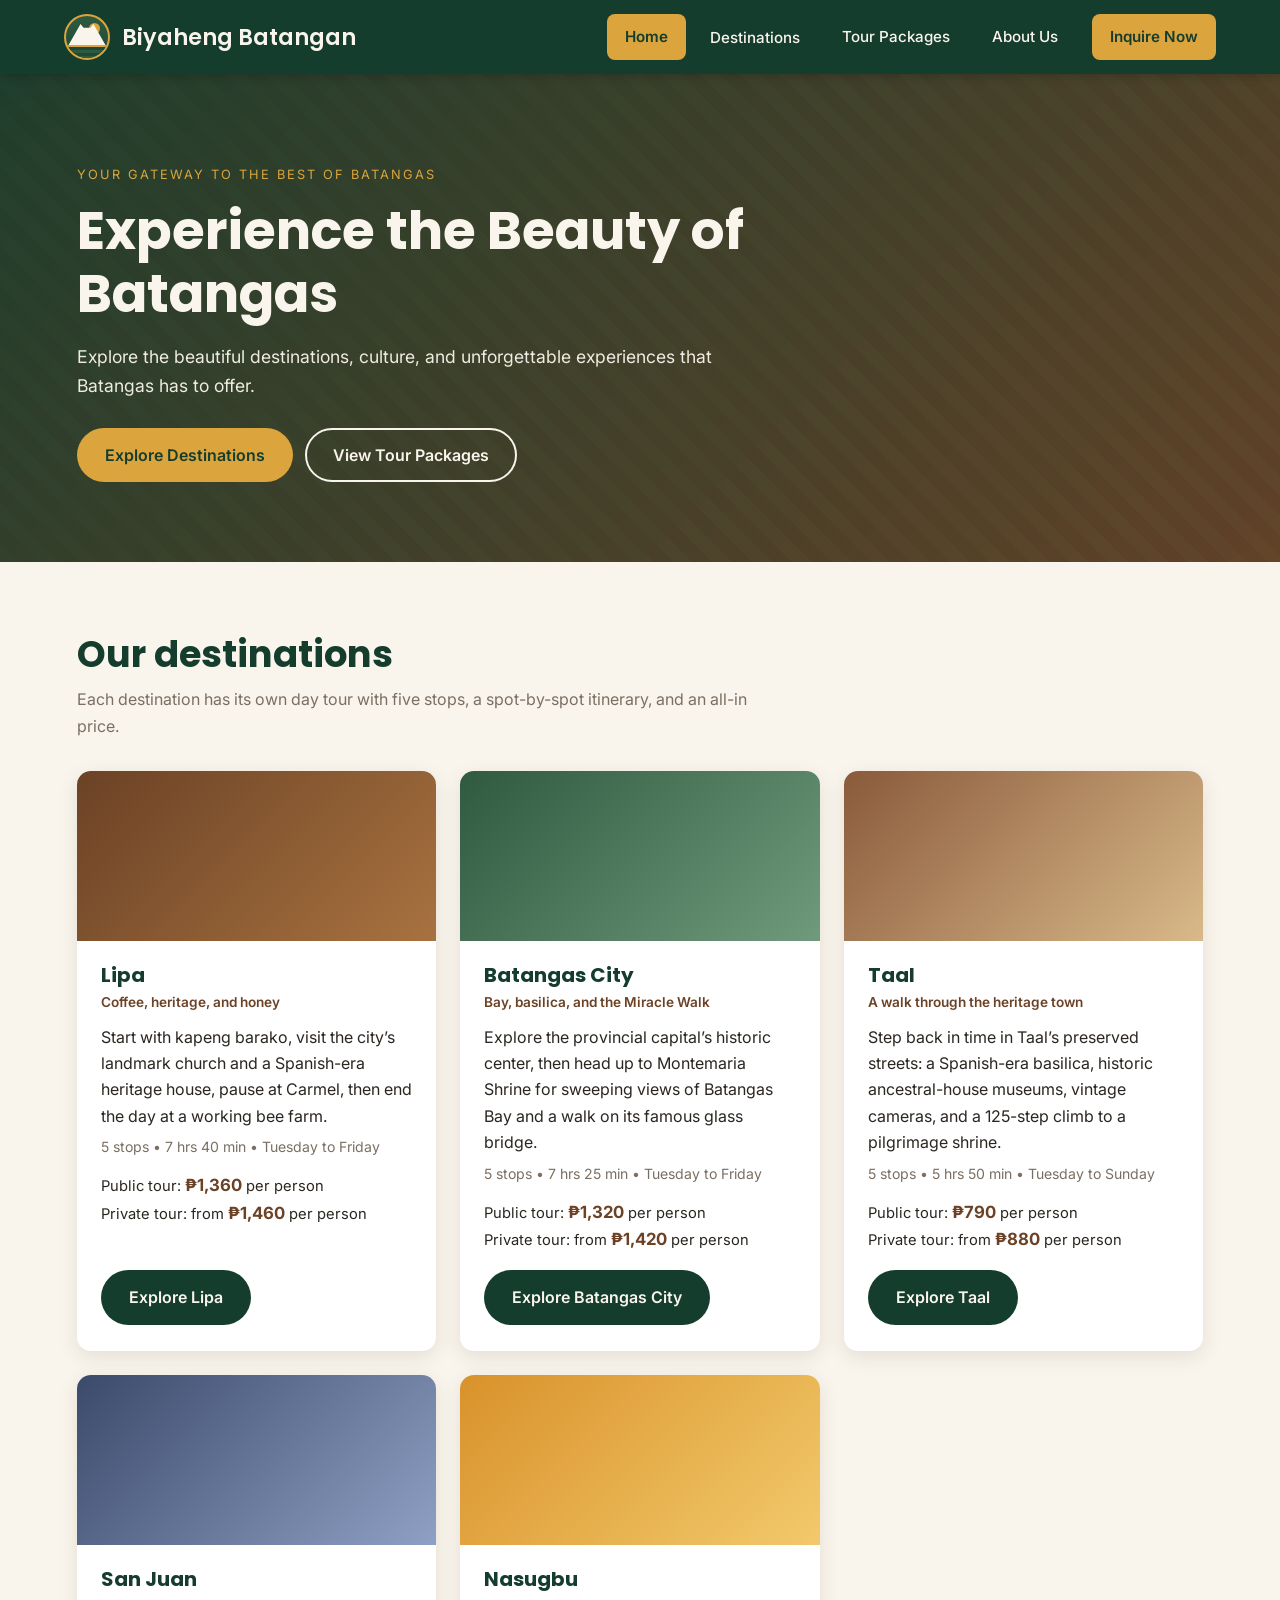
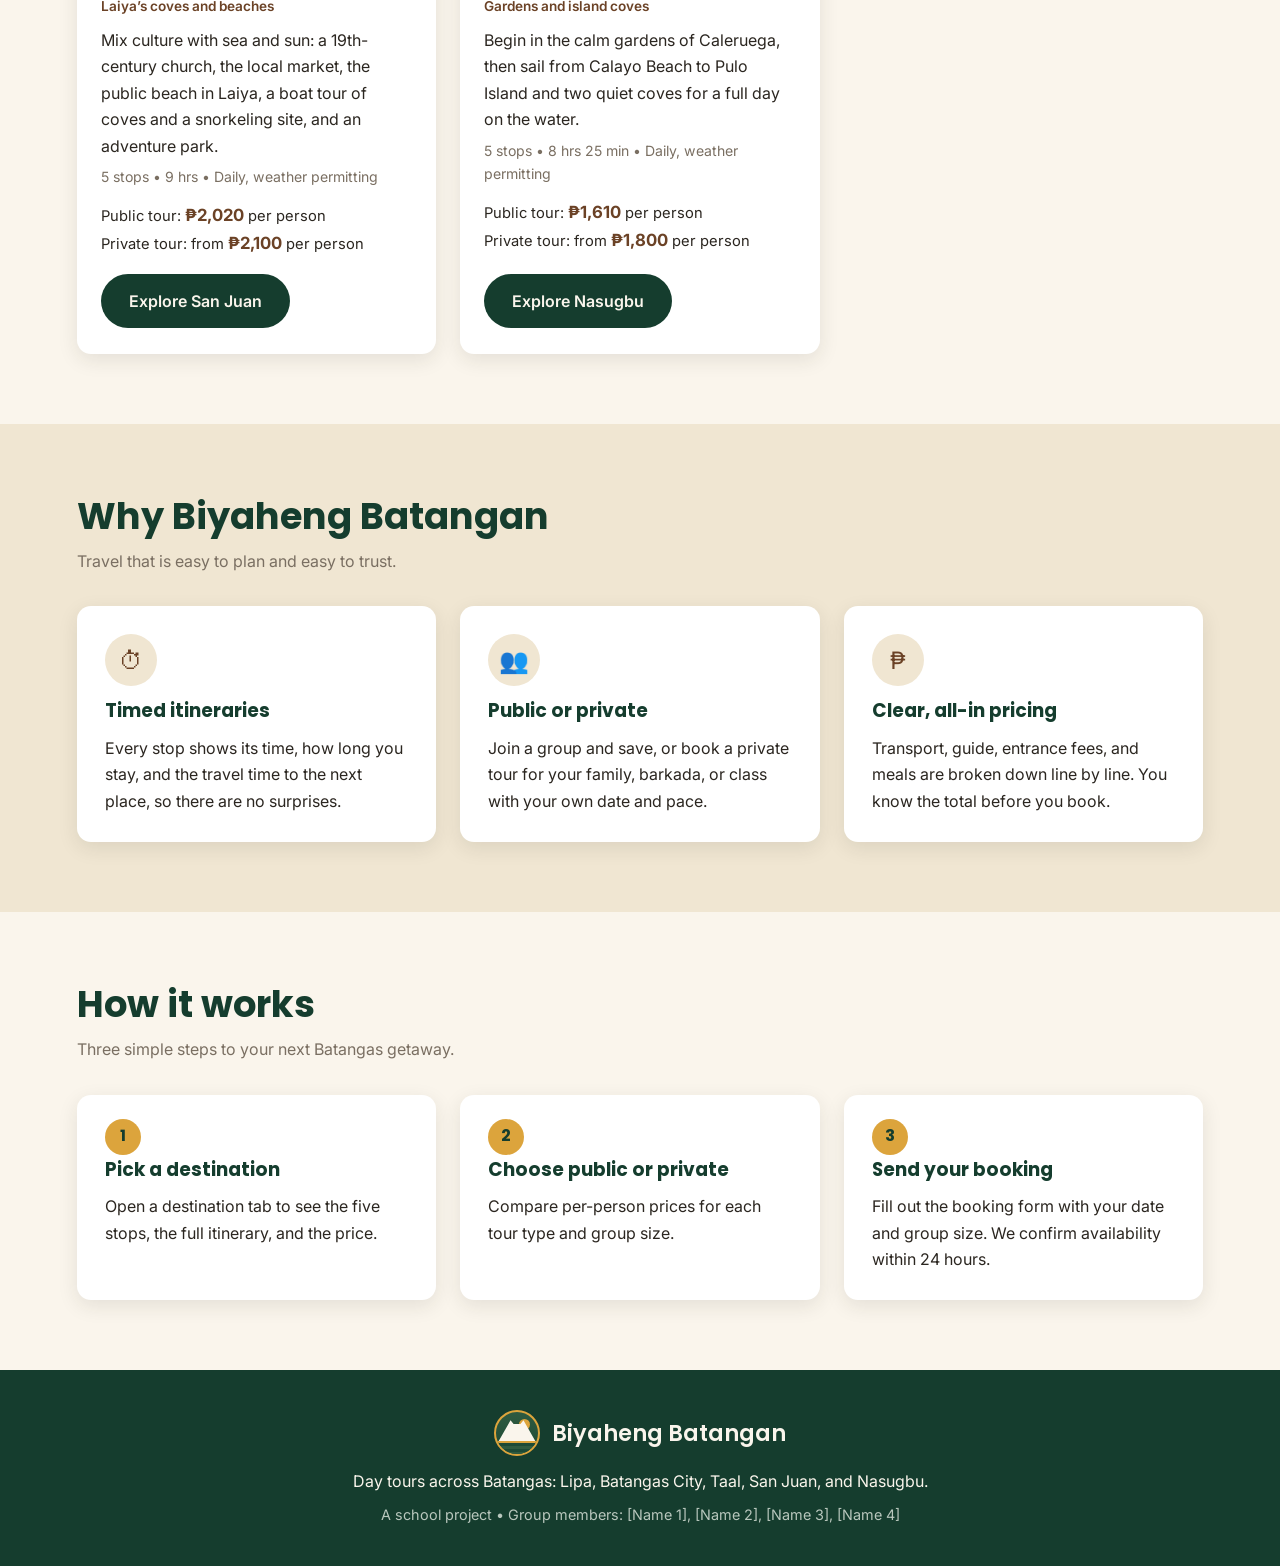
<file: index.html>
<!DOCTYPE html>
<html lang="en">
<head>
  <meta charset="UTF-8">
  <meta name="viewport" content="width=device-width, initial-scale=1.0">
  <title>Biyaheng Batangan | Day Tours in Batangas</title>
  <meta name="description" content="Biyaheng Batangan offers public and private day tours in Lipa, Batangas City, Taal, San Juan, and Nasugbu.">
  <link rel="preconnect" href="https://fonts.googleapis.com">
  <link rel="preconnect" href="https://fonts.gstatic.com" crossorigin>
  <link href="https://fonts.googleapis.com/css2?family=Inter:wght@400;500;600&family=Poppins:wght@500;600;700&display=swap" rel="stylesheet">
  <link rel="stylesheet" href="style.css">
</head>
<body>
  <header class="site-header">
    <div class="header-inner">
      <a class="brand" href="index.html">
        <span class="logo-mark" aria-hidden="true"><span class="sun"></span><span class="volcano"></span><span class="lake"></span></span>
        <span class="brand-text">Biyaheng Batangan</span>
      </a>
      <nav class="nav" aria-label="Main">
      <a class="active" href="index.html" aria-current="page">Home</a>
      <div class="dropdown">
        <a href="destinations.html">Destinations</a>
        <div class="dropdown-menu">
          <a href="lipa.html">Lipa</a>
          <a href="batangas-city.html">Batangas City</a>
          <a href="taal.html">Taal</a>
          <a href="san-juan.html">San Juan</a>
          <a href="nasugbu.html">Nasugbu</a>
        </div>
      </div>
      <a href="packages.html">Tour Packages</a>
      <a href="about.html">About Us</a>
      <a class="cta" href="inquire.html">Inquire Now</a>
      </nav>
    </div>
  </header>

  <main>

    <section class="hero">
      <div class="hero-inner">
        <p class="eyebrow">Your Gateway to the Best of Batangas</p>
        <h1>Experience the Beauty of Batangas</h1>
        <p class="lead">Explore the beautiful destinations, culture, and unforgettable experiences that Batangas has to offer.</p>
        <div class="hero-buttons">
          <a class="btn btn-primary" href="destinations.html">Explore Destinations</a>
          <a class="btn btn-ghost" href="packages.html">View Tour Packages</a>
        </div>
      </div>
    </section>

    <section class="section">
      <h2>Our destinations</h2>
      <p class="section-intro">Each destination has its own day tour with five stops, a spot-by-spot itinerary, and an all-in price.</p>
      <div class="card-grid">
        <article class="card dest">
          <div class="photo photo-1" role="img" aria-label="Photo placeholder: Lipa"></div>
          <div class="card-body">
            <h3>Lipa</h3>
            <p class="meta">Coffee, heritage, and honey</p>
            <p>Start with kapeng barako, visit the city’s landmark church and a Spanish-era heritage house, pause at Carmel, then end the day at a working bee farm.</p>
            <p class="dest-facts">5 stops &bull; 7 hrs 40 min &bull; Tuesday to Friday</p>
            <p class="dest-prices">
              <span>Public tour: <strong>₱1,360</strong> per person</span>
              <span>Private tour: from <strong>₱1,460</strong> per person</span>
            </p>
            <a class="btn btn-dark" href="lipa.html">Explore Lipa</a>
          </div>
        </article>

        <article class="card dest">
          <div class="photo photo-2" role="img" aria-label="Photo placeholder: Batangas City"></div>
          <div class="card-body">
            <h3>Batangas City</h3>
            <p class="meta">Bay, basilica, and the Miracle Walk</p>
            <p>Explore the provincial capital’s historic center, then head up to Montemaria Shrine for sweeping views of Batangas Bay and a walk on its famous glass bridge.</p>
            <p class="dest-facts">5 stops &bull; 7 hrs 25 min &bull; Tuesday to Friday</p>
            <p class="dest-prices">
              <span>Public tour: <strong>₱1,320</strong> per person</span>
              <span>Private tour: from <strong>₱1,420</strong> per person</span>
            </p>
            <a class="btn btn-dark" href="batangas-city.html">Explore Batangas City</a>
          </div>
        </article>

        <article class="card dest">
          <div class="photo photo-3" role="img" aria-label="Photo placeholder: Taal"></div>
          <div class="card-body">
            <h3>Taal</h3>
            <p class="meta">A walk through the heritage town</p>
            <p>Step back in time in Taal’s preserved streets: a Spanish-era basilica, historic ancestral-house museums, vintage cameras, and a 125-step climb to a pilgrimage shrine.</p>
            <p class="dest-facts">5 stops &bull; 5 hrs 50 min &bull; Tuesday to Sunday</p>
            <p class="dest-prices">
              <span>Public tour: <strong>₱790</strong> per person</span>
              <span>Private tour: from <strong>₱880</strong> per person</span>
            </p>
            <a class="btn btn-dark" href="taal.html">Explore Taal</a>
          </div>
        </article>

        <article class="card dest">
          <div class="photo photo-4" role="img" aria-label="Photo placeholder: San Juan"></div>
          <div class="card-body">
            <h3>San Juan</h3>
            <p class="meta">Laiya’s coves and beaches</p>
            <p>Mix culture with sea and sun: a 19th-century church, the local market, the public beach in Laiya, a boat tour of coves and a snorkeling site, and an adventure park.</p>
            <p class="dest-facts">5 stops &bull; 9 hrs &bull; Daily, weather permitting</p>
            <p class="dest-prices">
              <span>Public tour: <strong>₱2,020</strong> per person</span>
              <span>Private tour: from <strong>₱2,100</strong> per person</span>
            </p>
            <a class="btn btn-dark" href="san-juan.html">Explore San Juan</a>
          </div>
        </article>

        <article class="card dest">
          <div class="photo photo-5" role="img" aria-label="Photo placeholder: Nasugbu"></div>
          <div class="card-body">
            <h3>Nasugbu</h3>
            <p class="meta">Gardens and island coves</p>
            <p>Begin in the calm gardens of Caleruega, then sail from Calayo Beach to Pulo Island and two quiet coves for a full day on the water.</p>
            <p class="dest-facts">5 stops &bull; 8 hrs 25 min &bull; Daily, weather permitting</p>
            <p class="dest-prices">
              <span>Public tour: <strong>₱1,610</strong> per person</span>
              <span>Private tour: from <strong>₱1,800</strong> per person</span>
            </p>
            <a class="btn btn-dark" href="nasugbu.html">Explore Nasugbu</a>
          </div>
        </article>
      </div>
    </section>

    <section class="section alt">
      <h2>Why Biyaheng Batangan</h2>
      <p class="section-intro">Travel that is easy to plan and easy to trust.</p>
      <div class="card-grid">
        <article class="card feature">
          <div class="icon">&#9201;</div>
          <h3>Timed itineraries</h3>
          <p>Every stop shows its time, how long you stay, and the travel time to the next place, so there are no surprises.</p>
        </article>
        <article class="card feature">
          <div class="icon">&#128101;</div>
          <h3>Public or private</h3>
          <p>Join a group and save, or book a private tour for your family, barkada, or class with your own date and pace.</p>
        </article>
        <article class="card feature">
          <div class="icon">&#8369;</div>
          <h3>Clear, all-in pricing</h3>
          <p>Transport, guide, entrance fees, and meals are broken down line by line. You know the total before you book.</p>
        </article>
      </div>
    </section>

    <section class="section">
      <h2>How it works</h2>
      <p class="section-intro">Three simple steps to your next Batangas getaway.</p>
      <div class="card-grid steps">
        <article class="card step">
          <h3>Pick a destination</h3>
          <p>Open a destination tab to see the five stops, the full itinerary, and the price.</p>
        </article>
        <article class="card step">
          <h3>Choose public or private</h3>
          <p>Compare per-person prices for each tour type and group size.</p>
        </article>
        <article class="card step">
          <h3>Send your booking</h3>
          <p>Fill out the booking form with your date and group size. We confirm availability within 24 hours.</p>
        </article>
      </div>
    </section>

  </main>

  <footer class="site-footer">
    <a class="brand" href="index.html">
      <span class="logo-mark" aria-hidden="true"><span class="sun"></span><span class="volcano"></span><span class="lake"></span></span>
      <span class="brand-text">Biyaheng Batangan</span>
    </a>
    <p>Day tours across Batangas: Lipa, Batangas City, Taal, San Juan, and Nasugbu.</p>
    <p class="muted">A school project &bull; Group members: [Name 1], [Name 2], [Name 3], [Name 4]</p>
  </footer>

</body>
</html>
</file>
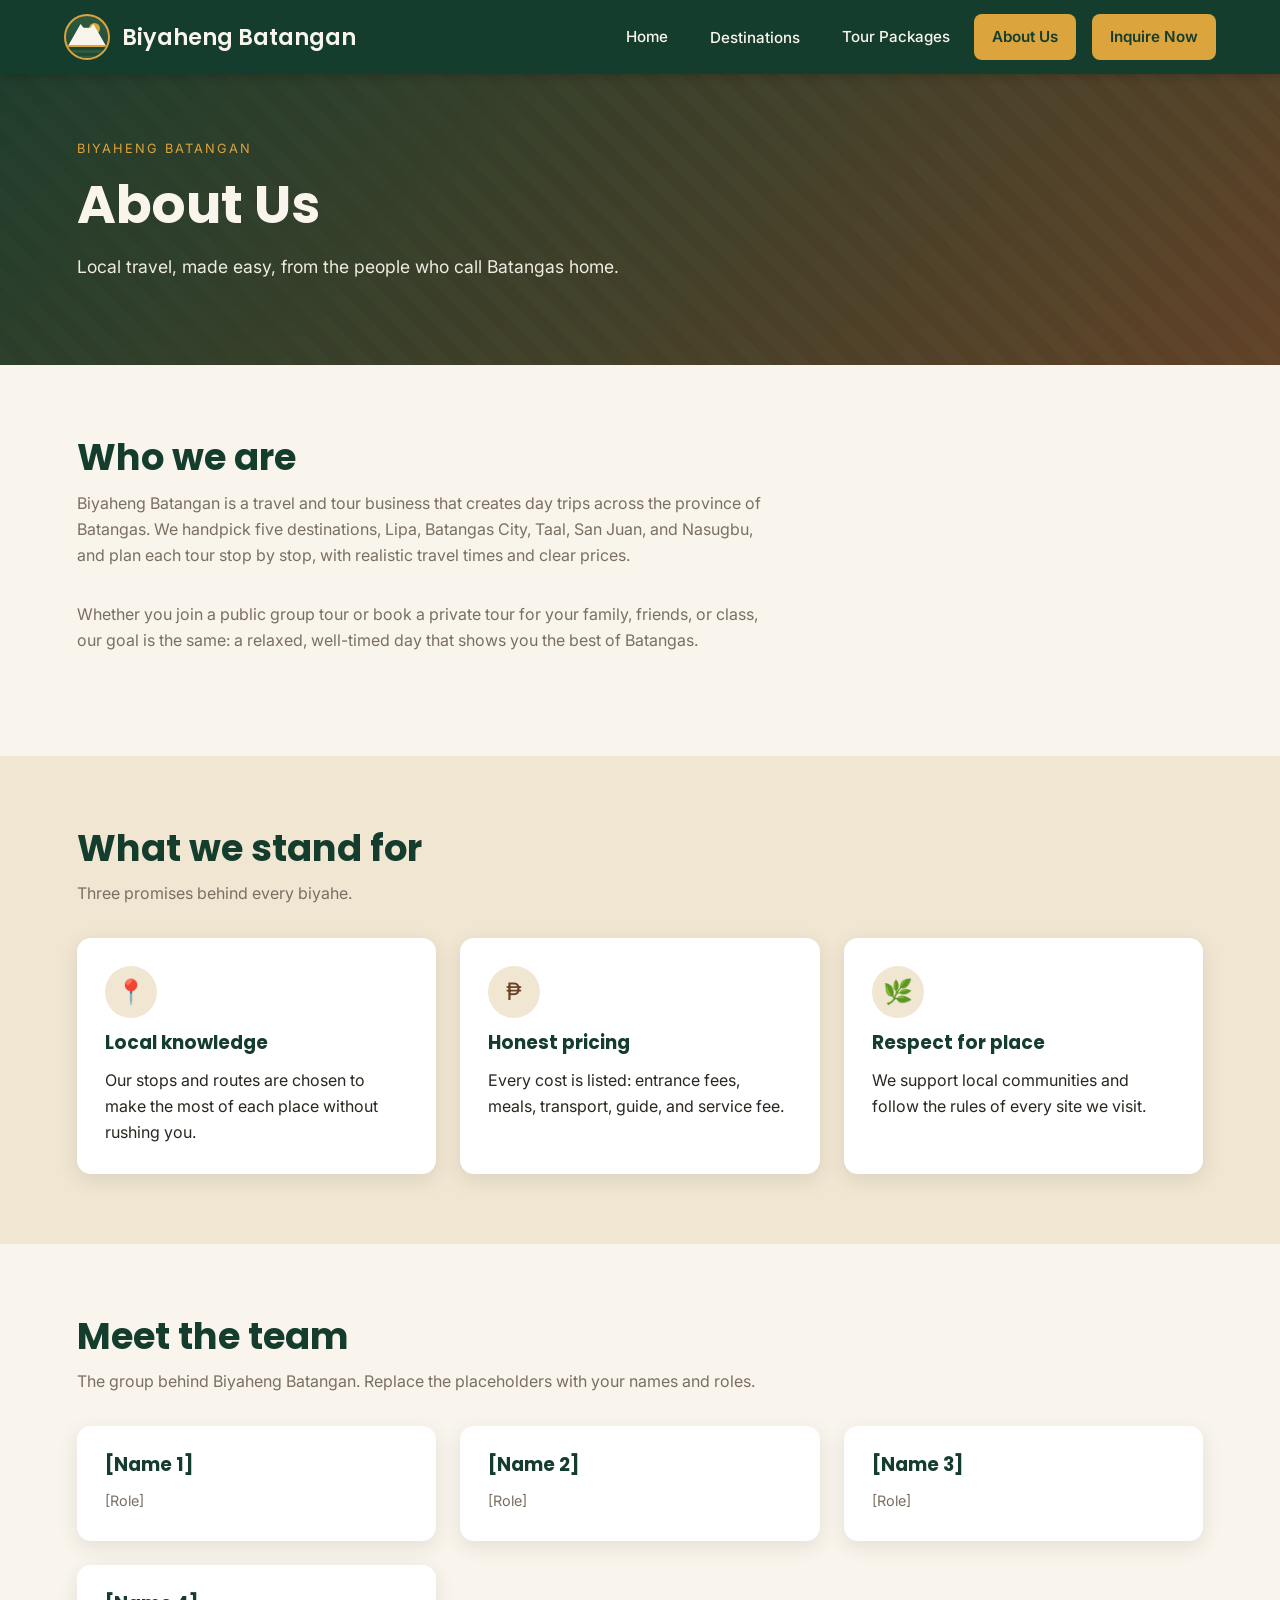
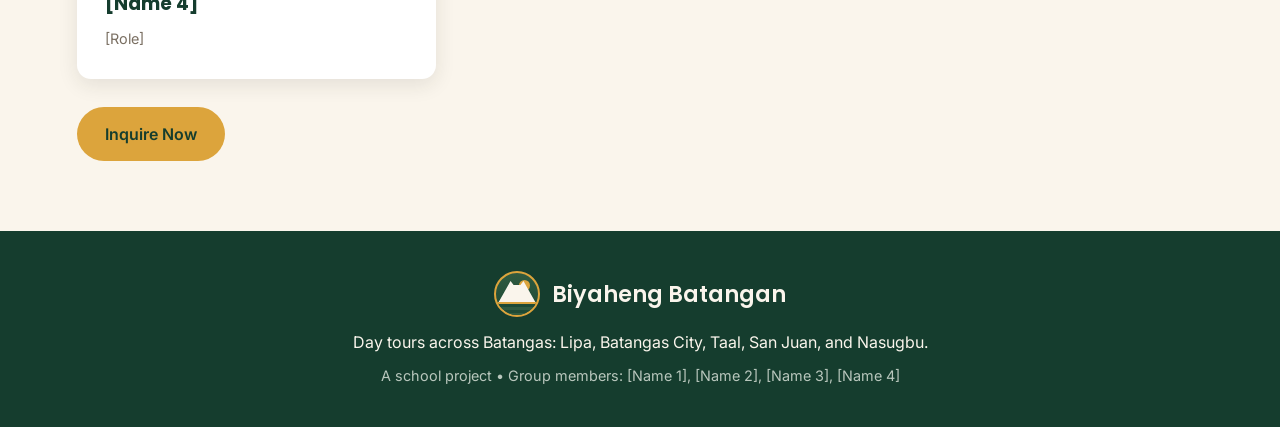
<file: about.html>
<!DOCTYPE html>
<html lang="en">
<head>
  <meta charset="UTF-8">
  <meta name="viewport" content="width=device-width, initial-scale=1.0">
  <title>About Us | Biyaheng Batangan</title>
  <meta name="description" content="About Biyaheng Batangan, a day tour business showcasing five destinations in Batangas.">
  <link rel="preconnect" href="https://fonts.googleapis.com">
  <link rel="preconnect" href="https://fonts.gstatic.com" crossorigin>
  <link href="https://fonts.googleapis.com/css2?family=Inter:wght@400;500;600&family=Poppins:wght@500;600;700&display=swap" rel="stylesheet">
  <link rel="stylesheet" href="style.css">
</head>
<body>
  <header class="site-header">
    <div class="header-inner">
      <a class="brand" href="index.html">
        <span class="logo-mark" aria-hidden="true"><span class="sun"></span><span class="volcano"></span><span class="lake"></span></span>
        <span class="brand-text">Biyaheng Batangan</span>
      </a>
      <nav class="nav" aria-label="Main">
      <a href="index.html">Home</a>
      <div class="dropdown">
        <a href="destinations.html">Destinations</a>
        <div class="dropdown-menu">
          <a href="lipa.html">Lipa</a>
          <a href="batangas-city.html">Batangas City</a>
          <a href="taal.html">Taal</a>
          <a href="san-juan.html">San Juan</a>
          <a href="nasugbu.html">Nasugbu</a>
        </div>
      </div>
      <a href="packages.html">Tour Packages</a>
      <a class="active" href="about.html" aria-current="page">About Us</a>
      <a class="cta" href="inquire.html">Inquire Now</a>
      </nav>
    </div>
  </header>

  <main>

    <section class="hero small">
      <div class="hero-inner">
        <p class="eyebrow">Biyaheng Batangan</p>
        <h1>About Us</h1>
        <p class="lead">Local travel, made easy, from the people who call Batangas home.</p>
      </div>
    </section>

    <section class="section">
      <h2>Who we are</h2>
      <p class="section-intro">Biyaheng Batangan is a travel and tour business that creates day trips across the province of Batangas. We handpick five destinations, Lipa, Batangas City, Taal, San Juan, and Nasugbu, and plan each tour stop by stop, with realistic travel times and clear prices.</p>
      <p class="section-intro">Whether you join a public group tour or book a private tour for your family, friends, or class, our goal is the same: a relaxed, well-timed day that shows you the best of Batangas.</p>
    </section>

    <section class="section alt">
      <h2>What we stand for</h2>
      <p class="section-intro">Three promises behind every biyahe.</p>
      <div class="card-grid">
        <article class="card feature">
          <div class="icon">&#128205;</div>
          <h3>Local knowledge</h3>
          <p>Our stops and routes are chosen to make the most of each place without rushing you.</p>
        </article>
        <article class="card feature">
          <div class="icon">&#8369;</div>
          <h3>Honest pricing</h3>
          <p>Every cost is listed: entrance fees, meals, transport, guide, and service fee.</p>
        </article>
        <article class="card feature">
          <div class="icon">&#127807;</div>
          <h3>Respect for place</h3>
          <p>We support local communities and follow the rules of every site we visit.</p>
        </article>
      </div>
    </section>

    <section class="section">
      <h2>Meet the team</h2>
      <p class="section-intro">The group behind Biyaheng Batangan. Replace the placeholders with your names and roles.</p>
      <div class="card-grid">
        <article class="card"><h3>[Name 1]</h3><p class="muted">[Role]</p></article>
        <article class="card"><h3>[Name 2]</h3><p class="muted">[Role]</p></article>
        <article class="card"><h3>[Name 3]</h3><p class="muted">[Role]</p></article>
        <article class="card"><h3>[Name 4]</h3><p class="muted">[Role]</p></article>
      </div>
      <p style="margin-top:28px"><a class="btn btn-primary" href="inquire.html">Inquire Now</a></p>
    </section>

  </main>

  <footer class="site-footer">
    <a class="brand" href="index.html">
      <span class="logo-mark" aria-hidden="true"><span class="sun"></span><span class="volcano"></span><span class="lake"></span></span>
      <span class="brand-text">Biyaheng Batangan</span>
    </a>
    <p>Day tours across Batangas: Lipa, Batangas City, Taal, San Juan, and Nasugbu.</p>
    <p class="muted">A school project &bull; Group members: [Name 1], [Name 2], [Name 3], [Name 4]</p>
  </footer>

</body>
</html>
</file>
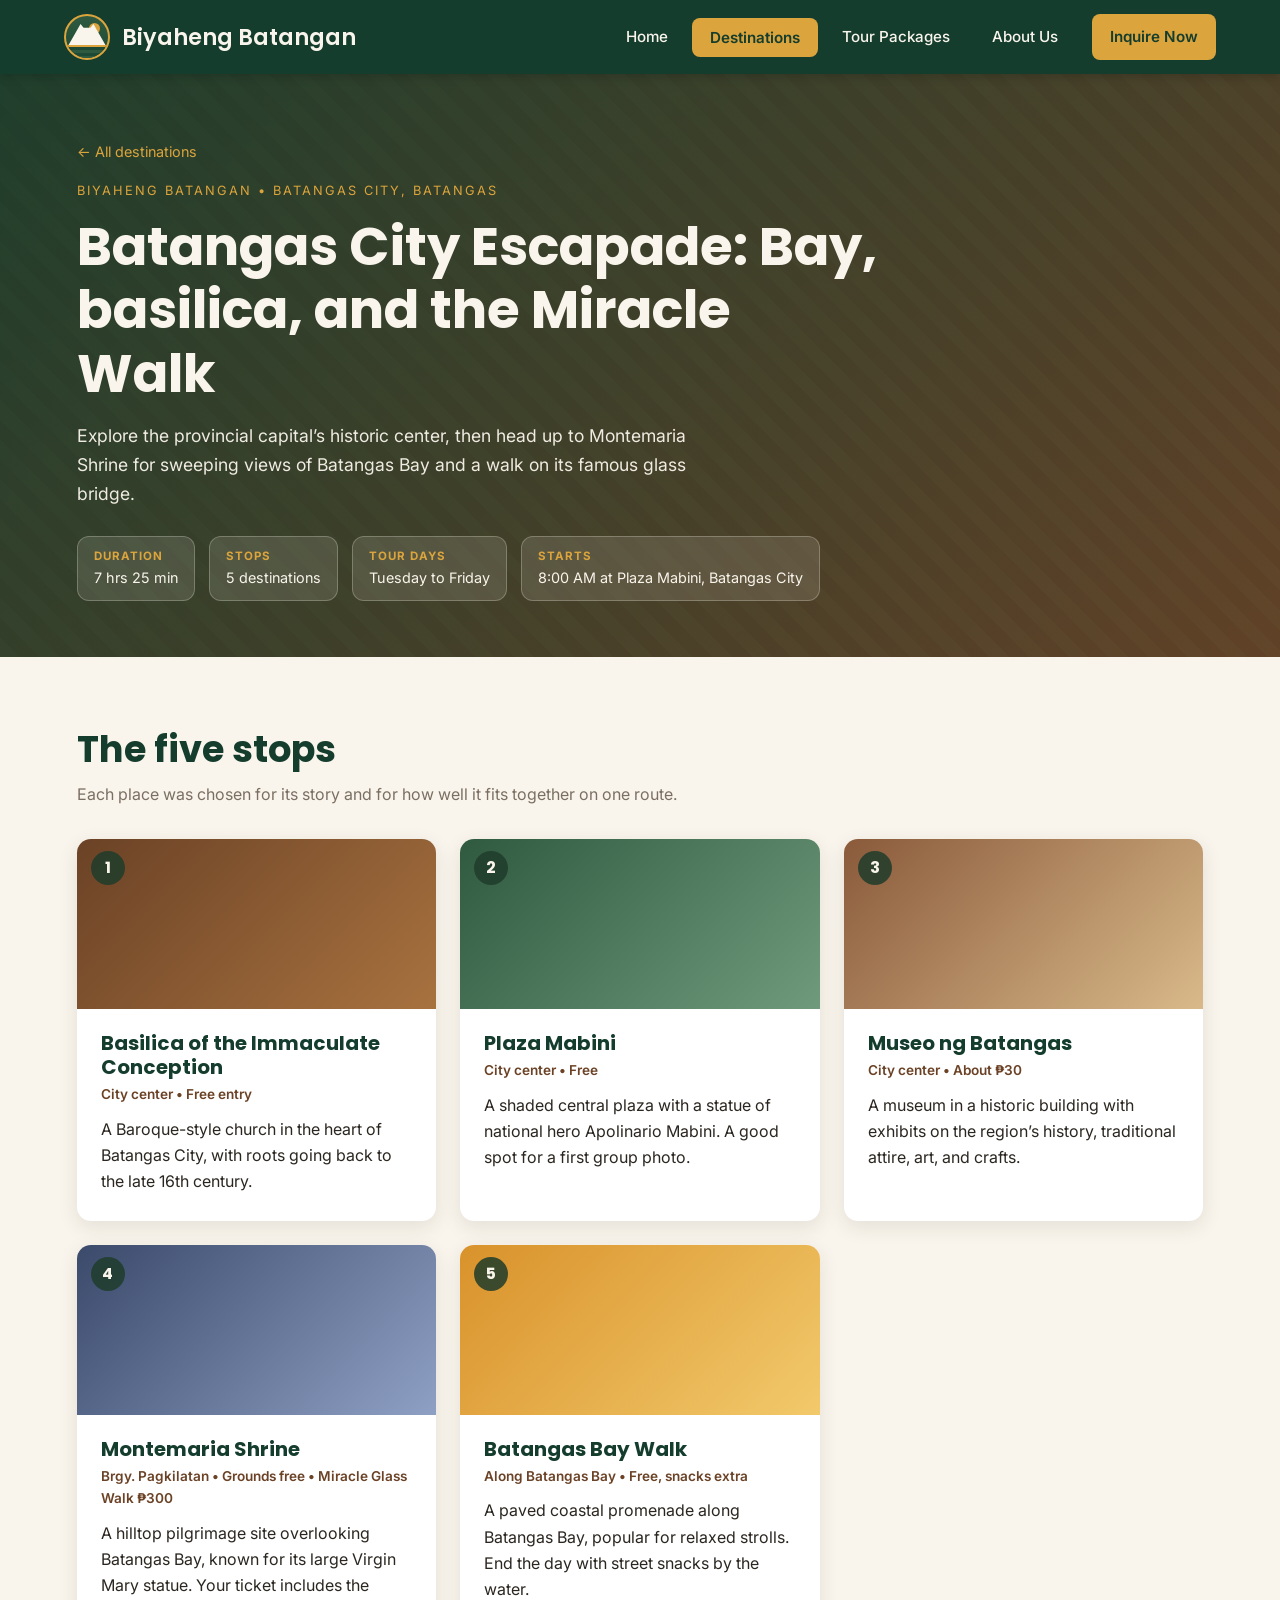
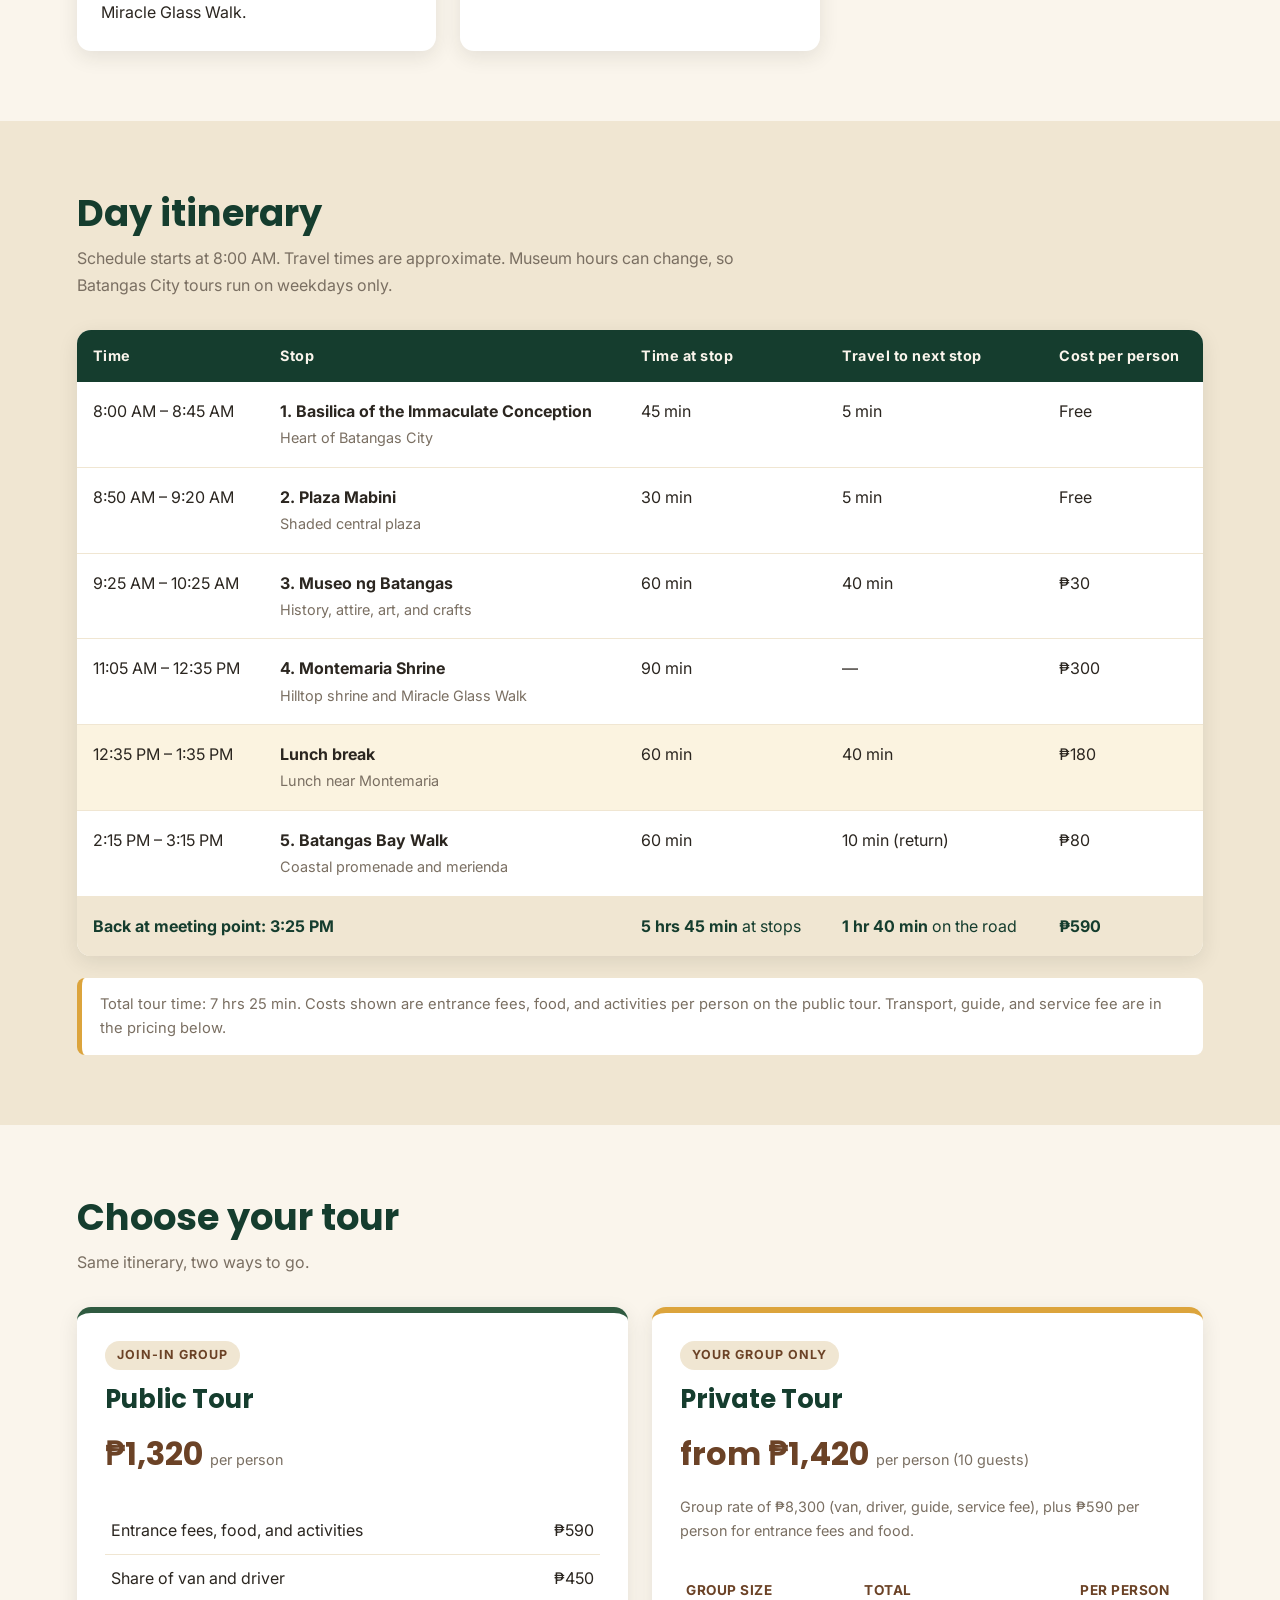
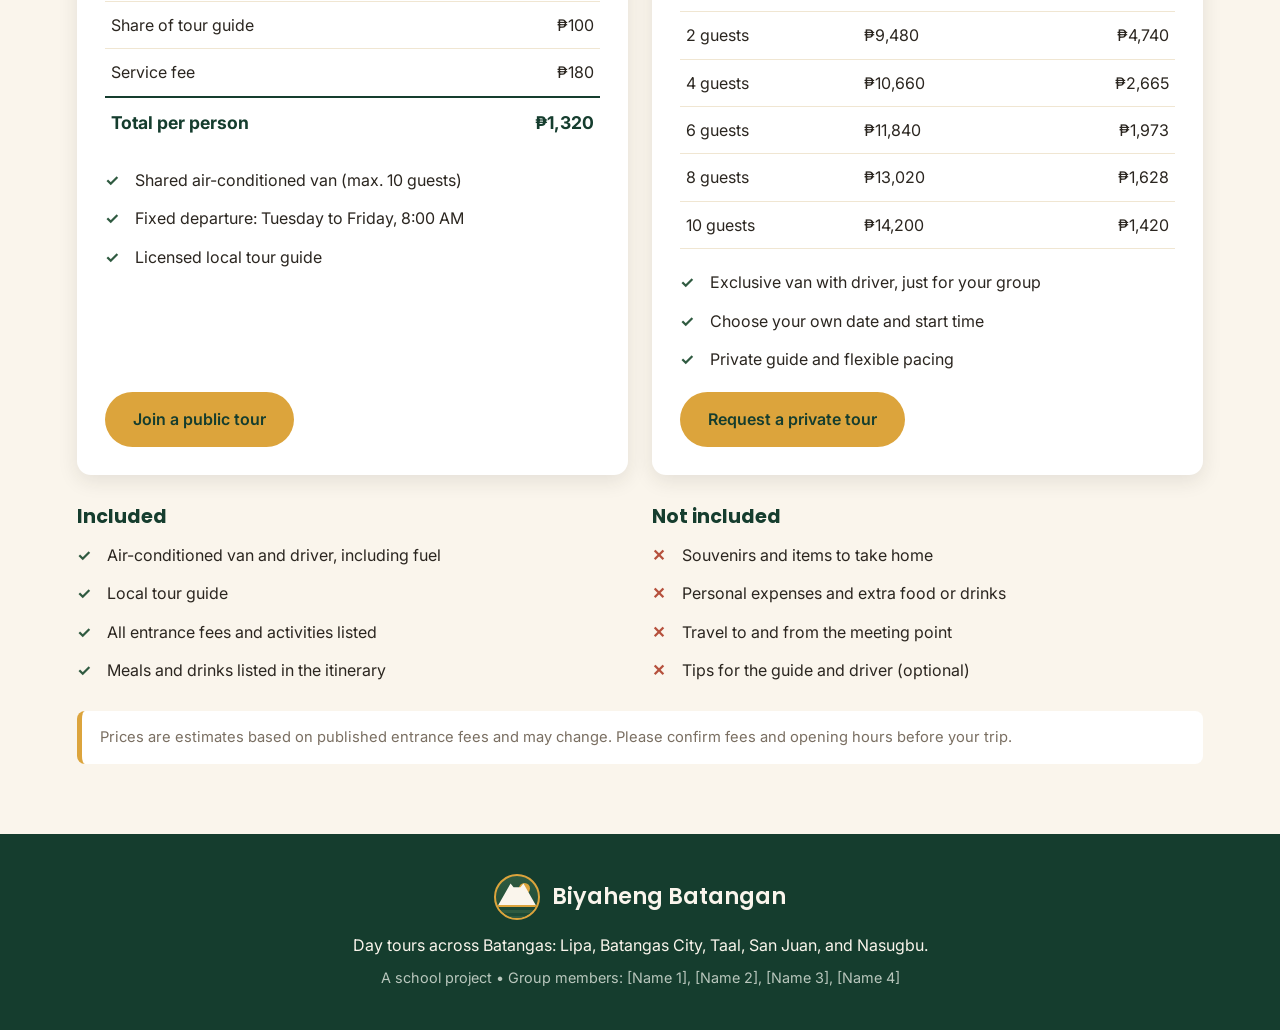
<file: batangas-city.html>
<!DOCTYPE html>
<html lang="en">
<head>
  <meta charset="UTF-8">
  <meta name="viewport" content="width=device-width, initial-scale=1.0">
  <title>Batangas City Escapade | Biyaheng Batangan</title>
  <meta name="description" content="Explore the provincial capital’s historic center, then head up to Montemaria Shrine for sweeping views of Batangas Bay and a walk on its famous glass bridge. Public and private day tour from Biyaheng Batangan.">
  <link rel="preconnect" href="https://fonts.googleapis.com">
  <link rel="preconnect" href="https://fonts.gstatic.com" crossorigin>
  <link href="https://fonts.googleapis.com/css2?family=Inter:wght@400;500;600&family=Poppins:wght@500;600;700&display=swap" rel="stylesheet">
  <link rel="stylesheet" href="style.css">
</head>
<body>
  <header class="site-header">
    <div class="header-inner">
      <a class="brand" href="index.html">
        <span class="logo-mark" aria-hidden="true"><span class="sun"></span><span class="volcano"></span><span class="lake"></span></span>
        <span class="brand-text">Biyaheng Batangan</span>
      </a>
      <nav class="nav" aria-label="Main">
      <a href="index.html">Home</a>
      <div class="dropdown">
        <a class="active" href="destinations.html" aria-current="page">Destinations</a>
        <div class="dropdown-menu">
          <a href="lipa.html">Lipa</a>
          <a class="current" aria-current="page" href="batangas-city.html">Batangas City</a>
          <a href="taal.html">Taal</a>
          <a href="san-juan.html">San Juan</a>
          <a href="nasugbu.html">Nasugbu</a>
        </div>
      </div>
      <a href="packages.html">Tour Packages</a>
      <a href="about.html">About Us</a>
      <a class="cta" href="inquire.html">Inquire Now</a>
      </nav>
    </div>
  </header>

  <main>

    <section class="hero small">
      <div class="hero-inner">
        <a class="back" href="destinations.html">&larr; All destinations</a>
        <p class="eyebrow">Biyaheng Batangan &bull; Batangas City, Batangas</p>
        <h1>Batangas City Escapade: Bay, basilica, and the Miracle Walk</h1>
        <p class="lead">Explore the provincial capital’s historic center, then head up to Montemaria Shrine for sweeping views of Batangas Bay and a walk on its famous glass bridge.</p>
        <div class="facts">
          <div class="fact"><strong>Duration</strong>7 hrs 25 min</div>
          <div class="fact"><strong>Stops</strong>5 destinations</div>
          <div class="fact"><strong>Tour days</strong>Tuesday to Friday</div>
          <div class="fact"><strong>Starts</strong>8:00 AM at Plaza Mabini, Batangas City</div>
        </div>
      </div>
    </section>

    <section class="section">
      <h2>The five stops</h2>
      <p class="section-intro">Each place was chosen for its story and for how well it fits together on one route.</p>
      <div class="card-grid">
        <article class="card dest">
          <div class="photo photo-1" role="img" aria-label="Photo placeholder: Basilica of the Immaculate Conception"><span class="num">1</span></div>
          <div class="card-body">
            <h3>Basilica of the Immaculate Conception</h3>
            <p class="meta">City center • Free entry</p>
            <p>A Baroque-style church in the heart of Batangas City, with roots going back to the late 16th century.</p>
          </div>
        </article>

        <article class="card dest">
          <div class="photo photo-2" role="img" aria-label="Photo placeholder: Plaza Mabini"><span class="num">2</span></div>
          <div class="card-body">
            <h3>Plaza Mabini</h3>
            <p class="meta">City center • Free</p>
            <p>A shaded central plaza with a statue of national hero Apolinario Mabini. A good spot for a first group photo.</p>
          </div>
        </article>

        <article class="card dest">
          <div class="photo photo-3" role="img" aria-label="Photo placeholder: Museo ng Batangas"><span class="num">3</span></div>
          <div class="card-body">
            <h3>Museo ng Batangas</h3>
            <p class="meta">City center • About ₱30</p>
            <p>A museum in a historic building with exhibits on the region’s history, traditional attire, art, and crafts.</p>
          </div>
        </article>

        <article class="card dest">
          <div class="photo photo-4" role="img" aria-label="Photo placeholder: Montemaria Shrine"><span class="num">4</span></div>
          <div class="card-body">
            <h3>Montemaria Shrine</h3>
            <p class="meta">Brgy. Pagkilatan • Grounds free • Miracle Glass Walk ₱300</p>
            <p>A hilltop pilgrimage site overlooking Batangas Bay, known for its large Virgin Mary statue. Your ticket includes the Miracle Glass Walk.</p>
          </div>
        </article>

        <article class="card dest">
          <div class="photo photo-5" role="img" aria-label="Photo placeholder: Batangas Bay Walk"><span class="num">5</span></div>
          <div class="card-body">
            <h3>Batangas Bay Walk</h3>
            <p class="meta">Along Batangas Bay • Free, snacks extra</p>
            <p>A paved coastal promenade along Batangas Bay, popular for relaxed strolls. End the day with street snacks by the water.</p>
          </div>
        </article>
      </div>
    </section>

    <section class="section alt">
      <h2>Day itinerary</h2>
      <p class="section-intro">Schedule starts at 8:00 AM. Travel times are approximate. Museum hours can change, so Batangas City tours run on weekdays only.</p>
      <div class="table-wrap">
        <table class="itinerary">
          <thead>
            <tr>
              <th>Time</th>
              <th>Stop</th>
              <th>Time at stop</th>
              <th>Travel to next stop</th>
              <th>Cost per person</th>
            </tr>
          </thead>
          <tbody>
            <tr>
              <td>8:00 AM &ndash; 8:45 AM</td>
              <td><strong>1. Basilica of the Immaculate Conception</strong><br><span class="muted">Heart of Batangas City</span></td>
              <td>45 min</td>
              <td>5 min</td>
              <td>Free</td>
            </tr>
            <tr>
              <td>8:50 AM &ndash; 9:20 AM</td>
              <td><strong>2. Plaza Mabini</strong><br><span class="muted">Shaded central plaza</span></td>
              <td>30 min</td>
              <td>5 min</td>
              <td>Free</td>
            </tr>
            <tr>
              <td>9:25 AM &ndash; 10:25 AM</td>
              <td><strong>3. Museo ng Batangas</strong><br><span class="muted">History, attire, art, and crafts</span></td>
              <td>60 min</td>
              <td>40 min</td>
              <td>₱30</td>
            </tr>
            <tr>
              <td>11:05 AM &ndash; 12:35 PM</td>
              <td><strong>4. Montemaria Shrine</strong><br><span class="muted">Hilltop shrine and Miracle Glass Walk</span></td>
              <td>90 min</td>
              <td>—</td>
              <td>₱300</td>
            </tr>
            <tr class="break">
              <td>12:35 PM &ndash; 1:35 PM</td>
              <td><strong>Lunch break</strong><br><span class="muted">Lunch near Montemaria</span></td>
              <td>60 min</td>
              <td>40 min</td>
              <td>₱180</td>
            </tr>
            <tr>
              <td>2:15 PM &ndash; 3:15 PM</td>
              <td><strong>5. Batangas Bay Walk</strong><br><span class="muted">Coastal promenade and merienda</span></td>
              <td>60 min</td>
              <td>10 min (return)</td>
              <td>₱80</td>
            </tr>
          </tbody>
          <tfoot>
            <tr>
              <td colspan="2"><strong>Back at meeting point: 3:25 PM</strong></td>
              <td><strong>5 hrs 45 min</strong> at stops</td>
              <td><strong>1 hr 40 min</strong> on the road</td>
              <td><strong>₱590</strong></td>
            </tr>
          </tfoot>
        </table>
      </div>
      <p class="note">Total tour time: 7 hrs 25 min. Costs shown are entrance fees, food, and activities per person on the public tour. Transport, guide, and service fee are in the pricing below.</p>
    </section>

    <section class="section">
      <h2>Choose your tour</h2>
      <p class="section-intro">Same itinerary, two ways to go.</p>

      <div class="card-grid two">
        <article class="card tour-card">
          <p class="tag">Join-in group</p>
          <h3>Public Tour</h3>
          <p class="price">₱1,320 <small>per person</small></p>
          <table class="mini">
            <tr><td>Entrance fees, food, and activities</td><td>₱590</td></tr>
            <tr><td>Share of van and driver</td><td>₱450</td></tr>
            <tr><td>Share of tour guide</td><td>₱100</td></tr>
            <tr><td>Service fee</td><td>₱180</td></tr>
            <tr class="total"><td>Total per person</td><td>₱1,320</td></tr>
          </table>
          <ul class="check-list">
            <li>Shared air-conditioned van (max. 10 guests)</li>
            <li>Fixed departure: Tuesday to Friday, 8:00 AM</li>
            <li>Licensed local tour guide</li>
          </ul>
          <a class="btn btn-primary" href="inquire.html">Join a public tour</a>
        </article>

        <article class="card tour-card featured">
          <p class="tag">Your group only</p>
          <h3>Private Tour</h3>
          <p class="price">from ₱1,420 <small>per person (10 guests)</small></p>
          <p class="muted">Group rate of ₱8,300 (van, driver, guide, service fee), plus ₱590 per person for entrance fees and food.</p>
          <table class="mini">
            <thead>
              <tr><th>Group size</th><th>Total</th><th>Per person</th></tr>
            </thead>
            <tbody>
              <tr><td>2 guests</td><td>₱9,480</td><td>₱4,740</td></tr>
              <tr><td>4 guests</td><td>₱10,660</td><td>₱2,665</td></tr>
              <tr><td>6 guests</td><td>₱11,840</td><td>₱1,973</td></tr>
              <tr><td>8 guests</td><td>₱13,020</td><td>₱1,628</td></tr>
              <tr><td>10 guests</td><td>₱14,200</td><td>₱1,420</td></tr>
            </tbody>
          </table>
          <ul class="check-list">
            <li>Exclusive van with driver, just for your group</li>
            <li>Choose your own date and start time</li>
            <li>Private guide and flexible pacing</li>
          </ul>
          <a class="btn btn-primary" href="inquire.html">Request a private tour</a>
        </article>
      </div>

      <div class="card-grid two inclusions">
        <div>
          <h3>Included</h3>
          <ul class="check-list">
            <li>Air-conditioned van and driver, including fuel</li>
            <li>Local tour guide</li>
            <li>All entrance fees and activities listed</li>
            <li>Meals and drinks listed in the itinerary</li>
          </ul>
        </div>
        <div>
          <h3>Not included</h3>
          <ul class="x-list">
            <li>Souvenirs and items to take home</li>
            <li>Personal expenses and extra food or drinks</li>
            <li>Travel to and from the meeting point</li>
            <li>Tips for the guide and driver (optional)</li>
          </ul>
        </div>
      </div>

      <p class="note">Prices are estimates based on published entrance fees and may change. Please confirm fees and opening hours before your trip.</p>
    </section>

  </main>

  <footer class="site-footer">
    <a class="brand" href="index.html">
      <span class="logo-mark" aria-hidden="true"><span class="sun"></span><span class="volcano"></span><span class="lake"></span></span>
      <span class="brand-text">Biyaheng Batangan</span>
    </a>
    <p>Day tours across Batangas: Lipa, Batangas City, Taal, San Juan, and Nasugbu.</p>
    <p class="muted">A school project &bull; Group members: [Name 1], [Name 2], [Name 3], [Name 4]</p>
  </footer>

</body>
</html>
</file>
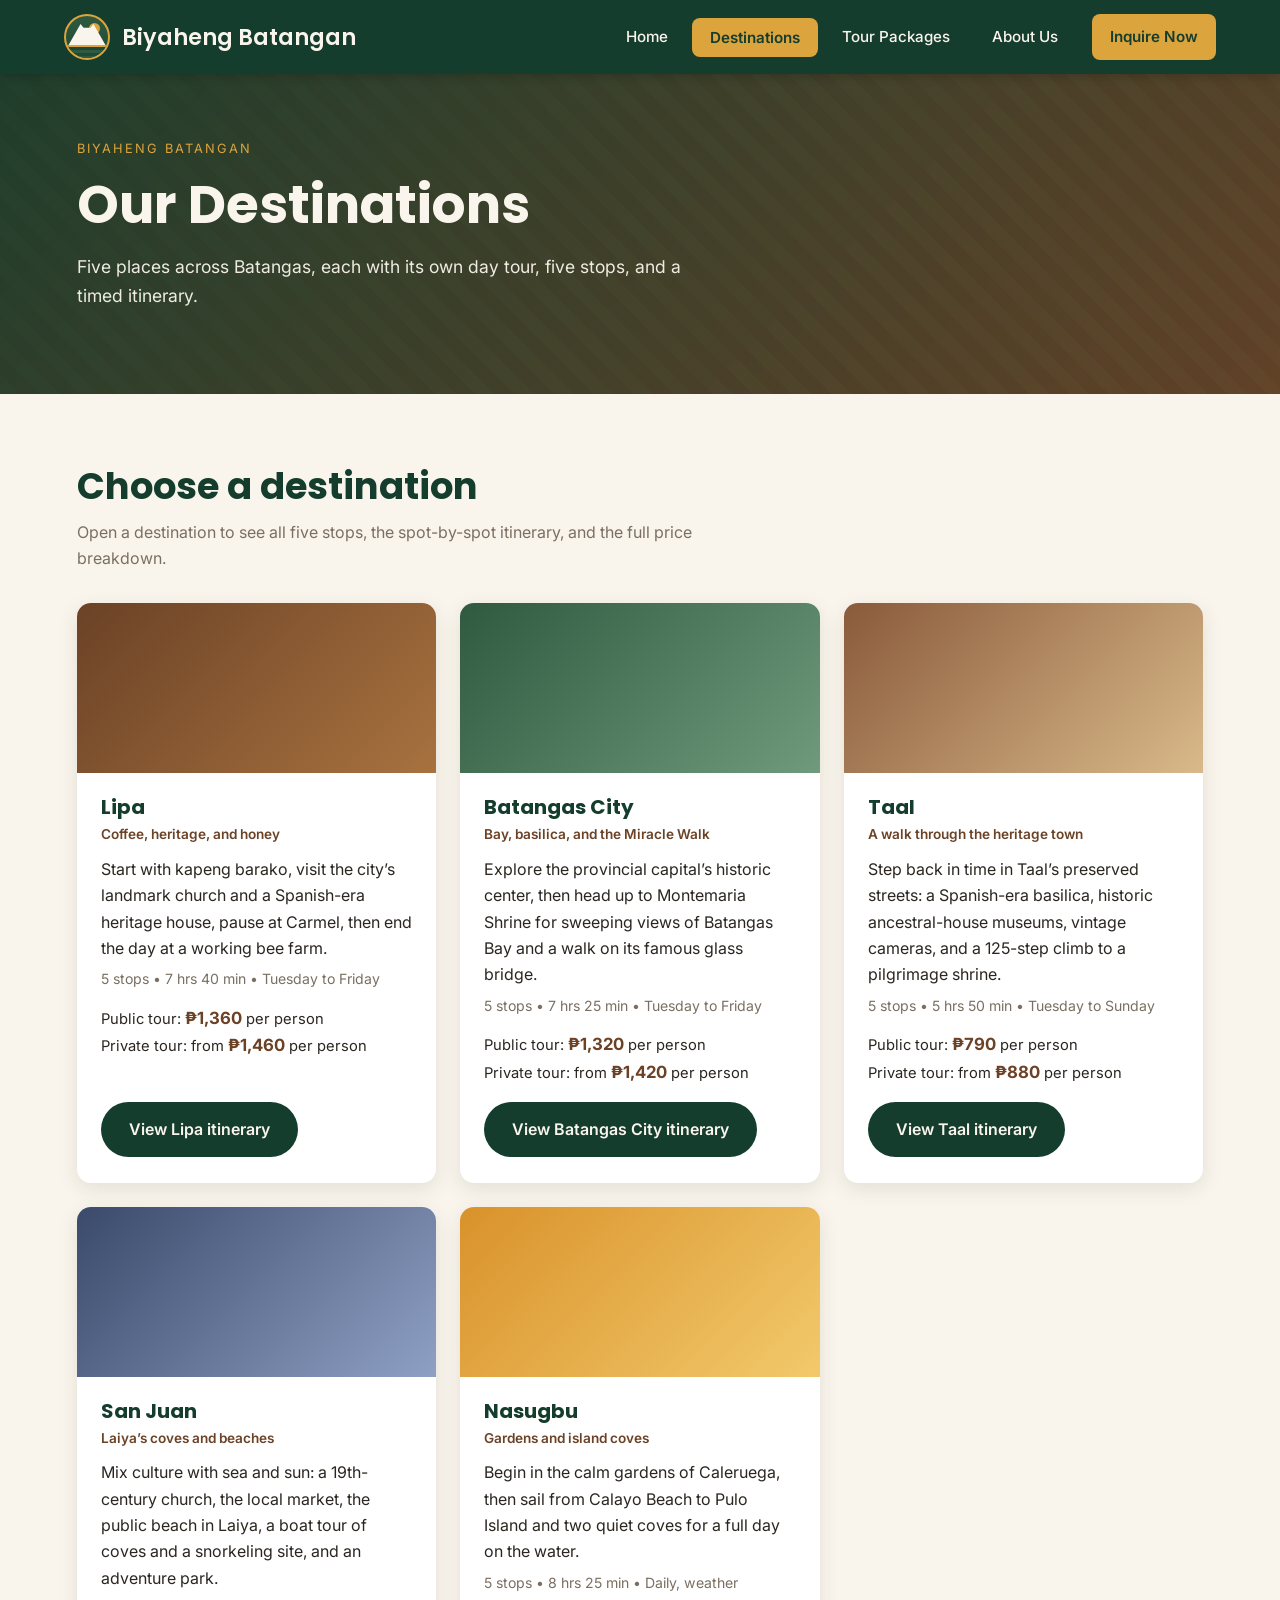
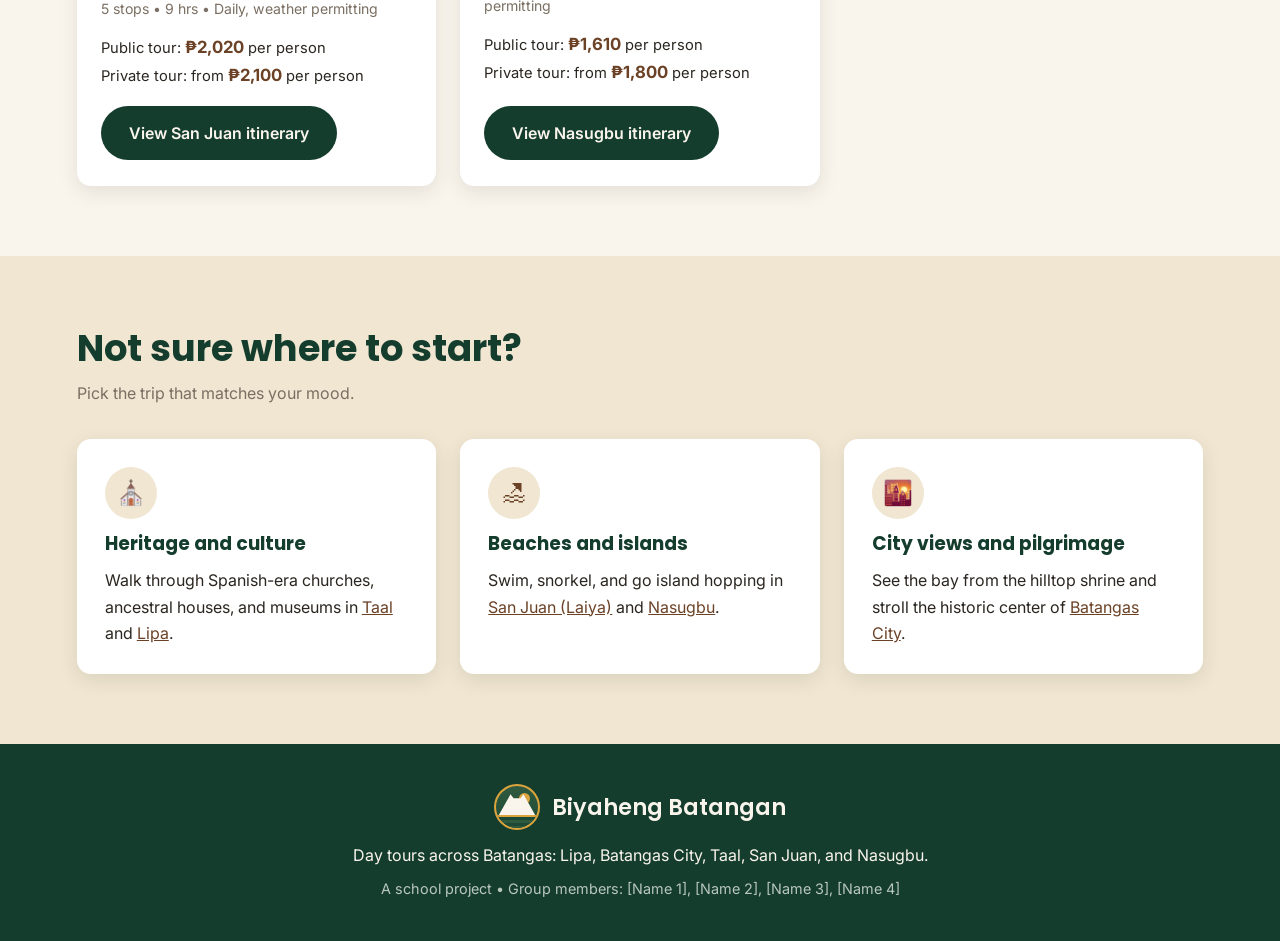
<file: destinations.html>
<!DOCTYPE html>
<html lang="en">
<head>
  <meta charset="UTF-8">
  <meta name="viewport" content="width=device-width, initial-scale=1.0">
  <title>Destinations | Biyaheng Batangan</title>
  <meta name="description" content="Five Batangas destinations with public and private day tours.">
  <link rel="preconnect" href="https://fonts.googleapis.com">
  <link rel="preconnect" href="https://fonts.gstatic.com" crossorigin>
  <link href="https://fonts.googleapis.com/css2?family=Inter:wght@400;500;600&family=Poppins:wght@500;600;700&display=swap" rel="stylesheet">
  <link rel="stylesheet" href="style.css">
</head>
<body>
  <header class="site-header">
    <div class="header-inner">
      <a class="brand" href="index.html">
        <span class="logo-mark" aria-hidden="true"><span class="sun"></span><span class="volcano"></span><span class="lake"></span></span>
        <span class="brand-text">Biyaheng Batangan</span>
      </a>
      <nav class="nav" aria-label="Main">
      <a href="index.html">Home</a>
      <div class="dropdown">
        <a class="active" href="destinations.html" aria-current="page">Destinations</a>
        <div class="dropdown-menu">
          <a href="lipa.html">Lipa</a>
          <a href="batangas-city.html">Batangas City</a>
          <a href="taal.html">Taal</a>
          <a href="san-juan.html">San Juan</a>
          <a href="nasugbu.html">Nasugbu</a>
        </div>
      </div>
      <a href="packages.html">Tour Packages</a>
      <a href="about.html">About Us</a>
      <a class="cta" href="inquire.html">Inquire Now</a>
      </nav>
    </div>
  </header>

  <main>

    <section class="hero small">
      <div class="hero-inner">
        <p class="eyebrow">Biyaheng Batangan</p>
        <h1>Our Destinations</h1>
        <p class="lead">Five places across Batangas, each with its own day tour, five stops, and a timed itinerary.</p>
      </div>
    </section>

    <section class="section">
      <h2>Choose a destination</h2>
      <p class="section-intro">Open a destination to see all five stops, the spot-by-spot itinerary, and the full price breakdown.</p>
      <div class="card-grid">
        <article class="card dest">
          <div class="photo photo-1" role="img" aria-label="Photo placeholder: Lipa"></div>
          <div class="card-body">
            <h3>Lipa</h3>
            <p class="meta">Coffee, heritage, and honey</p>
            <p>Start with kapeng barako, visit the city’s landmark church and a Spanish-era heritage house, pause at Carmel, then end the day at a working bee farm.</p>
            <p class="dest-facts">5 stops &bull; 7 hrs 40 min &bull; Tuesday to Friday</p>
            <p class="dest-prices">
              <span>Public tour: <strong>₱1,360</strong> per person</span>
              <span>Private tour: from <strong>₱1,460</strong> per person</span>
            </p>
            <a class="btn btn-dark" href="lipa.html">View Lipa itinerary</a>
          </div>
        </article>

        <article class="card dest">
          <div class="photo photo-2" role="img" aria-label="Photo placeholder: Batangas City"></div>
          <div class="card-body">
            <h3>Batangas City</h3>
            <p class="meta">Bay, basilica, and the Miracle Walk</p>
            <p>Explore the provincial capital’s historic center, then head up to Montemaria Shrine for sweeping views of Batangas Bay and a walk on its famous glass bridge.</p>
            <p class="dest-facts">5 stops &bull; 7 hrs 25 min &bull; Tuesday to Friday</p>
            <p class="dest-prices">
              <span>Public tour: <strong>₱1,320</strong> per person</span>
              <span>Private tour: from <strong>₱1,420</strong> per person</span>
            </p>
            <a class="btn btn-dark" href="batangas-city.html">View Batangas City itinerary</a>
          </div>
        </article>

        <article class="card dest">
          <div class="photo photo-3" role="img" aria-label="Photo placeholder: Taal"></div>
          <div class="card-body">
            <h3>Taal</h3>
            <p class="meta">A walk through the heritage town</p>
            <p>Step back in time in Taal’s preserved streets: a Spanish-era basilica, historic ancestral-house museums, vintage cameras, and a 125-step climb to a pilgrimage shrine.</p>
            <p class="dest-facts">5 stops &bull; 5 hrs 50 min &bull; Tuesday to Sunday</p>
            <p class="dest-prices">
              <span>Public tour: <strong>₱790</strong> per person</span>
              <span>Private tour: from <strong>₱880</strong> per person</span>
            </p>
            <a class="btn btn-dark" href="taal.html">View Taal itinerary</a>
          </div>
        </article>

        <article class="card dest">
          <div class="photo photo-4" role="img" aria-label="Photo placeholder: San Juan"></div>
          <div class="card-body">
            <h3>San Juan</h3>
            <p class="meta">Laiya’s coves and beaches</p>
            <p>Mix culture with sea and sun: a 19th-century church, the local market, the public beach in Laiya, a boat tour of coves and a snorkeling site, and an adventure park.</p>
            <p class="dest-facts">5 stops &bull; 9 hrs &bull; Daily, weather permitting</p>
            <p class="dest-prices">
              <span>Public tour: <strong>₱2,020</strong> per person</span>
              <span>Private tour: from <strong>₱2,100</strong> per person</span>
            </p>
            <a class="btn btn-dark" href="san-juan.html">View San Juan itinerary</a>
          </div>
        </article>

        <article class="card dest">
          <div class="photo photo-5" role="img" aria-label="Photo placeholder: Nasugbu"></div>
          <div class="card-body">
            <h3>Nasugbu</h3>
            <p class="meta">Gardens and island coves</p>
            <p>Begin in the calm gardens of Caleruega, then sail from Calayo Beach to Pulo Island and two quiet coves for a full day on the water.</p>
            <p class="dest-facts">5 stops &bull; 8 hrs 25 min &bull; Daily, weather permitting</p>
            <p class="dest-prices">
              <span>Public tour: <strong>₱1,610</strong> per person</span>
              <span>Private tour: from <strong>₱1,800</strong> per person</span>
            </p>
            <a class="btn btn-dark" href="nasugbu.html">View Nasugbu itinerary</a>
          </div>
        </article>
      </div>
    </section>

    <section class="section alt">
      <h2>Not sure where to start?</h2>
      <p class="section-intro">Pick the trip that matches your mood.</p>
      <div class="card-grid">
        <article class="card feature">
          <div class="icon">&#9962;</div>
          <h3>Heritage and culture</h3>
          <p>Walk through Spanish-era churches, ancestral houses, and museums in <a href="taal.html">Taal</a> and <a href="lipa.html">Lipa</a>.</p>
        </article>
        <article class="card feature">
          <div class="icon">&#127958;</div>
          <h3>Beaches and islands</h3>
          <p>Swim, snorkel, and go island hopping in <a href="san-juan.html">San Juan (Laiya)</a> and <a href="nasugbu.html">Nasugbu</a>.</p>
        </article>
        <article class="card feature">
          <div class="icon">&#127751;</div>
          <h3>City views and pilgrimage</h3>
          <p>See the bay from the hilltop shrine and stroll the historic center of <a href="batangas-city.html">Batangas City</a>.</p>
        </article>
      </div>
    </section>

  </main>

  <footer class="site-footer">
    <a class="brand" href="index.html">
      <span class="logo-mark" aria-hidden="true"><span class="sun"></span><span class="volcano"></span><span class="lake"></span></span>
      <span class="brand-text">Biyaheng Batangan</span>
    </a>
    <p>Day tours across Batangas: Lipa, Batangas City, Taal, San Juan, and Nasugbu.</p>
    <p class="muted">A school project &bull; Group members: [Name 1], [Name 2], [Name 3], [Name 4]</p>
  </footer>

</body>
</html>
</file>
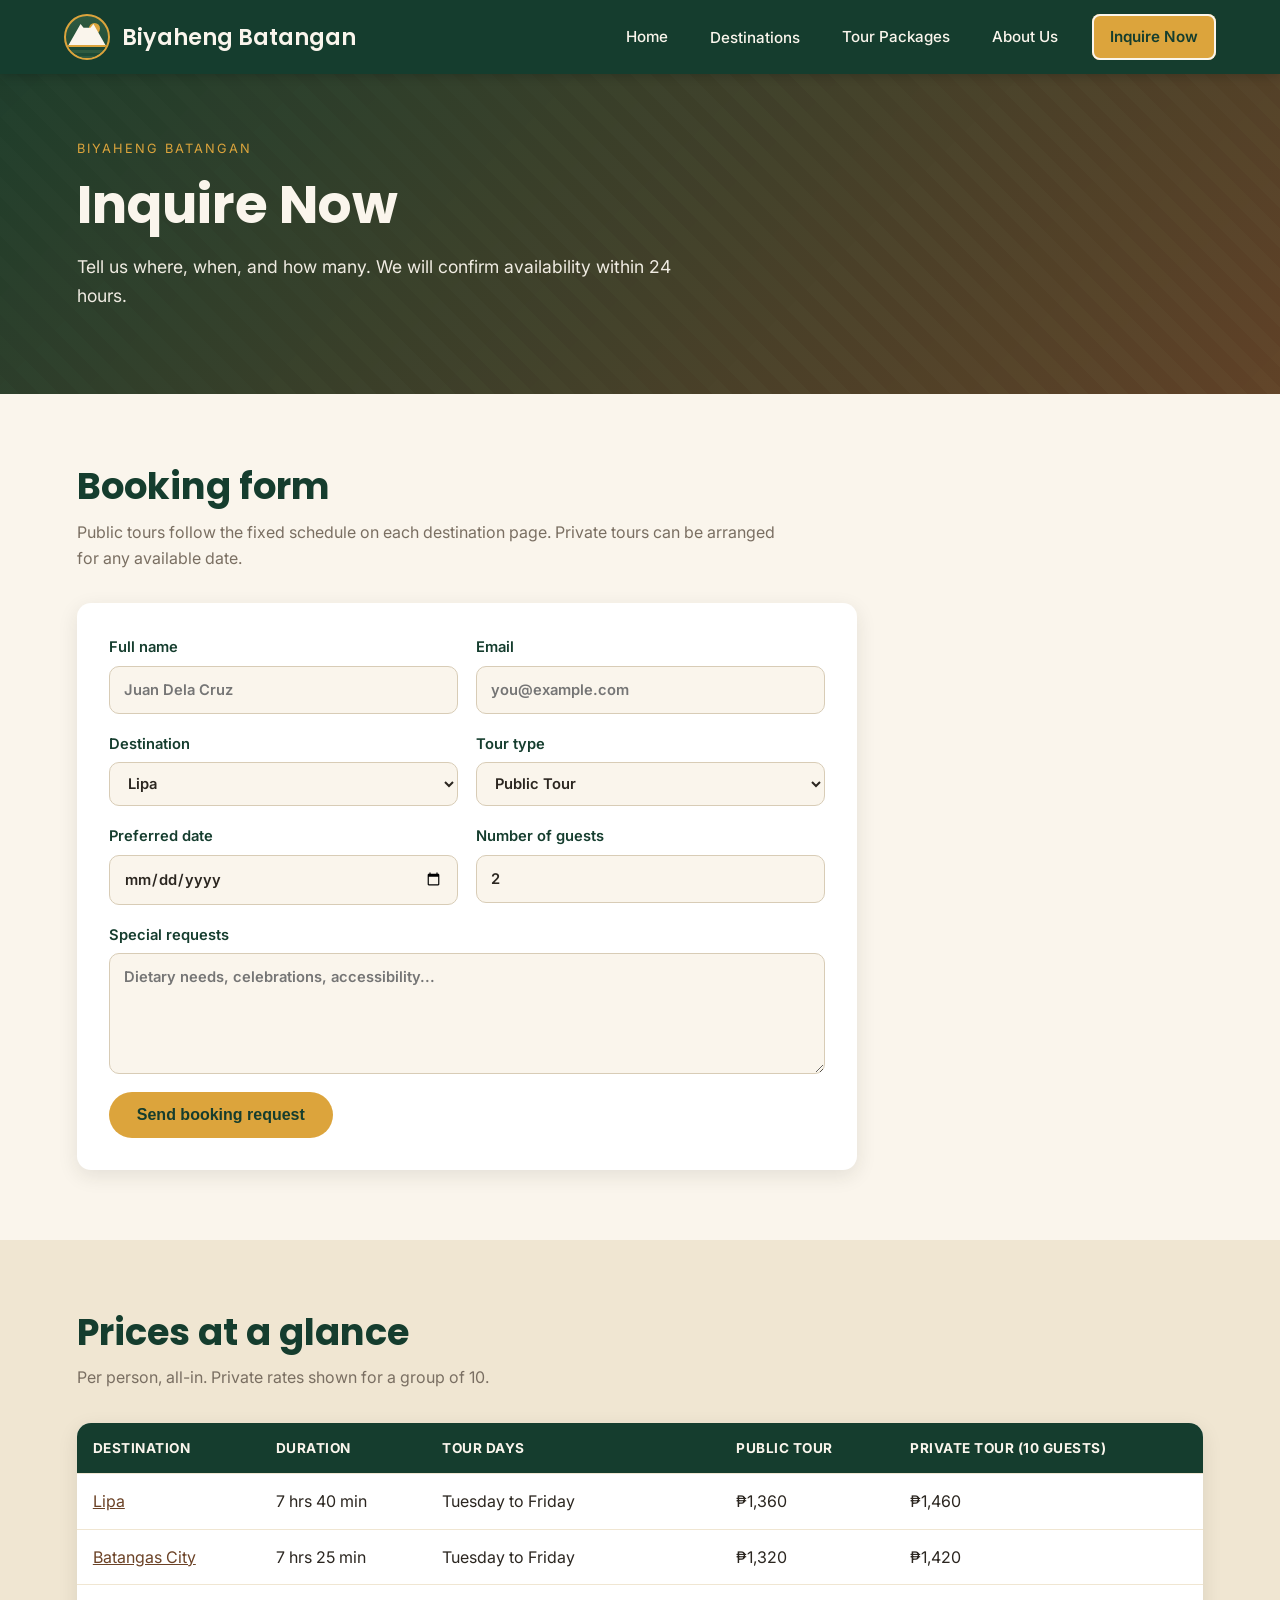
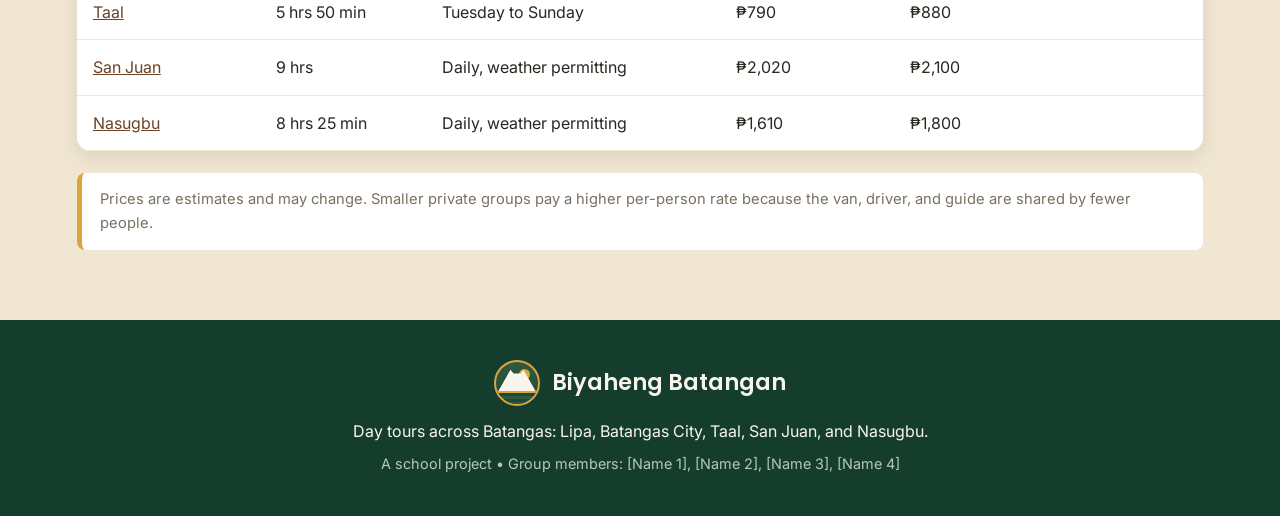
<file: inquire.html>
<!DOCTYPE html>
<html lang="en">
<head>
  <meta charset="UTF-8">
  <meta name="viewport" content="width=device-width, initial-scale=1.0">
  <title>Inquire Now | Biyaheng Batangan</title>
  <meta name="description" content="Inquire about a public or private Biyaheng Batangan day tour.">
  <link rel="preconnect" href="https://fonts.googleapis.com">
  <link rel="preconnect" href="https://fonts.gstatic.com" crossorigin>
  <link href="https://fonts.googleapis.com/css2?family=Inter:wght@400;500;600&family=Poppins:wght@500;600;700&display=swap" rel="stylesheet">
  <link rel="stylesheet" href="style.css">
</head>
<body>
  <header class="site-header">
    <div class="header-inner">
      <a class="brand" href="index.html">
        <span class="logo-mark" aria-hidden="true"><span class="sun"></span><span class="volcano"></span><span class="lake"></span></span>
        <span class="brand-text">Biyaheng Batangan</span>
      </a>
      <nav class="nav" aria-label="Main">
      <a href="index.html">Home</a>
      <div class="dropdown">
        <a href="destinations.html">Destinations</a>
        <div class="dropdown-menu">
          <a href="lipa.html">Lipa</a>
          <a href="batangas-city.html">Batangas City</a>
          <a href="taal.html">Taal</a>
          <a href="san-juan.html">San Juan</a>
          <a href="nasugbu.html">Nasugbu</a>
        </div>
      </div>
      <a href="packages.html">Tour Packages</a>
      <a href="about.html">About Us</a>
      <a class="active cta" href="inquire.html" aria-current="page">Inquire Now</a>
      </nav>
    </div>
  </header>

  <main>

    <section class="hero small">
      <div class="hero-inner">
        <p class="eyebrow">Biyaheng Batangan</p>
        <h1>Inquire Now</h1>
        <p class="lead">Tell us where, when, and how many. We will confirm availability within 24 hours.</p>
      </div>
    </section>

    <section class="section">
      <h2>Booking form</h2>
      <p class="section-intro">Public tours follow the fixed schedule on each destination page. Private tours can be arranged for any available date.</p>

      <form class="booking" action="#" method="post">
        <div class="row">
          <label>Full name
            <input type="text" name="name" placeholder="Juan Dela Cruz" required>
          </label>
          <label>Email
            <input type="email" name="email" placeholder="you@example.com" required>
          </label>
        </div>
        <div class="row">
          <label>Destination
            <select name="destination">
              <option>Lipa</option>
              <option>Batangas City</option>
              <option>Taal</option>
              <option>San Juan</option>
              <option>Nasugbu</option>
            </select>
          </label>
          <label>Tour type
            <select name="tour">
              <option>Public Tour</option>
              <option>Private Tour</option>
            </select>
          </label>
        </div>
        <div class="row">
          <label>Preferred date
            <input type="date" name="date" required>
          </label>
          <label>Number of guests
            <input type="number" name="guests" min="1" max="10" value="2" required>
          </label>
        </div>
        <label>Special requests
          <textarea name="notes" rows="4" placeholder="Dietary needs, celebrations, accessibility..."></textarea>
        </label>
        <button class="btn btn-primary" type="submit">Send booking request</button>
      </form>
    </section>

    <section class="section alt">
      <h2>Prices at a glance</h2>
      <p class="section-intro">Per person, all-in. Private rates shown for a group of 10.</p>
      <div class="table-wrap">
        <table class="mini">
          <thead>
            <tr><th>Destination</th><th>Duration</th><th>Tour days</th><th>Public tour</th><th>Private tour (10 guests)</th></tr>
          </thead>
          <tbody>
            <tr>
              <td><a href="lipa.html">Lipa</a></td>
              <td>7 hrs 40 min</td>
              <td>Tuesday to Friday</td>
              <td>₱1,360</td>
              <td>₱1,460</td>
            </tr>
            <tr>
              <td><a href="batangas-city.html">Batangas City</a></td>
              <td>7 hrs 25 min</td>
              <td>Tuesday to Friday</td>
              <td>₱1,320</td>
              <td>₱1,420</td>
            </tr>
            <tr>
              <td><a href="taal.html">Taal</a></td>
              <td>5 hrs 50 min</td>
              <td>Tuesday to Sunday</td>
              <td>₱790</td>
              <td>₱880</td>
            </tr>
            <tr>
              <td><a href="san-juan.html">San Juan</a></td>
              <td>9 hrs</td>
              <td>Daily, weather permitting</td>
              <td>₱2,020</td>
              <td>₱2,100</td>
            </tr>
            <tr>
              <td><a href="nasugbu.html">Nasugbu</a></td>
              <td>8 hrs 25 min</td>
              <td>Daily, weather permitting</td>
              <td>₱1,610</td>
              <td>₱1,800</td>
            </tr>
          </tbody>
        </table>
      </div>
      <p class="note">Prices are estimates and may change. Smaller private groups pay a higher per-person rate because the van, driver, and guide are shared by fewer people.</p>
    </section>

  </main>

  <footer class="site-footer">
    <a class="brand" href="index.html">
      <span class="logo-mark" aria-hidden="true"><span class="sun"></span><span class="volcano"></span><span class="lake"></span></span>
      <span class="brand-text">Biyaheng Batangan</span>
    </a>
    <p>Day tours across Batangas: Lipa, Batangas City, Taal, San Juan, and Nasugbu.</p>
    <p class="muted">A school project &bull; Group members: [Name 1], [Name 2], [Name 3], [Name 4]</p>
  </footer>

</body>
</html>
</file>
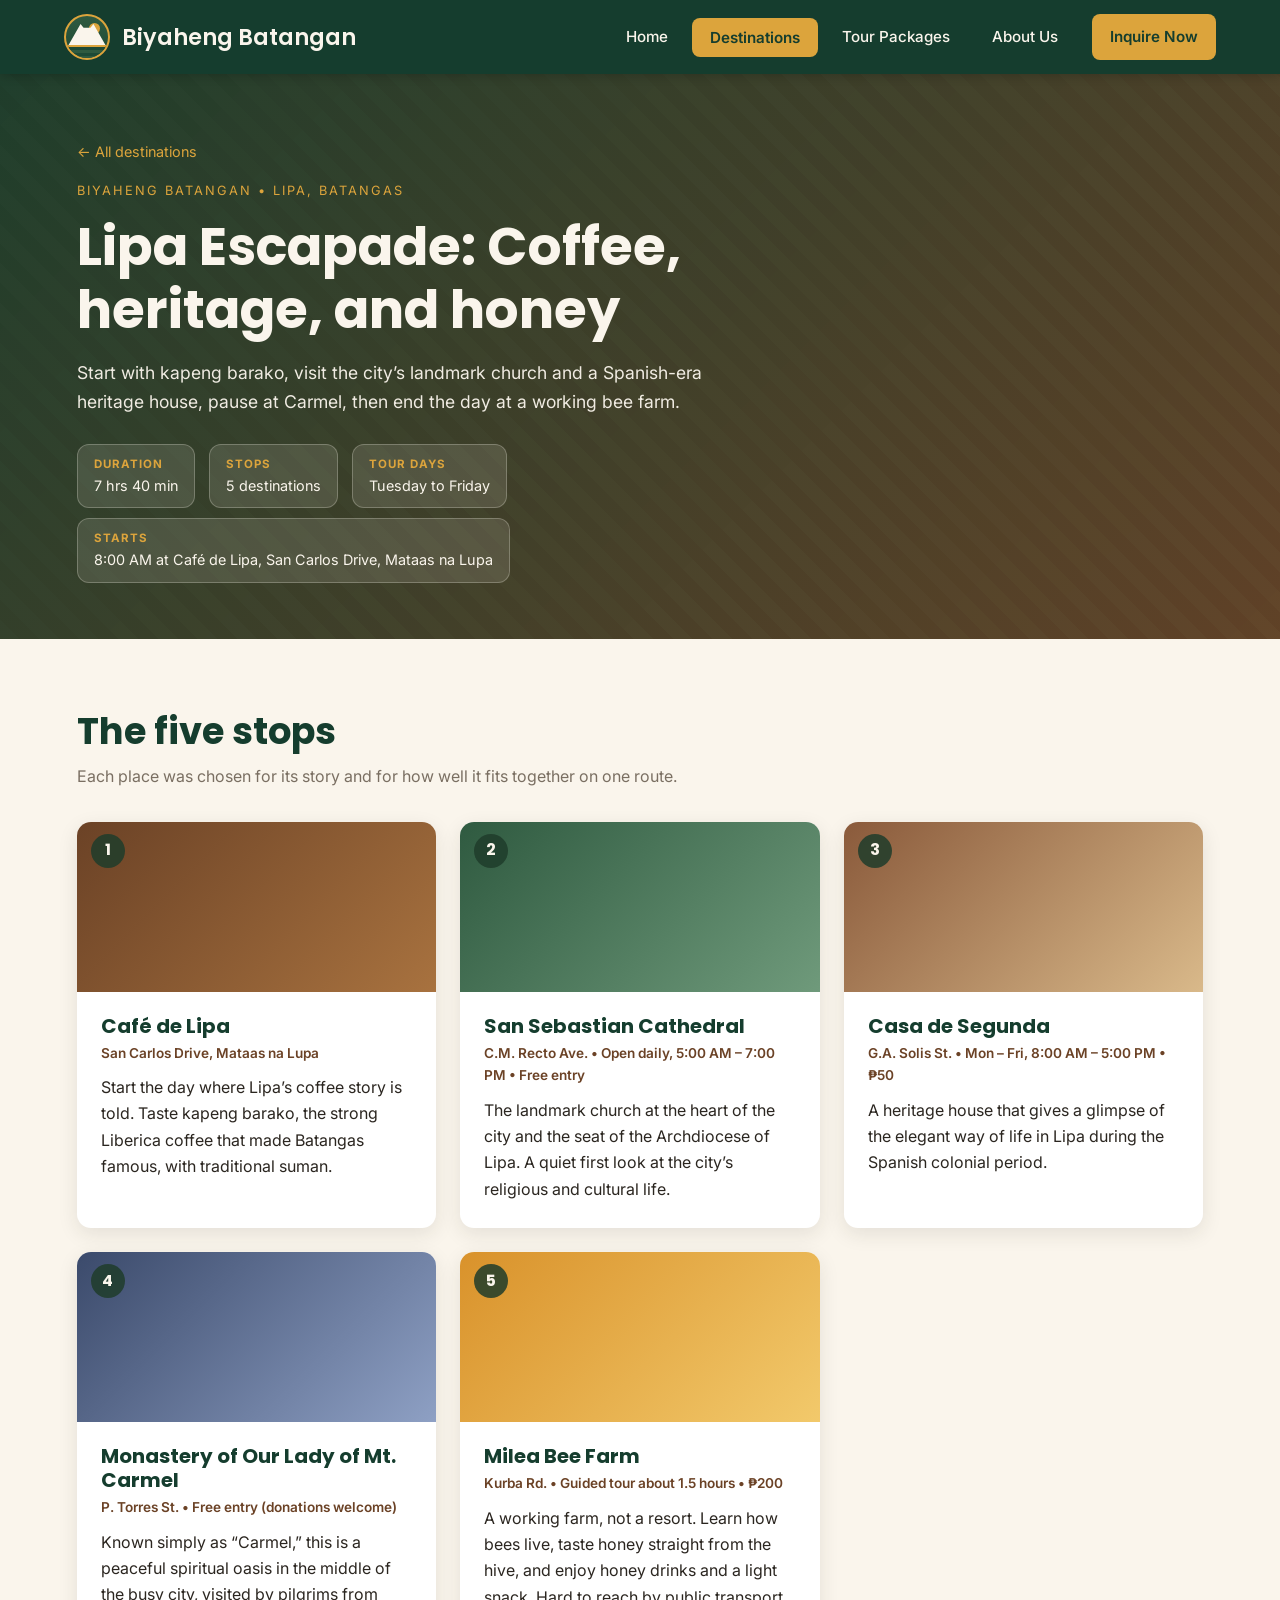
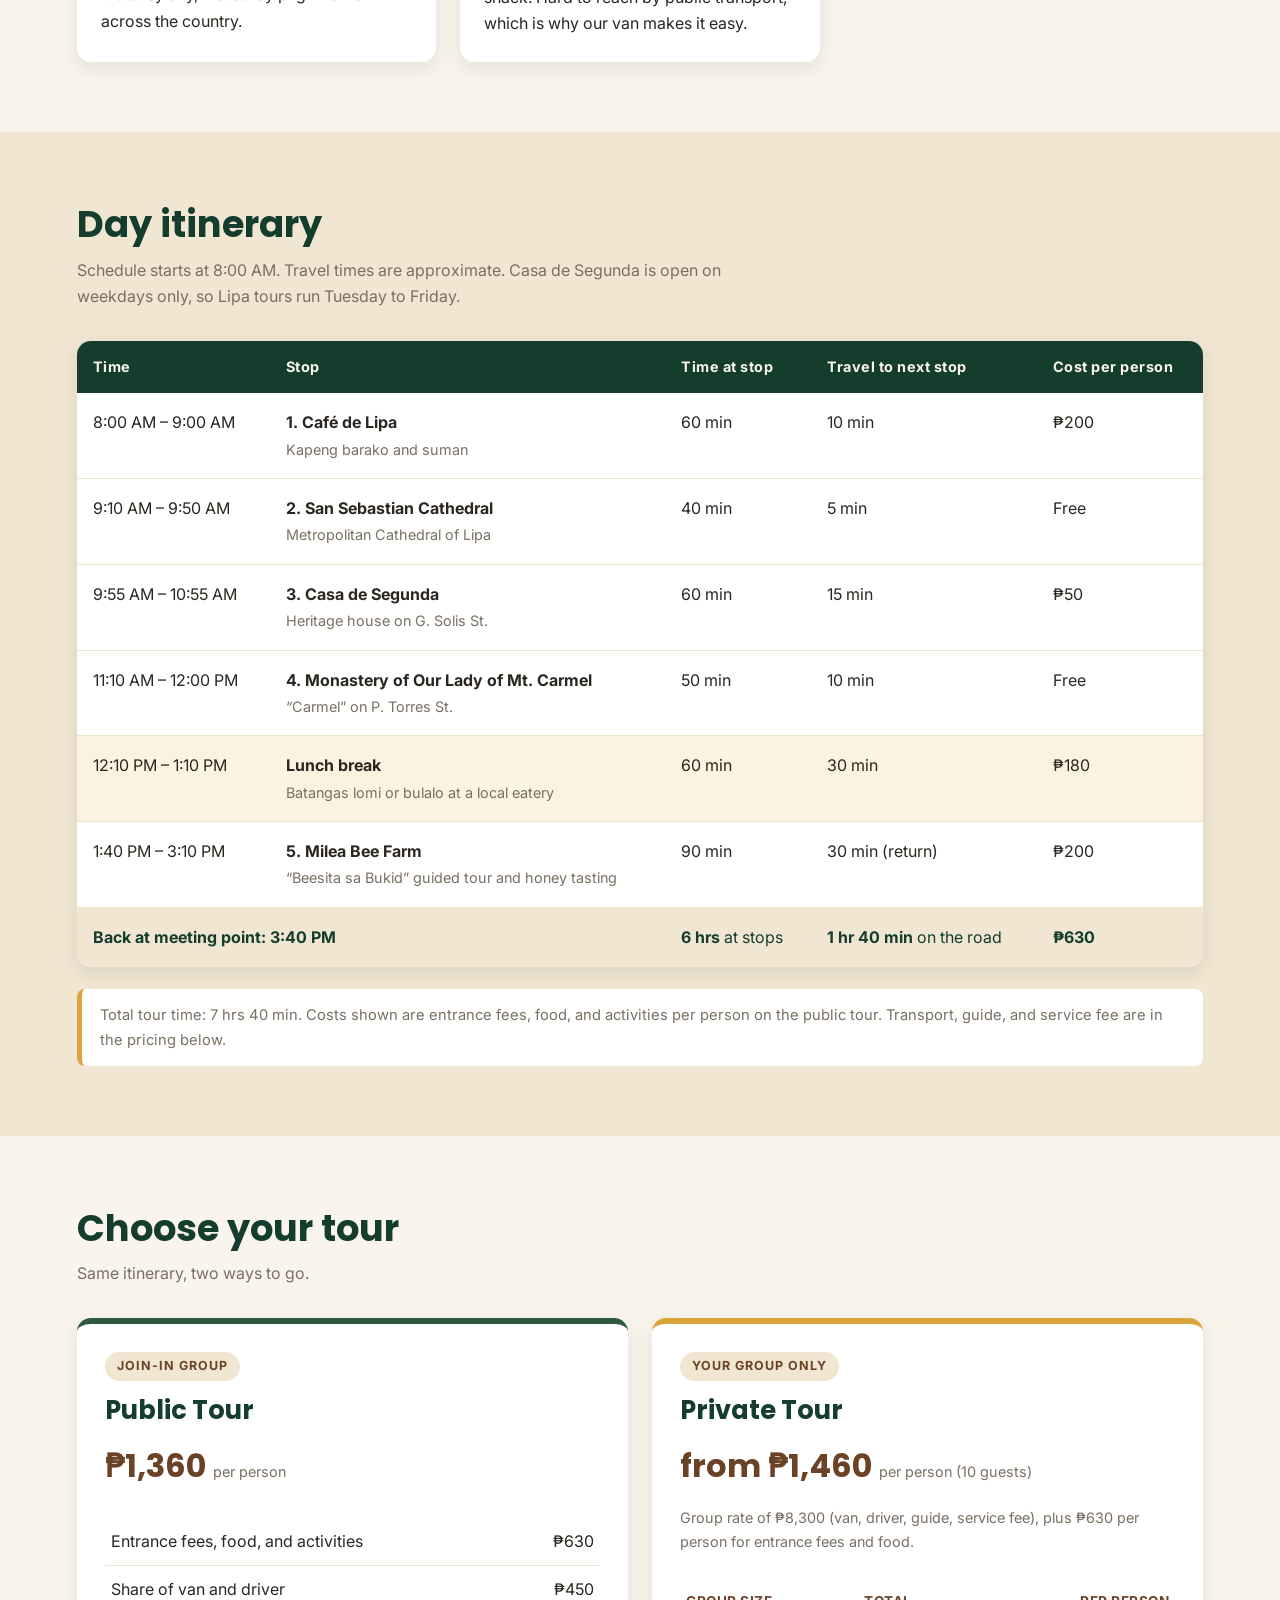
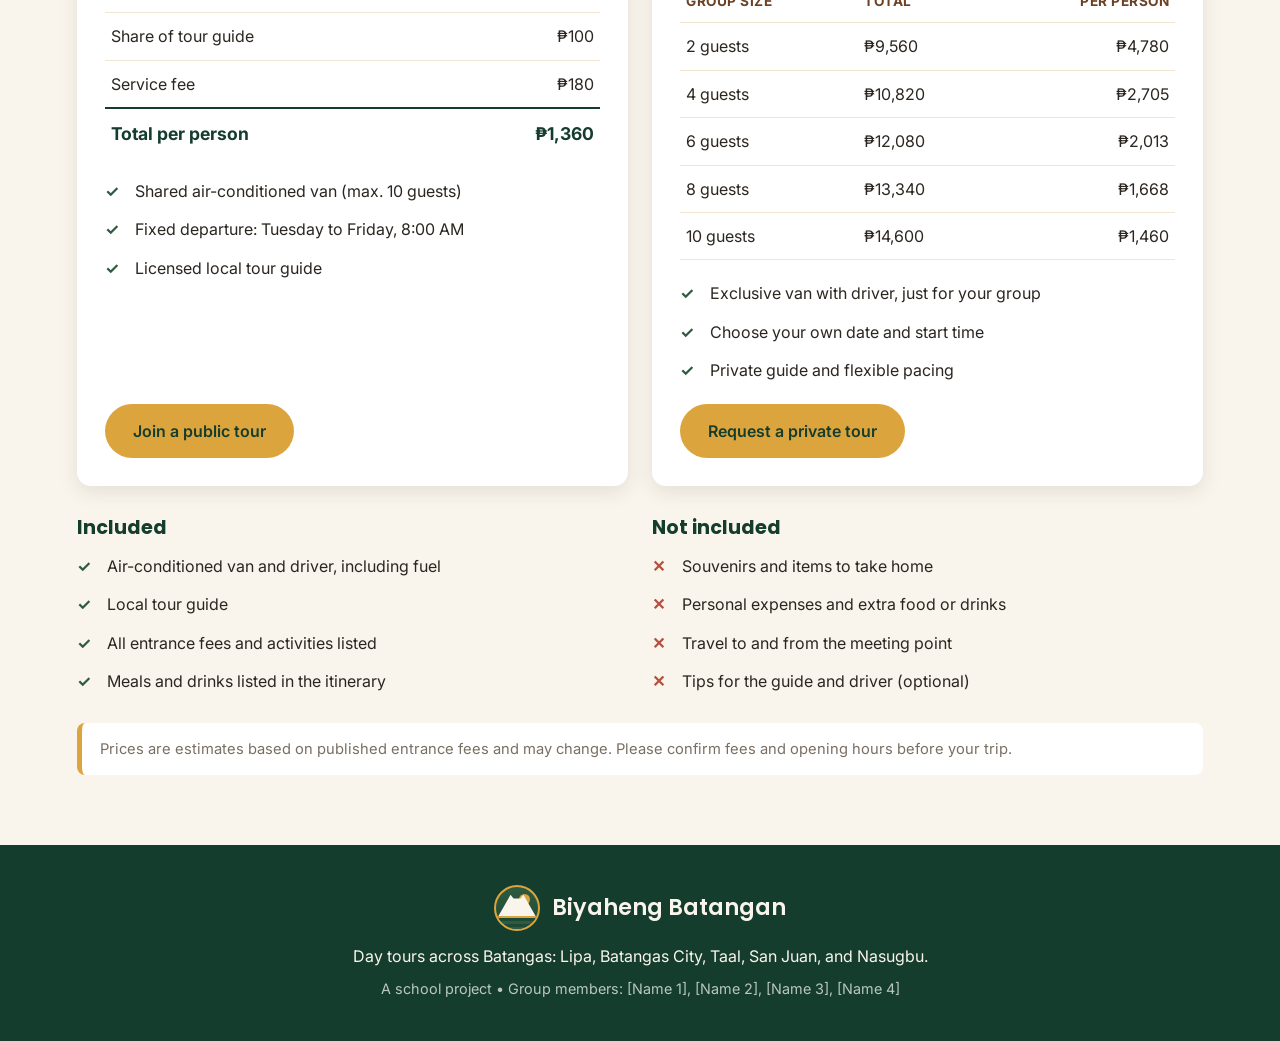
<file: lipa.html>
<!DOCTYPE html>
<html lang="en">
<head>
  <meta charset="UTF-8">
  <meta name="viewport" content="width=device-width, initial-scale=1.0">
  <title>Lipa Escapade | Biyaheng Batangan</title>
  <meta name="description" content="Start with kapeng barako, visit the city’s landmark church and a Spanish-era heritage house, pause at Carmel, then end the day at a working bee farm. Public and private day tour from Biyaheng Batangan.">
  <link rel="preconnect" href="https://fonts.googleapis.com">
  <link rel="preconnect" href="https://fonts.gstatic.com" crossorigin>
  <link href="https://fonts.googleapis.com/css2?family=Inter:wght@400;500;600&family=Poppins:wght@500;600;700&display=swap" rel="stylesheet">
  <link rel="stylesheet" href="style.css">
</head>
<body>
  <header class="site-header">
    <div class="header-inner">
      <a class="brand" href="index.html">
        <span class="logo-mark" aria-hidden="true"><span class="sun"></span><span class="volcano"></span><span class="lake"></span></span>
        <span class="brand-text">Biyaheng Batangan</span>
      </a>
      <nav class="nav" aria-label="Main">
      <a href="index.html">Home</a>
      <div class="dropdown">
        <a class="active" href="destinations.html" aria-current="page">Destinations</a>
        <div class="dropdown-menu">
          <a class="current" aria-current="page" href="lipa.html">Lipa</a>
          <a href="batangas-city.html">Batangas City</a>
          <a href="taal.html">Taal</a>
          <a href="san-juan.html">San Juan</a>
          <a href="nasugbu.html">Nasugbu</a>
        </div>
      </div>
      <a href="packages.html">Tour Packages</a>
      <a href="about.html">About Us</a>
      <a class="cta" href="inquire.html">Inquire Now</a>
      </nav>
    </div>
  </header>

  <main>

    <section class="hero small">
      <div class="hero-inner">
        <a class="back" href="destinations.html">&larr; All destinations</a>
        <p class="eyebrow">Biyaheng Batangan &bull; Lipa, Batangas</p>
        <h1>Lipa Escapade: Coffee, heritage, and honey</h1>
        <p class="lead">Start with kapeng barako, visit the city’s landmark church and a Spanish-era heritage house, pause at Carmel, then end the day at a working bee farm.</p>
        <div class="facts">
          <div class="fact"><strong>Duration</strong>7 hrs 40 min</div>
          <div class="fact"><strong>Stops</strong>5 destinations</div>
          <div class="fact"><strong>Tour days</strong>Tuesday to Friday</div>
          <div class="fact"><strong>Starts</strong>8:00 AM at Café de Lipa, San Carlos Drive, Mataas na Lupa</div>
        </div>
      </div>
    </section>

    <section class="section">
      <h2>The five stops</h2>
      <p class="section-intro">Each place was chosen for its story and for how well it fits together on one route.</p>
      <div class="card-grid">
        <article class="card dest">
          <div class="photo photo-1" role="img" aria-label="Photo placeholder: Café de Lipa"><span class="num">1</span></div>
          <div class="card-body">
            <h3>Café de Lipa</h3>
            <p class="meta">San Carlos Drive, Mataas na Lupa</p>
            <p>Start the day where Lipa’s coffee story is told. Taste kapeng barako, the strong Liberica coffee that made Batangas famous, with traditional suman.</p>
          </div>
        </article>

        <article class="card dest">
          <div class="photo photo-2" role="img" aria-label="Photo placeholder: San Sebastian Cathedral"><span class="num">2</span></div>
          <div class="card-body">
            <h3>San Sebastian Cathedral</h3>
            <p class="meta">C.M. Recto Ave. • Open daily, 5:00 AM – 7:00 PM • Free entry</p>
            <p>The landmark church at the heart of the city and the seat of the Archdiocese of Lipa. A quiet first look at the city’s religious and cultural life.</p>
          </div>
        </article>

        <article class="card dest">
          <div class="photo photo-3" role="img" aria-label="Photo placeholder: Casa de Segunda"><span class="num">3</span></div>
          <div class="card-body">
            <h3>Casa de Segunda</h3>
            <p class="meta">G.A. Solis St. • Mon – Fri, 8:00 AM – 5:00 PM • ₱50</p>
            <p>A heritage house that gives a glimpse of the elegant way of life in Lipa during the Spanish colonial period.</p>
          </div>
        </article>

        <article class="card dest">
          <div class="photo photo-4" role="img" aria-label="Photo placeholder: Monastery of Our Lady of Mt. Carmel"><span class="num">4</span></div>
          <div class="card-body">
            <h3>Monastery of Our Lady of Mt. Carmel</h3>
            <p class="meta">P. Torres St. • Free entry (donations welcome)</p>
            <p>Known simply as “Carmel,” this is a peaceful spiritual oasis in the middle of the busy city, visited by pilgrims from across the country.</p>
          </div>
        </article>

        <article class="card dest">
          <div class="photo photo-5" role="img" aria-label="Photo placeholder: Milea Bee Farm"><span class="num">5</span></div>
          <div class="card-body">
            <h3>Milea Bee Farm</h3>
            <p class="meta">Kurba Rd. • Guided tour about 1.5 hours • ₱200</p>
            <p>A working farm, not a resort. Learn how bees live, taste honey straight from the hive, and enjoy honey drinks and a light snack. Hard to reach by public transport, which is why our van makes it easy.</p>
          </div>
        </article>
      </div>
    </section>

    <section class="section alt">
      <h2>Day itinerary</h2>
      <p class="section-intro">Schedule starts at 8:00 AM. Travel times are approximate. Casa de Segunda is open on weekdays only, so Lipa tours run Tuesday to Friday.</p>
      <div class="table-wrap">
        <table class="itinerary">
          <thead>
            <tr>
              <th>Time</th>
              <th>Stop</th>
              <th>Time at stop</th>
              <th>Travel to next stop</th>
              <th>Cost per person</th>
            </tr>
          </thead>
          <tbody>
            <tr>
              <td>8:00 AM &ndash; 9:00 AM</td>
              <td><strong>1. Café de Lipa</strong><br><span class="muted">Kapeng barako and suman</span></td>
              <td>60 min</td>
              <td>10 min</td>
              <td>₱200</td>
            </tr>
            <tr>
              <td>9:10 AM &ndash; 9:50 AM</td>
              <td><strong>2. San Sebastian Cathedral</strong><br><span class="muted">Metropolitan Cathedral of Lipa</span></td>
              <td>40 min</td>
              <td>5 min</td>
              <td>Free</td>
            </tr>
            <tr>
              <td>9:55 AM &ndash; 10:55 AM</td>
              <td><strong>3. Casa de Segunda</strong><br><span class="muted">Heritage house on G. Solis St.</span></td>
              <td>60 min</td>
              <td>15 min</td>
              <td>₱50</td>
            </tr>
            <tr>
              <td>11:10 AM &ndash; 12:00 PM</td>
              <td><strong>4. Monastery of Our Lady of Mt. Carmel</strong><br><span class="muted">“Carmel” on P. Torres St.</span></td>
              <td>50 min</td>
              <td>10 min</td>
              <td>Free</td>
            </tr>
            <tr class="break">
              <td>12:10 PM &ndash; 1:10 PM</td>
              <td><strong>Lunch break</strong><br><span class="muted">Batangas lomi or bulalo at a local eatery</span></td>
              <td>60 min</td>
              <td>30 min</td>
              <td>₱180</td>
            </tr>
            <tr>
              <td>1:40 PM &ndash; 3:10 PM</td>
              <td><strong>5. Milea Bee Farm</strong><br><span class="muted">“Beesita sa Bukid” guided tour and honey tasting</span></td>
              <td>90 min</td>
              <td>30 min (return)</td>
              <td>₱200</td>
            </tr>
          </tbody>
          <tfoot>
            <tr>
              <td colspan="2"><strong>Back at meeting point: 3:40 PM</strong></td>
              <td><strong>6 hrs</strong> at stops</td>
              <td><strong>1 hr 40 min</strong> on the road</td>
              <td><strong>₱630</strong></td>
            </tr>
          </tfoot>
        </table>
      </div>
      <p class="note">Total tour time: 7 hrs 40 min. Costs shown are entrance fees, food, and activities per person on the public tour. Transport, guide, and service fee are in the pricing below.</p>
    </section>

    <section class="section">
      <h2>Choose your tour</h2>
      <p class="section-intro">Same itinerary, two ways to go.</p>

      <div class="card-grid two">
        <article class="card tour-card">
          <p class="tag">Join-in group</p>
          <h3>Public Tour</h3>
          <p class="price">₱1,360 <small>per person</small></p>
          <table class="mini">
            <tr><td>Entrance fees, food, and activities</td><td>₱630</td></tr>
            <tr><td>Share of van and driver</td><td>₱450</td></tr>
            <tr><td>Share of tour guide</td><td>₱100</td></tr>
            <tr><td>Service fee</td><td>₱180</td></tr>
            <tr class="total"><td>Total per person</td><td>₱1,360</td></tr>
          </table>
          <ul class="check-list">
            <li>Shared air-conditioned van (max. 10 guests)</li>
            <li>Fixed departure: Tuesday to Friday, 8:00 AM</li>
            <li>Licensed local tour guide</li>
          </ul>
          <a class="btn btn-primary" href="inquire.html">Join a public tour</a>
        </article>

        <article class="card tour-card featured">
          <p class="tag">Your group only</p>
          <h3>Private Tour</h3>
          <p class="price">from ₱1,460 <small>per person (10 guests)</small></p>
          <p class="muted">Group rate of ₱8,300 (van, driver, guide, service fee), plus ₱630 per person for entrance fees and food.</p>
          <table class="mini">
            <thead>
              <tr><th>Group size</th><th>Total</th><th>Per person</th></tr>
            </thead>
            <tbody>
              <tr><td>2 guests</td><td>₱9,560</td><td>₱4,780</td></tr>
              <tr><td>4 guests</td><td>₱10,820</td><td>₱2,705</td></tr>
              <tr><td>6 guests</td><td>₱12,080</td><td>₱2,013</td></tr>
              <tr><td>8 guests</td><td>₱13,340</td><td>₱1,668</td></tr>
              <tr><td>10 guests</td><td>₱14,600</td><td>₱1,460</td></tr>
            </tbody>
          </table>
          <ul class="check-list">
            <li>Exclusive van with driver, just for your group</li>
            <li>Choose your own date and start time</li>
            <li>Private guide and flexible pacing</li>
          </ul>
          <a class="btn btn-primary" href="inquire.html">Request a private tour</a>
        </article>
      </div>

      <div class="card-grid two inclusions">
        <div>
          <h3>Included</h3>
          <ul class="check-list">
            <li>Air-conditioned van and driver, including fuel</li>
            <li>Local tour guide</li>
            <li>All entrance fees and activities listed</li>
            <li>Meals and drinks listed in the itinerary</li>
          </ul>
        </div>
        <div>
          <h3>Not included</h3>
          <ul class="x-list">
            <li>Souvenirs and items to take home</li>
            <li>Personal expenses and extra food or drinks</li>
            <li>Travel to and from the meeting point</li>
            <li>Tips for the guide and driver (optional)</li>
          </ul>
        </div>
      </div>

      <p class="note">Prices are estimates based on published entrance fees and may change. Please confirm fees and opening hours before your trip.</p>
    </section>

  </main>

  <footer class="site-footer">
    <a class="brand" href="index.html">
      <span class="logo-mark" aria-hidden="true"><span class="sun"></span><span class="volcano"></span><span class="lake"></span></span>
      <span class="brand-text">Biyaheng Batangan</span>
    </a>
    <p>Day tours across Batangas: Lipa, Batangas City, Taal, San Juan, and Nasugbu.</p>
    <p class="muted">A school project &bull; Group members: [Name 1], [Name 2], [Name 3], [Name 4]</p>
  </footer>

</body>
</html>
</file>
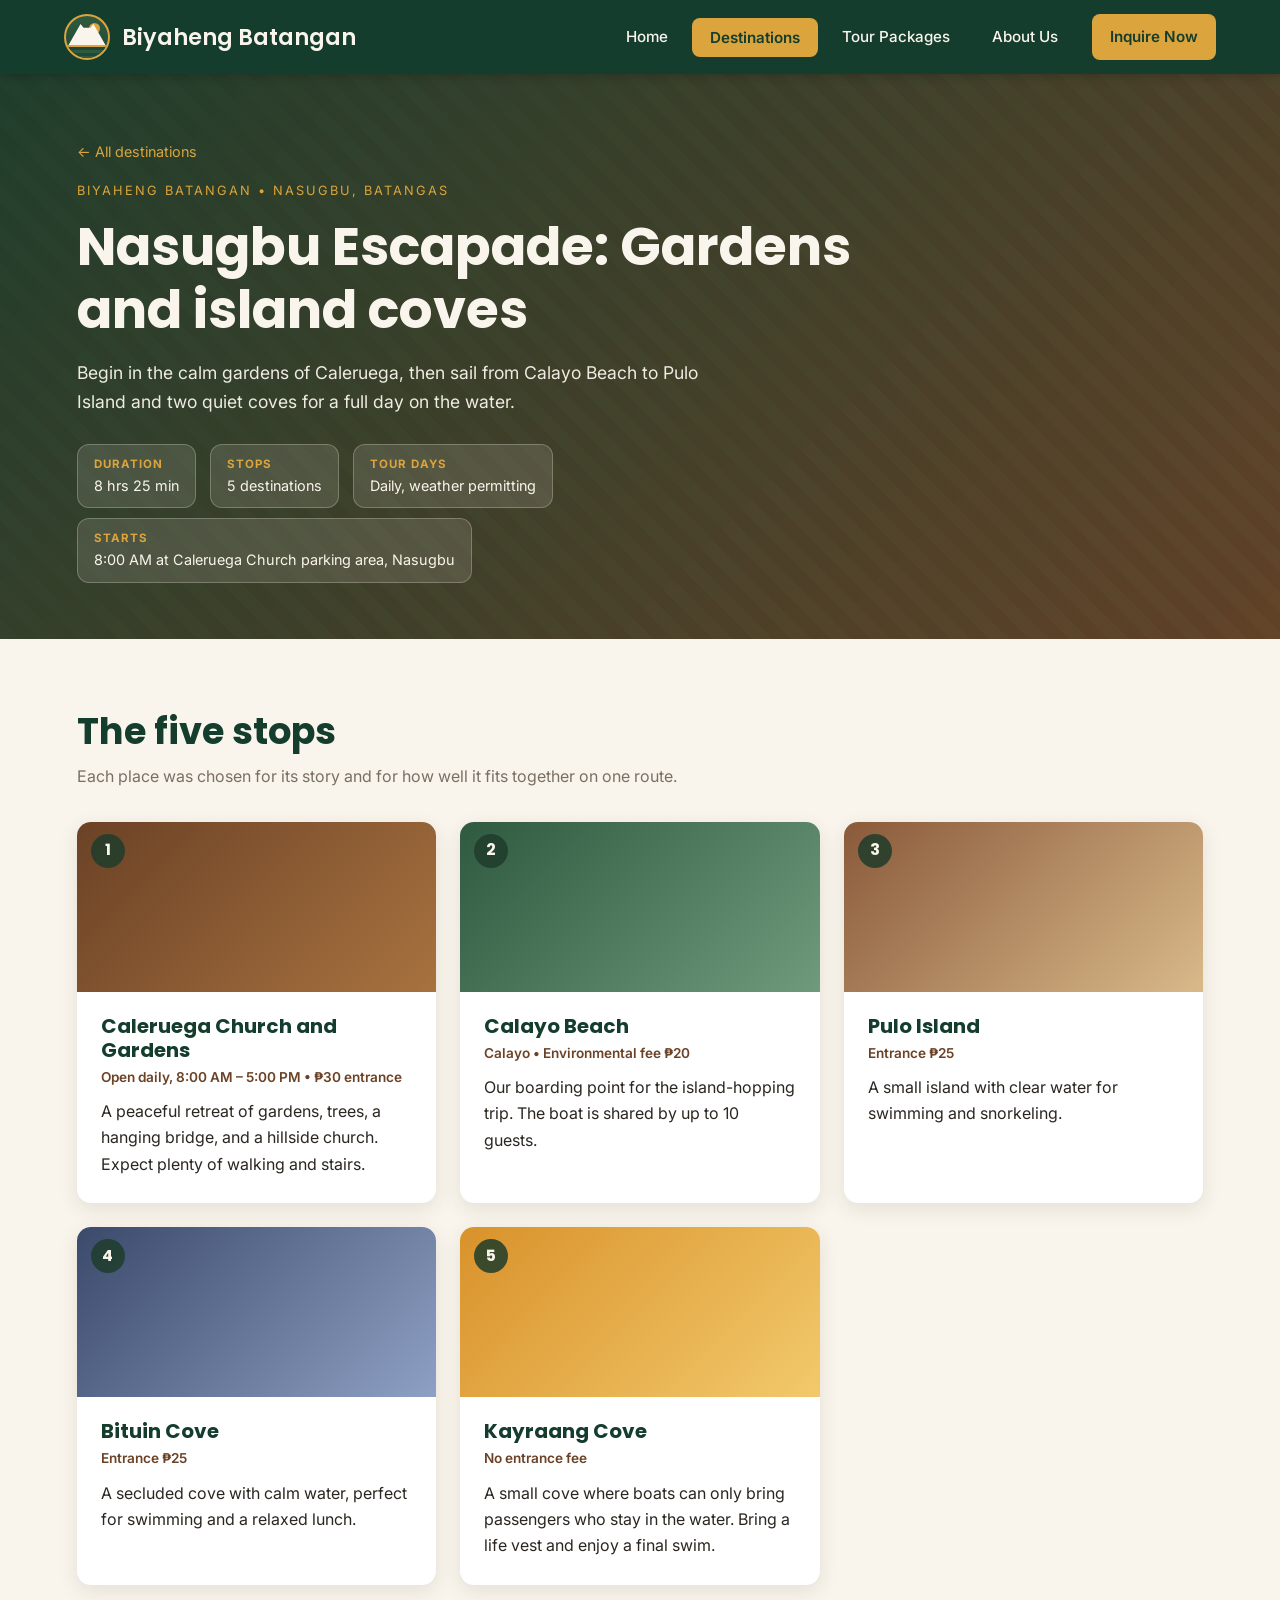
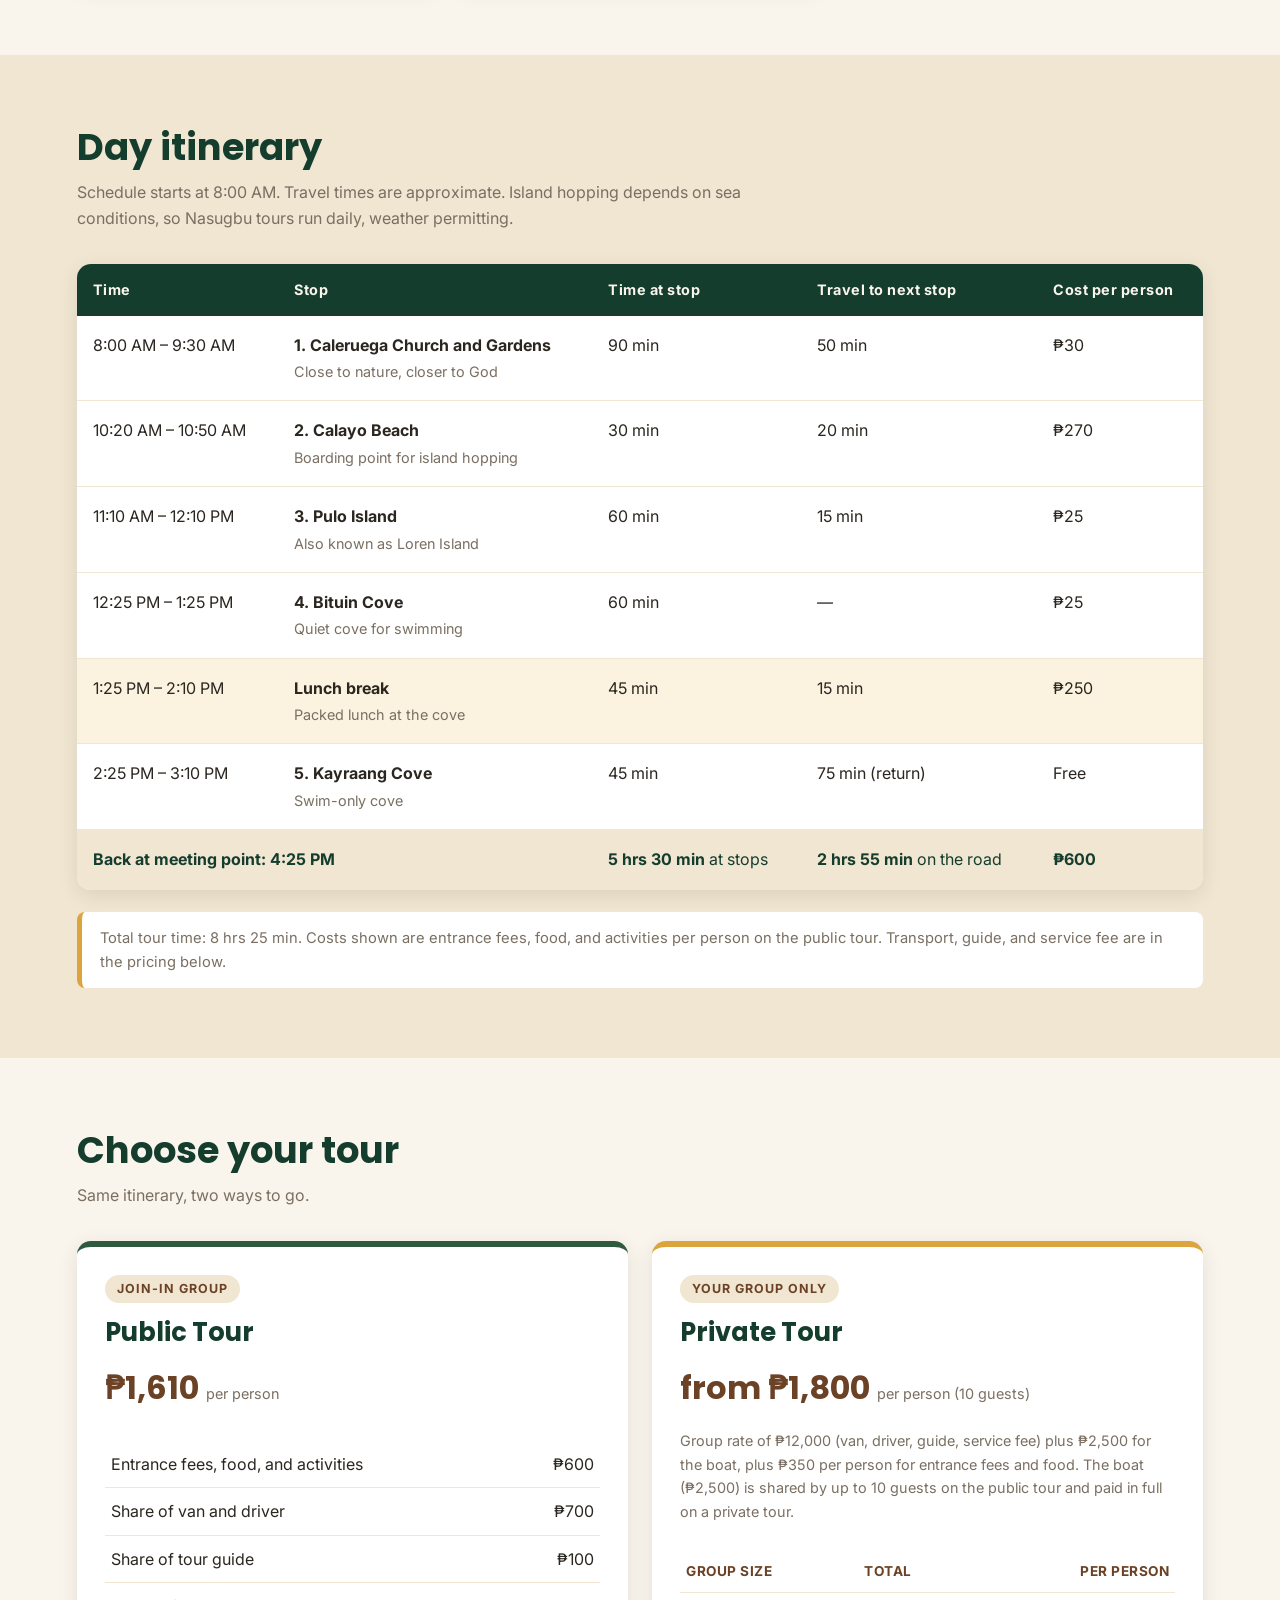
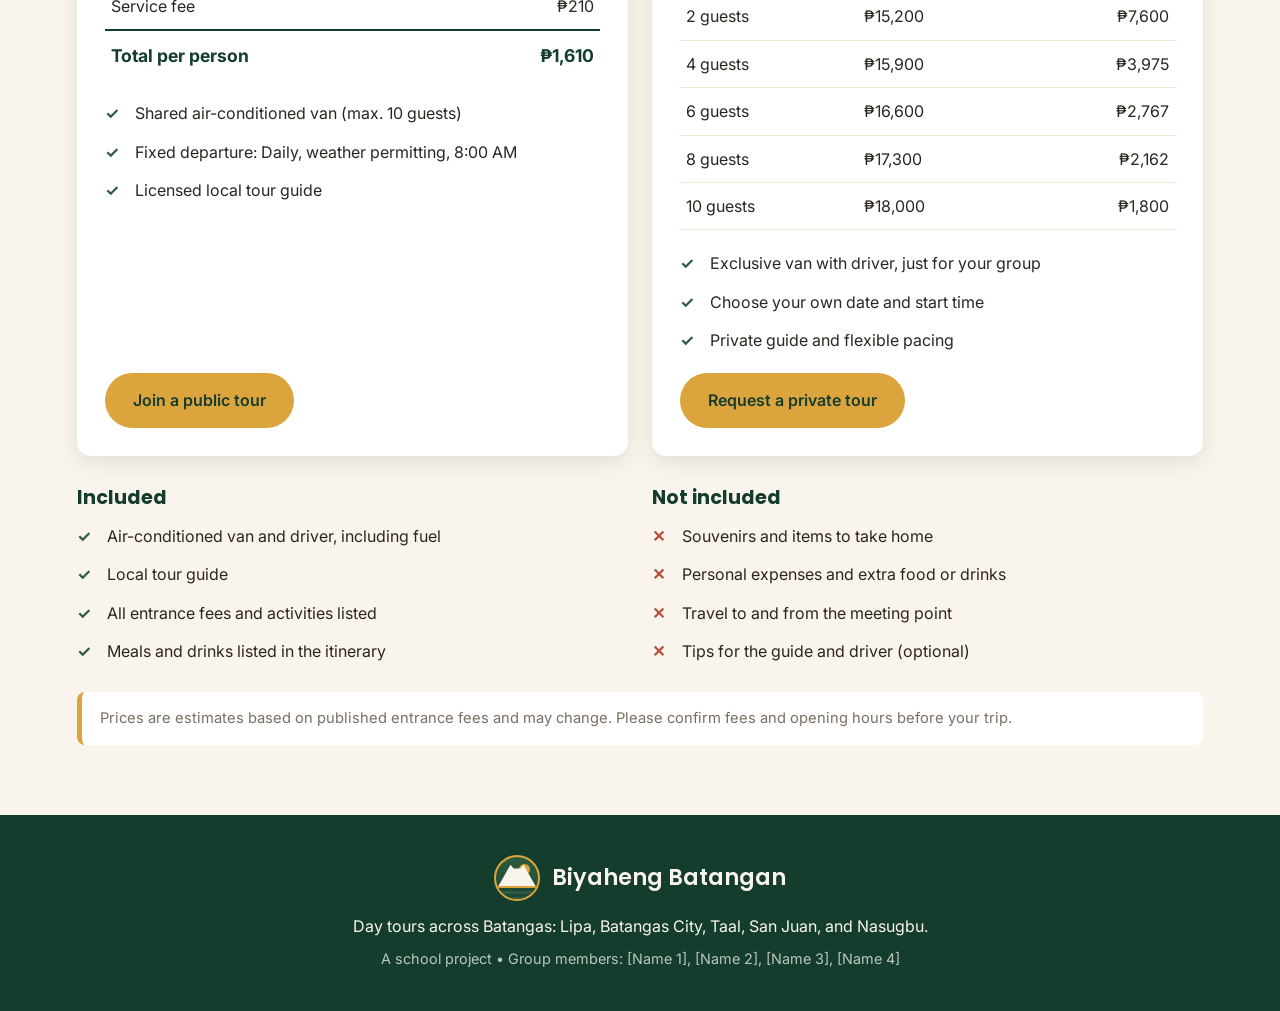
<file: nasugbu.html>
<!DOCTYPE html>
<html lang="en">
<head>
  <meta charset="UTF-8">
  <meta name="viewport" content="width=device-width, initial-scale=1.0">
  <title>Nasugbu Escapade | Biyaheng Batangan</title>
  <meta name="description" content="Begin in the calm gardens of Caleruega, then sail from Calayo Beach to Pulo Island and two quiet coves for a full day on the water. Public and private day tour from Biyaheng Batangan.">
  <link rel="preconnect" href="https://fonts.googleapis.com">
  <link rel="preconnect" href="https://fonts.gstatic.com" crossorigin>
  <link href="https://fonts.googleapis.com/css2?family=Inter:wght@400;500;600&family=Poppins:wght@500;600;700&display=swap" rel="stylesheet">
  <link rel="stylesheet" href="style.css">
</head>
<body>
  <header class="site-header">
    <div class="header-inner">
      <a class="brand" href="index.html">
        <span class="logo-mark" aria-hidden="true"><span class="sun"></span><span class="volcano"></span><span class="lake"></span></span>
        <span class="brand-text">Biyaheng Batangan</span>
      </a>
      <nav class="nav" aria-label="Main">
      <a href="index.html">Home</a>
      <div class="dropdown">
        <a class="active" href="destinations.html" aria-current="page">Destinations</a>
        <div class="dropdown-menu">
          <a href="lipa.html">Lipa</a>
          <a href="batangas-city.html">Batangas City</a>
          <a href="taal.html">Taal</a>
          <a href="san-juan.html">San Juan</a>
          <a class="current" aria-current="page" href="nasugbu.html">Nasugbu</a>
        </div>
      </div>
      <a href="packages.html">Tour Packages</a>
      <a href="about.html">About Us</a>
      <a class="cta" href="inquire.html">Inquire Now</a>
      </nav>
    </div>
  </header>

  <main>

    <section class="hero small">
      <div class="hero-inner">
        <a class="back" href="destinations.html">&larr; All destinations</a>
        <p class="eyebrow">Biyaheng Batangan &bull; Nasugbu, Batangas</p>
        <h1>Nasugbu Escapade: Gardens and island coves</h1>
        <p class="lead">Begin in the calm gardens of Caleruega, then sail from Calayo Beach to Pulo Island and two quiet coves for a full day on the water.</p>
        <div class="facts">
          <div class="fact"><strong>Duration</strong>8 hrs 25 min</div>
          <div class="fact"><strong>Stops</strong>5 destinations</div>
          <div class="fact"><strong>Tour days</strong>Daily, weather permitting</div>
          <div class="fact"><strong>Starts</strong>8:00 AM at Caleruega Church parking area, Nasugbu</div>
        </div>
      </div>
    </section>

    <section class="section">
      <h2>The five stops</h2>
      <p class="section-intro">Each place was chosen for its story and for how well it fits together on one route.</p>
      <div class="card-grid">
        <article class="card dest">
          <div class="photo photo-1" role="img" aria-label="Photo placeholder: Caleruega Church and Gardens"><span class="num">1</span></div>
          <div class="card-body">
            <h3>Caleruega Church and Gardens</h3>
            <p class="meta">Open daily, 8:00 AM – 5:00 PM • ₱30 entrance</p>
            <p>A peaceful retreat of gardens, trees, a hanging bridge, and a hillside church. Expect plenty of walking and stairs.</p>
          </div>
        </article>

        <article class="card dest">
          <div class="photo photo-2" role="img" aria-label="Photo placeholder: Calayo Beach"><span class="num">2</span></div>
          <div class="card-body">
            <h3>Calayo Beach</h3>
            <p class="meta">Calayo • Environmental fee ₱20</p>
            <p>Our boarding point for the island-hopping trip. The boat is shared by up to 10 guests.</p>
          </div>
        </article>

        <article class="card dest">
          <div class="photo photo-3" role="img" aria-label="Photo placeholder: Pulo Island"><span class="num">3</span></div>
          <div class="card-body">
            <h3>Pulo Island</h3>
            <p class="meta">Entrance ₱25</p>
            <p>A small island with clear water for swimming and snorkeling.</p>
          </div>
        </article>

        <article class="card dest">
          <div class="photo photo-4" role="img" aria-label="Photo placeholder: Bituin Cove"><span class="num">4</span></div>
          <div class="card-body">
            <h3>Bituin Cove</h3>
            <p class="meta">Entrance ₱25</p>
            <p>A secluded cove with calm water, perfect for swimming and a relaxed lunch.</p>
          </div>
        </article>

        <article class="card dest">
          <div class="photo photo-5" role="img" aria-label="Photo placeholder: Kayraang Cove"><span class="num">5</span></div>
          <div class="card-body">
            <h3>Kayraang Cove</h3>
            <p class="meta">No entrance fee</p>
            <p>A small cove where boats can only bring passengers who stay in the water. Bring a life vest and enjoy a final swim.</p>
          </div>
        </article>
      </div>
    </section>

    <section class="section alt">
      <h2>Day itinerary</h2>
      <p class="section-intro">Schedule starts at 8:00 AM. Travel times are approximate. Island hopping depends on sea conditions, so Nasugbu tours run daily, weather permitting.</p>
      <div class="table-wrap">
        <table class="itinerary">
          <thead>
            <tr>
              <th>Time</th>
              <th>Stop</th>
              <th>Time at stop</th>
              <th>Travel to next stop</th>
              <th>Cost per person</th>
            </tr>
          </thead>
          <tbody>
            <tr>
              <td>8:00 AM &ndash; 9:30 AM</td>
              <td><strong>1. Caleruega Church and Gardens</strong><br><span class="muted">Close to nature, closer to God</span></td>
              <td>90 min</td>
              <td>50 min</td>
              <td>₱30</td>
            </tr>
            <tr>
              <td>10:20 AM &ndash; 10:50 AM</td>
              <td><strong>2. Calayo Beach</strong><br><span class="muted">Boarding point for island hopping</span></td>
              <td>30 min</td>
              <td>20 min</td>
              <td>₱270</td>
            </tr>
            <tr>
              <td>11:10 AM &ndash; 12:10 PM</td>
              <td><strong>3. Pulo Island</strong><br><span class="muted">Also known as Loren Island</span></td>
              <td>60 min</td>
              <td>15 min</td>
              <td>₱25</td>
            </tr>
            <tr>
              <td>12:25 PM &ndash; 1:25 PM</td>
              <td><strong>4. Bituin Cove</strong><br><span class="muted">Quiet cove for swimming</span></td>
              <td>60 min</td>
              <td>—</td>
              <td>₱25</td>
            </tr>
            <tr class="break">
              <td>1:25 PM &ndash; 2:10 PM</td>
              <td><strong>Lunch break</strong><br><span class="muted">Packed lunch at the cove</span></td>
              <td>45 min</td>
              <td>15 min</td>
              <td>₱250</td>
            </tr>
            <tr>
              <td>2:25 PM &ndash; 3:10 PM</td>
              <td><strong>5. Kayraang Cove</strong><br><span class="muted">Swim-only cove</span></td>
              <td>45 min</td>
              <td>75 min (return)</td>
              <td>Free</td>
            </tr>
          </tbody>
          <tfoot>
            <tr>
              <td colspan="2"><strong>Back at meeting point: 4:25 PM</strong></td>
              <td><strong>5 hrs 30 min</strong> at stops</td>
              <td><strong>2 hrs 55 min</strong> on the road</td>
              <td><strong>₱600</strong></td>
            </tr>
          </tfoot>
        </table>
      </div>
      <p class="note">Total tour time: 8 hrs 25 min. Costs shown are entrance fees, food, and activities per person on the public tour. Transport, guide, and service fee are in the pricing below.</p>
    </section>

    <section class="section">
      <h2>Choose your tour</h2>
      <p class="section-intro">Same itinerary, two ways to go.</p>

      <div class="card-grid two">
        <article class="card tour-card">
          <p class="tag">Join-in group</p>
          <h3>Public Tour</h3>
          <p class="price">₱1,610 <small>per person</small></p>
          <table class="mini">
            <tr><td>Entrance fees, food, and activities</td><td>₱600</td></tr>
            <tr><td>Share of van and driver</td><td>₱700</td></tr>
            <tr><td>Share of tour guide</td><td>₱100</td></tr>
            <tr><td>Service fee</td><td>₱210</td></tr>
            <tr class="total"><td>Total per person</td><td>₱1,610</td></tr>
          </table>
          <ul class="check-list">
            <li>Shared air-conditioned van (max. 10 guests)</li>
            <li>Fixed departure: Daily, weather permitting, 8:00 AM</li>
            <li>Licensed local tour guide</li>
          </ul>
          <a class="btn btn-primary" href="inquire.html">Join a public tour</a>
        </article>

        <article class="card tour-card featured">
          <p class="tag">Your group only</p>
          <h3>Private Tour</h3>
          <p class="price">from ₱1,800 <small>per person (10 guests)</small></p>
          <p class="muted">Group rate of ₱12,000 (van, driver, guide, service fee) plus ₱2,500 for the boat, plus ₱350 per person for entrance fees and food. The boat (₱2,500) is shared by up to 10 guests on the public tour and paid in full on a private tour.</p>
          <table class="mini">
            <thead>
              <tr><th>Group size</th><th>Total</th><th>Per person</th></tr>
            </thead>
            <tbody>
              <tr><td>2 guests</td><td>₱15,200</td><td>₱7,600</td></tr>
              <tr><td>4 guests</td><td>₱15,900</td><td>₱3,975</td></tr>
              <tr><td>6 guests</td><td>₱16,600</td><td>₱2,767</td></tr>
              <tr><td>8 guests</td><td>₱17,300</td><td>₱2,162</td></tr>
              <tr><td>10 guests</td><td>₱18,000</td><td>₱1,800</td></tr>
            </tbody>
          </table>
          <ul class="check-list">
            <li>Exclusive van with driver, just for your group</li>
            <li>Choose your own date and start time</li>
            <li>Private guide and flexible pacing</li>
          </ul>
          <a class="btn btn-primary" href="inquire.html">Request a private tour</a>
        </article>
      </div>

      <div class="card-grid two inclusions">
        <div>
          <h3>Included</h3>
          <ul class="check-list">
            <li>Air-conditioned van and driver, including fuel</li>
            <li>Local tour guide</li>
            <li>All entrance fees and activities listed</li>
            <li>Meals and drinks listed in the itinerary</li>
          </ul>
        </div>
        <div>
          <h3>Not included</h3>
          <ul class="x-list">
            <li>Souvenirs and items to take home</li>
            <li>Personal expenses and extra food or drinks</li>
            <li>Travel to and from the meeting point</li>
            <li>Tips for the guide and driver (optional)</li>
          </ul>
        </div>
      </div>

      <p class="note">Prices are estimates based on published entrance fees and may change. Please confirm fees and opening hours before your trip.</p>
    </section>

  </main>

  <footer class="site-footer">
    <a class="brand" href="index.html">
      <span class="logo-mark" aria-hidden="true"><span class="sun"></span><span class="volcano"></span><span class="lake"></span></span>
      <span class="brand-text">Biyaheng Batangan</span>
    </a>
    <p>Day tours across Batangas: Lipa, Batangas City, Taal, San Juan, and Nasugbu.</p>
    <p class="muted">A school project &bull; Group members: [Name 1], [Name 2], [Name 3], [Name 4]</p>
  </footer>

</body>
</html>
</file>
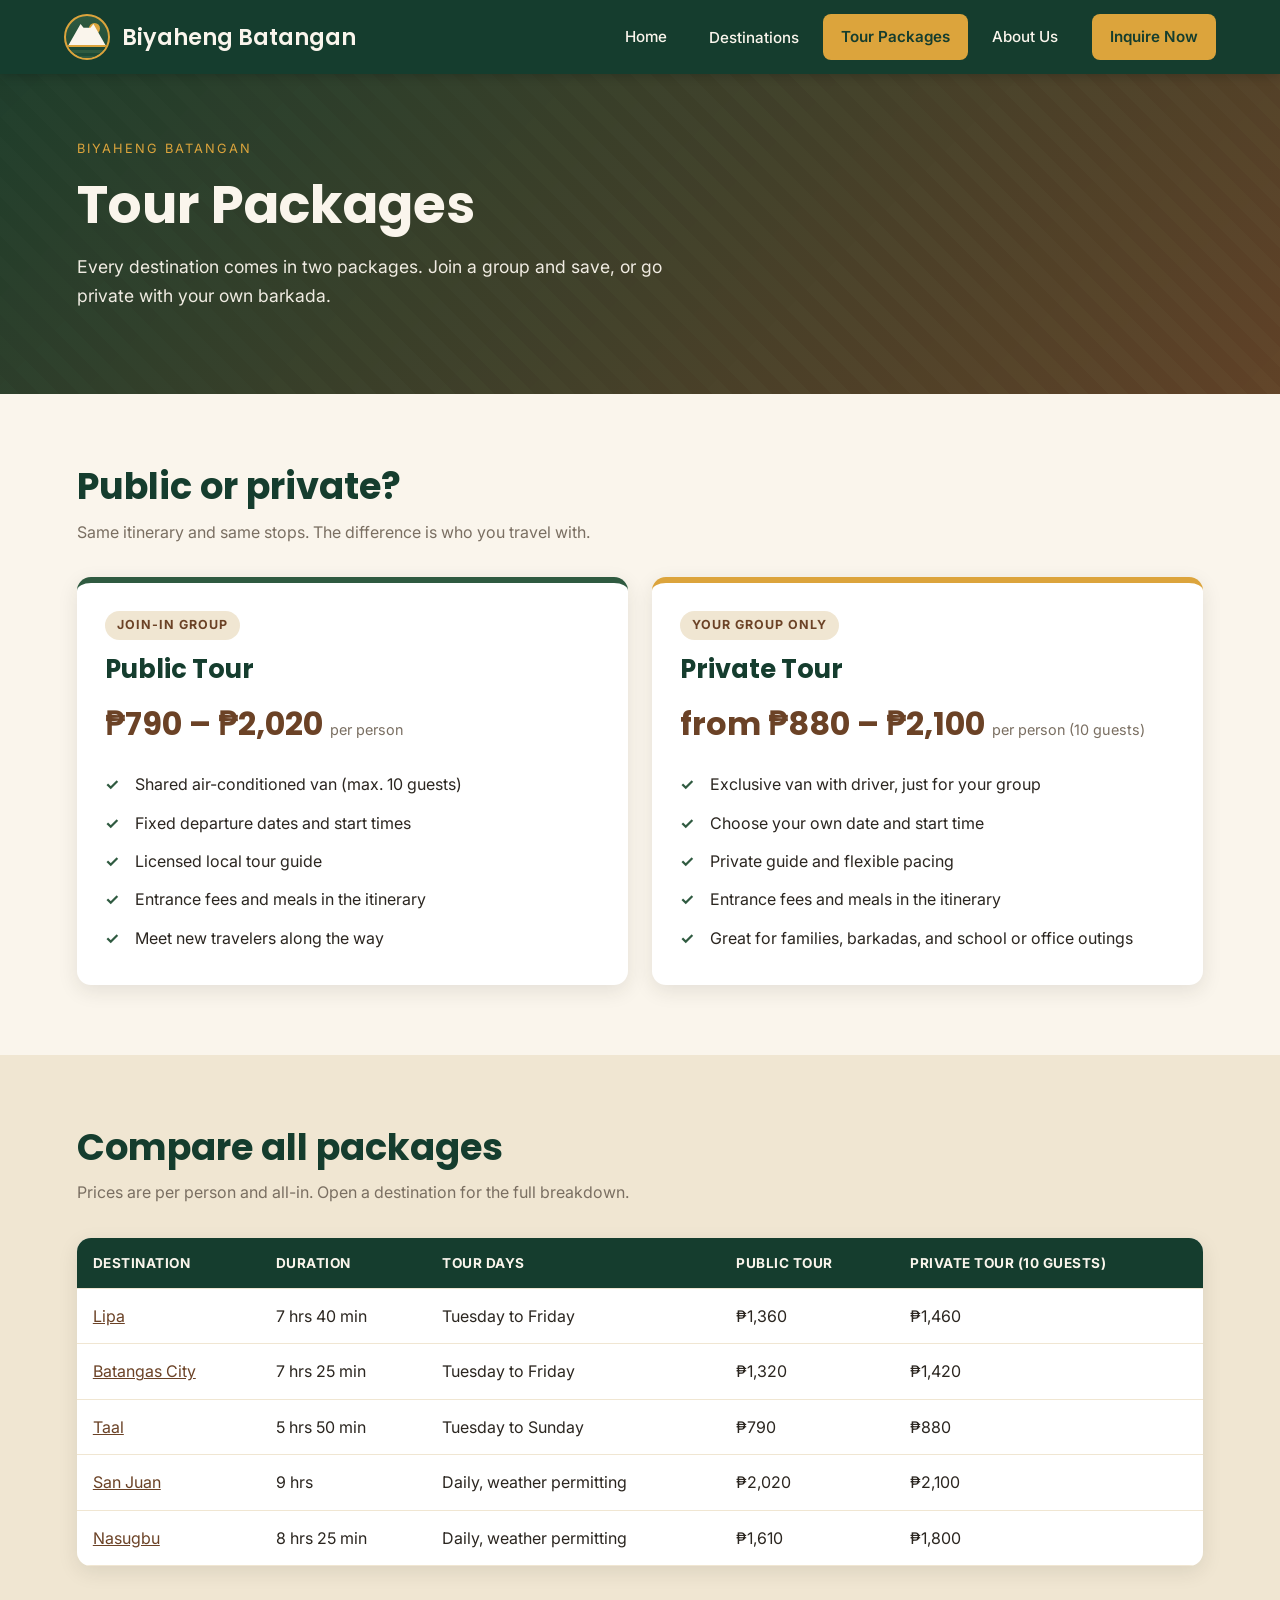
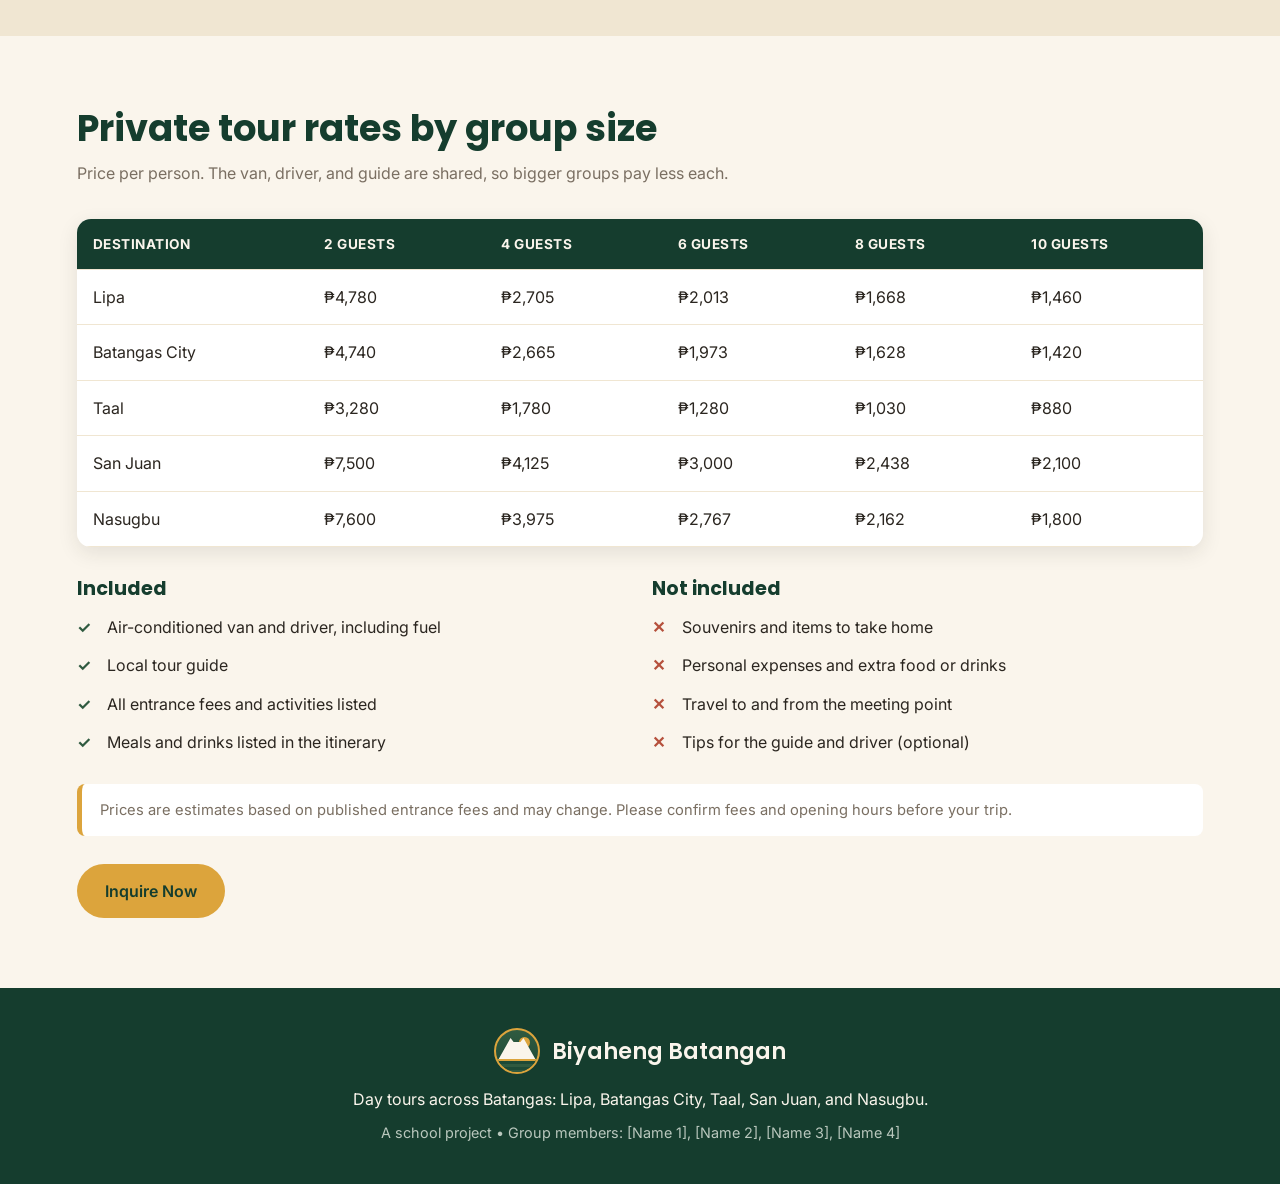
<file: packages.html>
<!DOCTYPE html>
<html lang="en">
<head>
  <meta charset="UTF-8">
  <meta name="viewport" content="width=device-width, initial-scale=1.0">
  <title>Tour Packages | Biyaheng Batangan</title>
  <meta name="description" content="Compare public and private Biyaheng Batangan day tour packages and prices.">
  <link rel="preconnect" href="https://fonts.googleapis.com">
  <link rel="preconnect" href="https://fonts.gstatic.com" crossorigin>
  <link href="https://fonts.googleapis.com/css2?family=Inter:wght@400;500;600&family=Poppins:wght@500;600;700&display=swap" rel="stylesheet">
  <link rel="stylesheet" href="style.css">
</head>
<body>
  <header class="site-header">
    <div class="header-inner">
      <a class="brand" href="index.html">
        <span class="logo-mark" aria-hidden="true"><span class="sun"></span><span class="volcano"></span><span class="lake"></span></span>
        <span class="brand-text">Biyaheng Batangan</span>
      </a>
      <nav class="nav" aria-label="Main">
      <a href="index.html">Home</a>
      <div class="dropdown">
        <a href="destinations.html">Destinations</a>
        <div class="dropdown-menu">
          <a href="lipa.html">Lipa</a>
          <a href="batangas-city.html">Batangas City</a>
          <a href="taal.html">Taal</a>
          <a href="san-juan.html">San Juan</a>
          <a href="nasugbu.html">Nasugbu</a>
        </div>
      </div>
      <a class="active" href="packages.html" aria-current="page">Tour Packages</a>
      <a href="about.html">About Us</a>
      <a class="cta" href="inquire.html">Inquire Now</a>
      </nav>
    </div>
  </header>

  <main>

    <section class="hero small">
      <div class="hero-inner">
        <p class="eyebrow">Biyaheng Batangan</p>
        <h1>Tour Packages</h1>
        <p class="lead">Every destination comes in two packages. Join a group and save, or go private with your own barkada.</p>
      </div>
    </section>

    <section class="section">
      <h2>Public or private?</h2>
      <p class="section-intro">Same itinerary and same stops. The difference is who you travel with.</p>
      <div class="card-grid two">
        <article class="card tour-card">
          <p class="tag">Join-in group</p>
          <h3>Public Tour</h3>
          <p class="price">₱790 &ndash; ₱2,020 <small>per person</small></p>
          <ul class="check-list">
            <li>Shared air-conditioned van (max. 10 guests)</li>
            <li>Fixed departure dates and start times</li>
            <li>Licensed local tour guide</li>
            <li>Entrance fees and meals in the itinerary</li>
            <li>Meet new travelers along the way</li>
          </ul>
        </article>
        <article class="card tour-card featured">
          <p class="tag">Your group only</p>
          <h3>Private Tour</h3>
          <p class="price">from ₱880 &ndash; ₱2,100 <small>per person (10 guests)</small></p>
          <ul class="check-list">
            <li>Exclusive van with driver, just for your group</li>
            <li>Choose your own date and start time</li>
            <li>Private guide and flexible pacing</li>
            <li>Entrance fees and meals in the itinerary</li>
            <li>Great for families, barkadas, and school or office outings</li>
          </ul>
        </article>
      </div>
    </section>

    <section class="section alt">
      <h2>Compare all packages</h2>
      <p class="section-intro">Prices are per person and all-in. Open a destination for the full breakdown.</p>
      <div class="table-wrap">
        <table class="mini">
          <thead>
            <tr><th>Destination</th><th>Duration</th><th>Tour days</th><th>Public tour</th><th>Private tour (10 guests)</th></tr>
          </thead>
          <tbody>
            <tr>
              <td><a href="lipa.html">Lipa</a></td>
              <td>7 hrs 40 min</td>
              <td>Tuesday to Friday</td>
              <td>₱1,360</td>
              <td>₱1,460</td>
            </tr>
            <tr>
              <td><a href="batangas-city.html">Batangas City</a></td>
              <td>7 hrs 25 min</td>
              <td>Tuesday to Friday</td>
              <td>₱1,320</td>
              <td>₱1,420</td>
            </tr>
            <tr>
              <td><a href="taal.html">Taal</a></td>
              <td>5 hrs 50 min</td>
              <td>Tuesday to Sunday</td>
              <td>₱790</td>
              <td>₱880</td>
            </tr>
            <tr>
              <td><a href="san-juan.html">San Juan</a></td>
              <td>9 hrs</td>
              <td>Daily, weather permitting</td>
              <td>₱2,020</td>
              <td>₱2,100</td>
            </tr>
            <tr>
              <td><a href="nasugbu.html">Nasugbu</a></td>
              <td>8 hrs 25 min</td>
              <td>Daily, weather permitting</td>
              <td>₱1,610</td>
              <td>₱1,800</td>
            </tr>
          </tbody>
        </table>
      </div>
    </section>

    <section class="section">
      <h2>Private tour rates by group size</h2>
      <p class="section-intro">Price per person. The van, driver, and guide are shared, so bigger groups pay less each.</p>
      <div class="table-wrap">
        <table class="mini">
          <thead>
            <tr><th>Destination</th><th>2 guests</th><th>4 guests</th><th>6 guests</th><th>8 guests</th><th>10 guests</th></tr>
          </thead>
          <tbody>
            <tr><td>Lipa</td><td>₱4,780</td><td>₱2,705</td><td>₱2,013</td><td>₱1,668</td><td>₱1,460</td></tr>
            <tr><td>Batangas City</td><td>₱4,740</td><td>₱2,665</td><td>₱1,973</td><td>₱1,628</td><td>₱1,420</td></tr>
            <tr><td>Taal</td><td>₱3,280</td><td>₱1,780</td><td>₱1,280</td><td>₱1,030</td><td>₱880</td></tr>
            <tr><td>San Juan</td><td>₱7,500</td><td>₱4,125</td><td>₱3,000</td><td>₱2,438</td><td>₱2,100</td></tr>
            <tr><td>Nasugbu</td><td>₱7,600</td><td>₱3,975</td><td>₱2,767</td><td>₱2,162</td><td>₱1,800</td></tr>
          </tbody>
        </table>
      </div>

      <div class="card-grid two inclusions">
        <div>
          <h3>Included</h3>
          <ul class="check-list">
            <li>Air-conditioned van and driver, including fuel</li>
            <li>Local tour guide</li>
            <li>All entrance fees and activities listed</li>
            <li>Meals and drinks listed in the itinerary</li>
          </ul>
        </div>
        <div>
          <h3>Not included</h3>
          <ul class="x-list">
            <li>Souvenirs and items to take home</li>
            <li>Personal expenses and extra food or drinks</li>
            <li>Travel to and from the meeting point</li>
            <li>Tips for the guide and driver (optional)</li>
          </ul>
        </div>
      </div>

      <p class="note">Prices are estimates based on published entrance fees and may change. Please confirm fees and opening hours before your trip.</p>
      <p style="margin-top:28px"><a class="btn btn-primary" href="inquire.html">Inquire Now</a></p>
    </section>

  </main>

  <footer class="site-footer">
    <a class="brand" href="index.html">
      <span class="logo-mark" aria-hidden="true"><span class="sun"></span><span class="volcano"></span><span class="lake"></span></span>
      <span class="brand-text">Biyaheng Batangan</span>
    </a>
    <p>Day tours across Batangas: Lipa, Batangas City, Taal, San Juan, and Nasugbu.</p>
    <p class="muted">A school project &bull; Group members: [Name 1], [Name 2], [Name 3], [Name 4]</p>
  </footer>

</body>
</html>
</file>
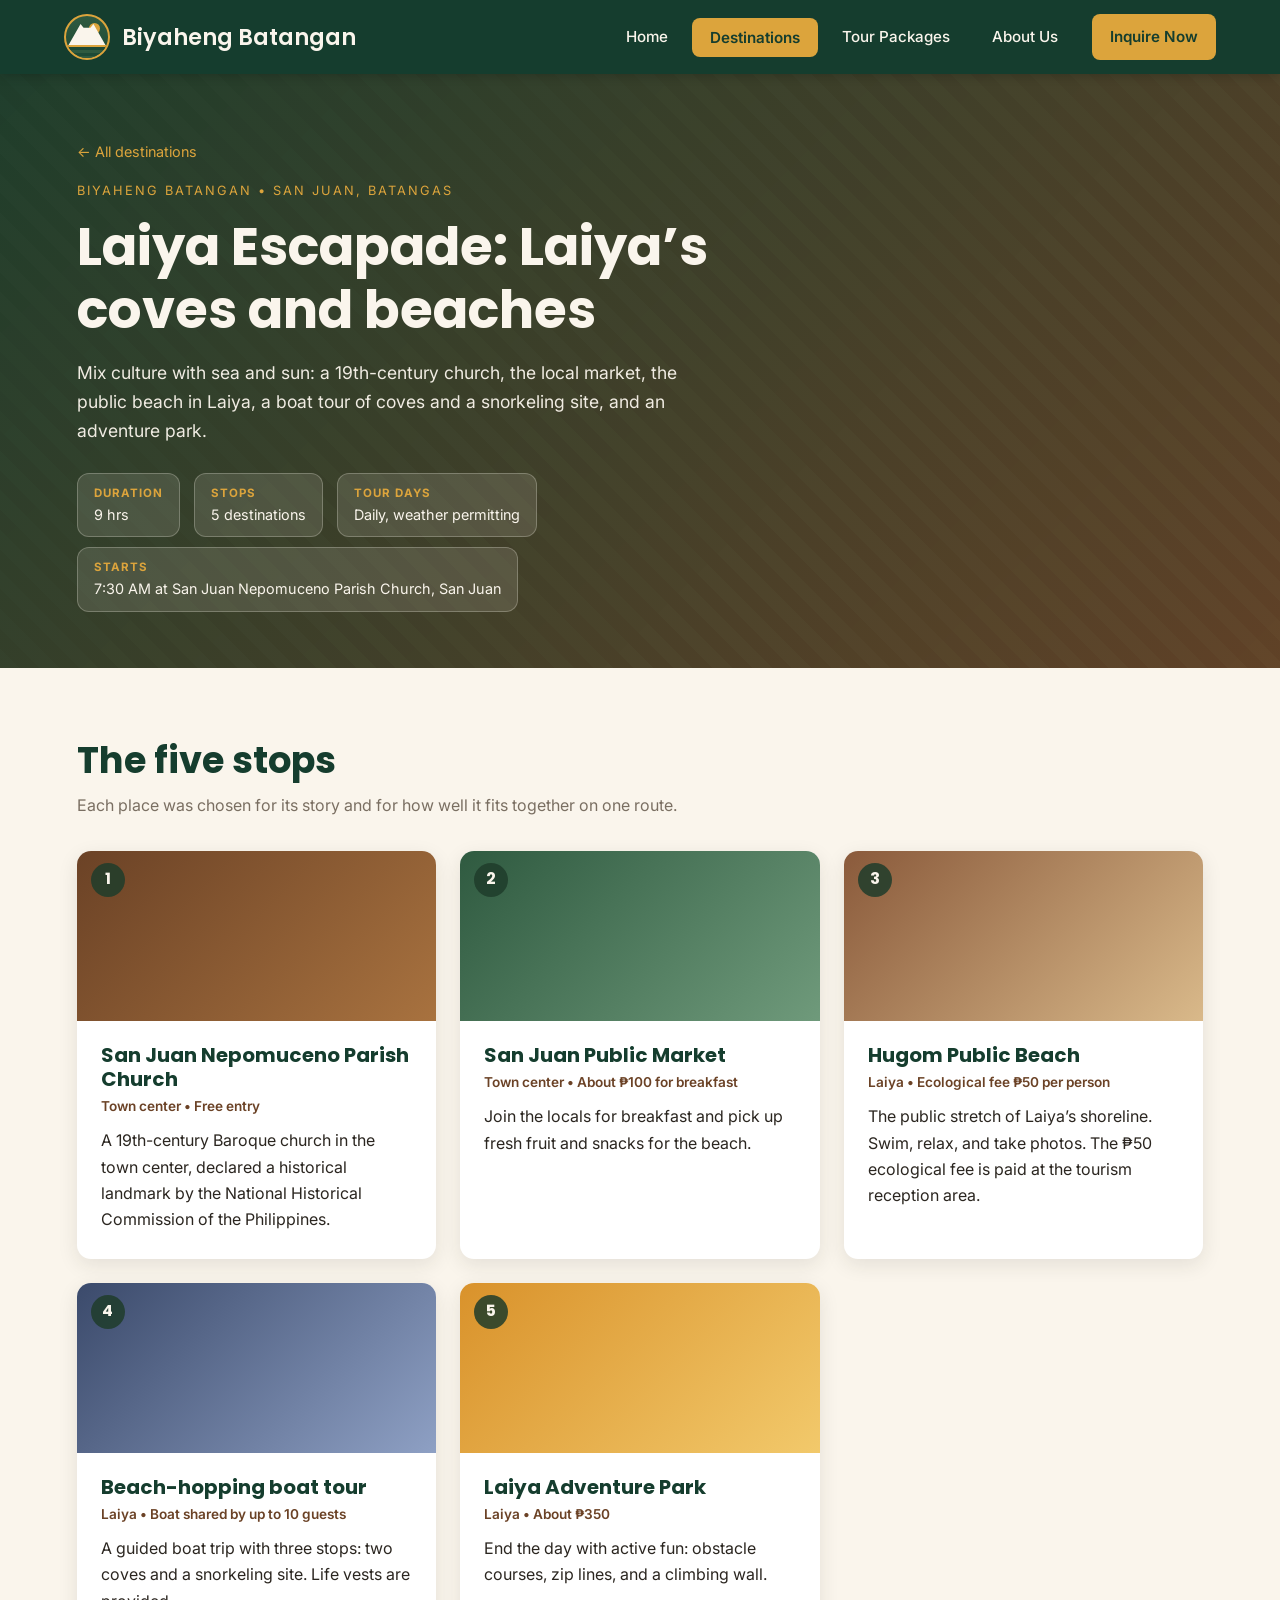
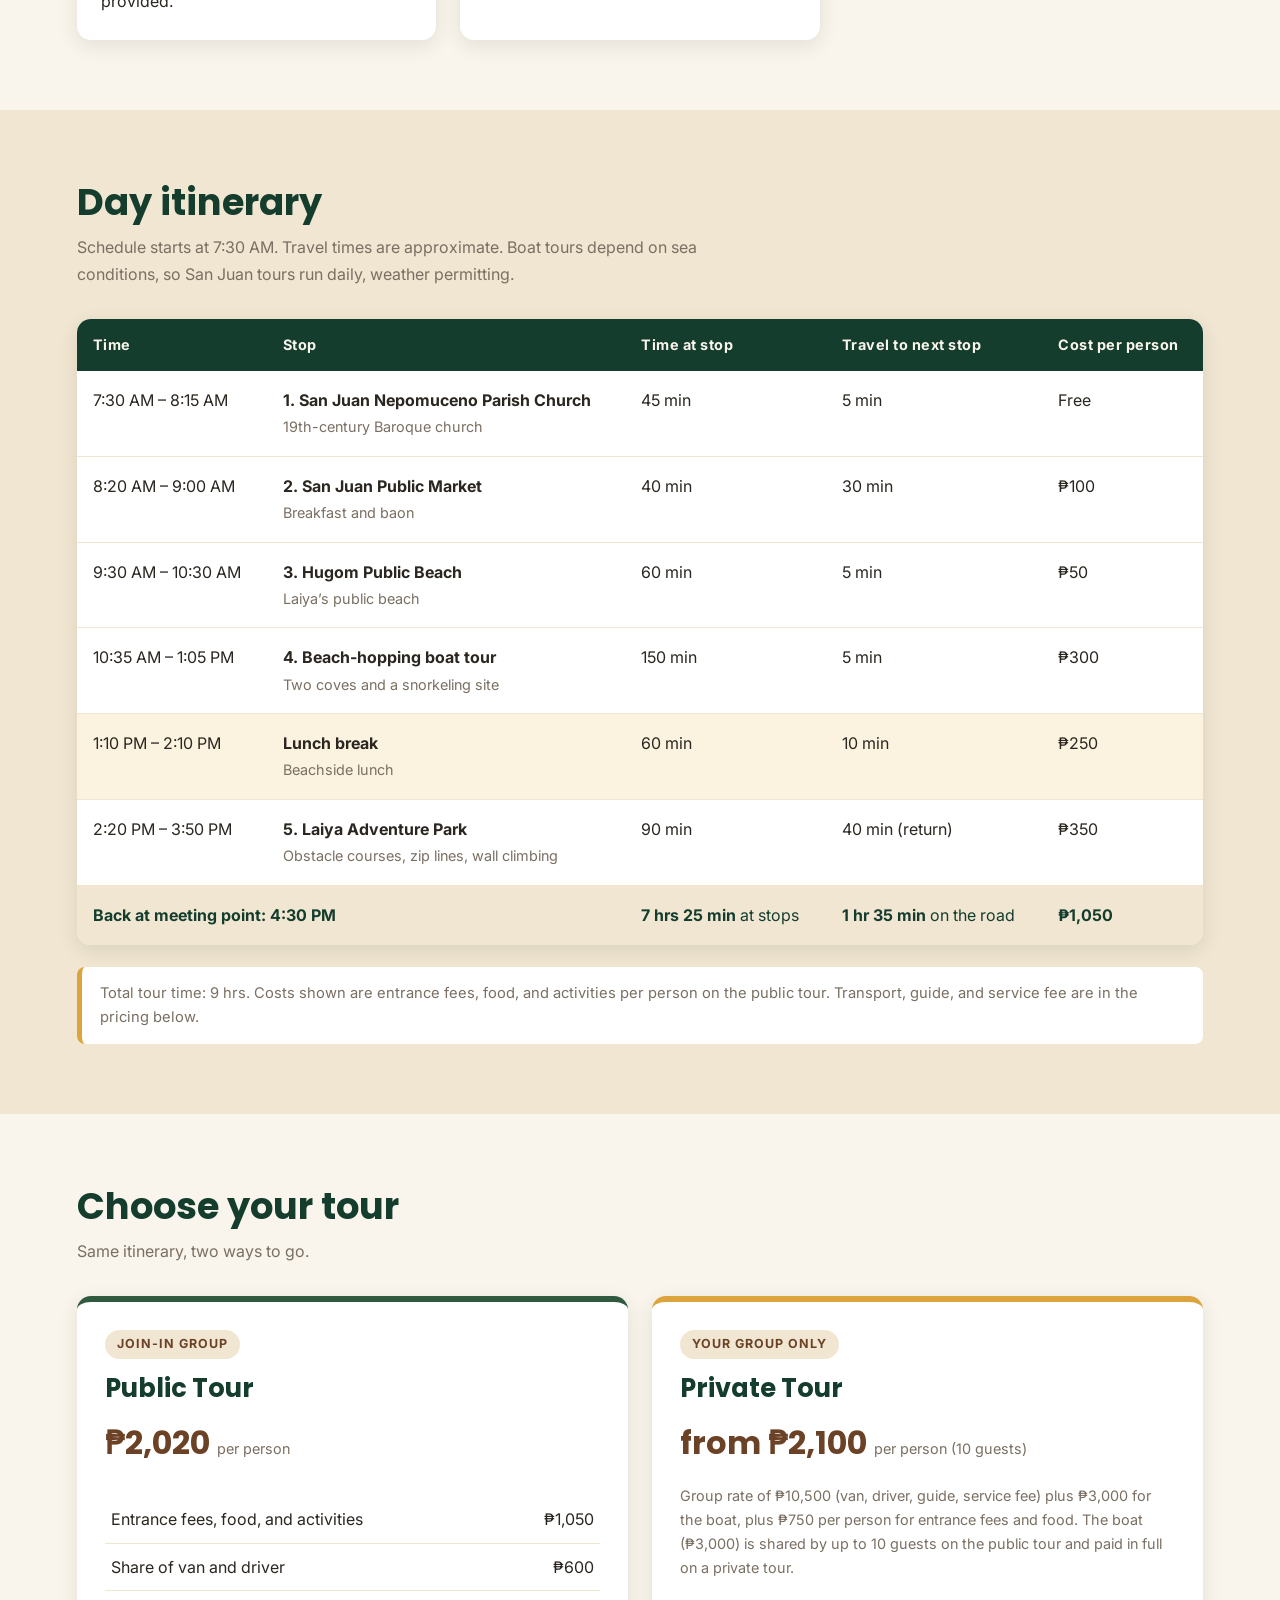
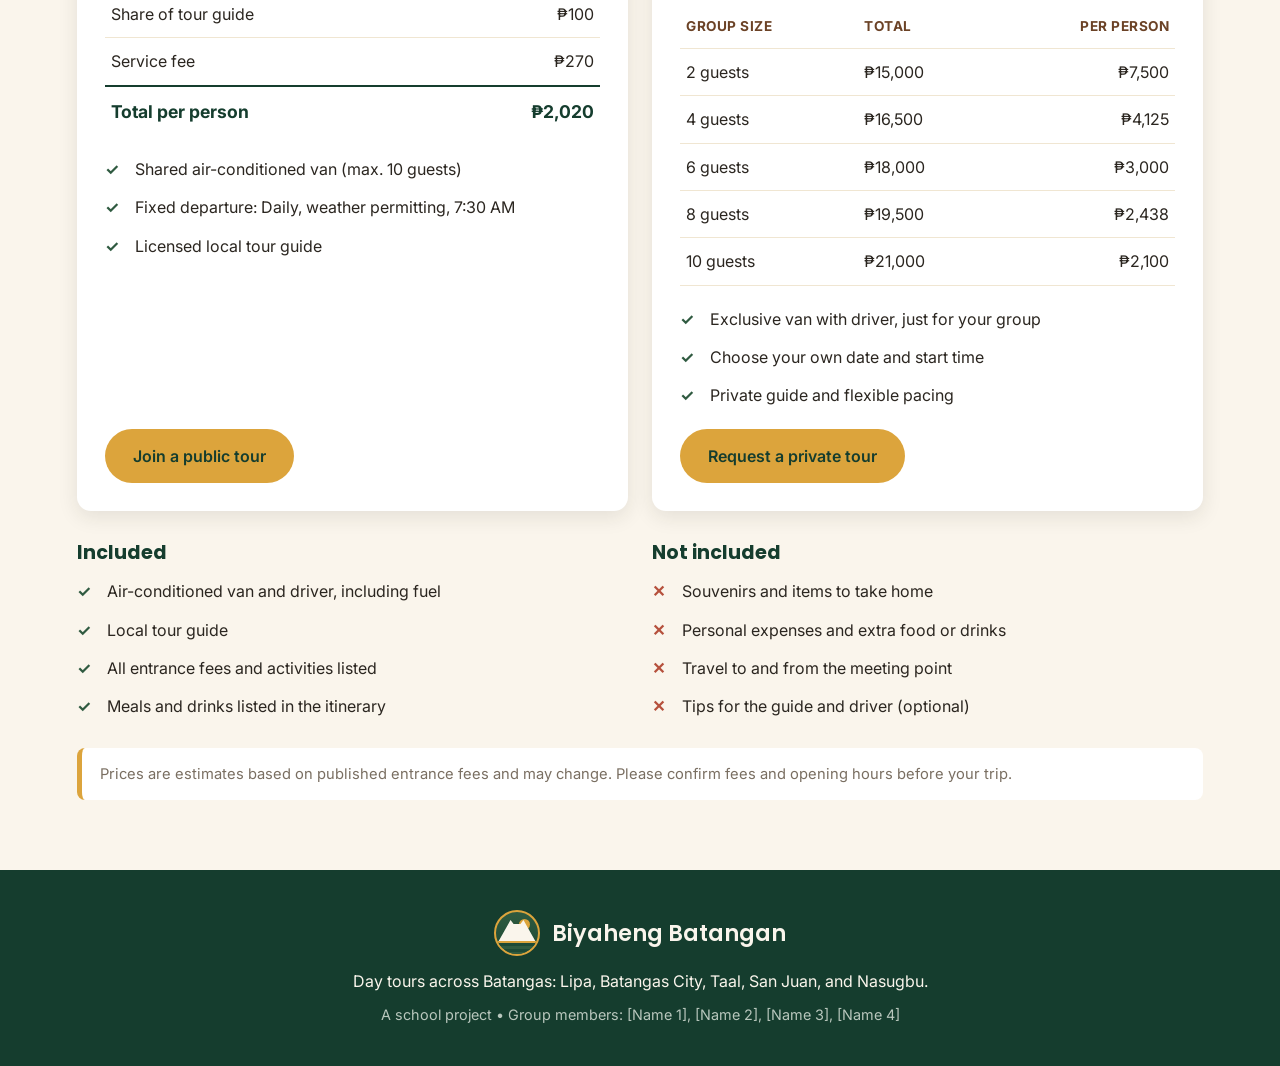
<file: san-juan.html>
<!DOCTYPE html>
<html lang="en">
<head>
  <meta charset="UTF-8">
  <meta name="viewport" content="width=device-width, initial-scale=1.0">
  <title>Laiya Escapade | Biyaheng Batangan</title>
  <meta name="description" content="Mix culture with sea and sun: a 19th-century church, the local market, the public beach in Laiya, a boat tour of coves and a snorkeling site, and an adventure park. Public and private day tour from Biyaheng Batangan.">
  <link rel="preconnect" href="https://fonts.googleapis.com">
  <link rel="preconnect" href="https://fonts.gstatic.com" crossorigin>
  <link href="https://fonts.googleapis.com/css2?family=Inter:wght@400;500;600&family=Poppins:wght@500;600;700&display=swap" rel="stylesheet">
  <link rel="stylesheet" href="style.css">
</head>
<body>
  <header class="site-header">
    <div class="header-inner">
      <a class="brand" href="index.html">
        <span class="logo-mark" aria-hidden="true"><span class="sun"></span><span class="volcano"></span><span class="lake"></span></span>
        <span class="brand-text">Biyaheng Batangan</span>
      </a>
      <nav class="nav" aria-label="Main">
      <a href="index.html">Home</a>
      <div class="dropdown">
        <a class="active" href="destinations.html" aria-current="page">Destinations</a>
        <div class="dropdown-menu">
          <a href="lipa.html">Lipa</a>
          <a href="batangas-city.html">Batangas City</a>
          <a href="taal.html">Taal</a>
          <a class="current" aria-current="page" href="san-juan.html">San Juan</a>
          <a href="nasugbu.html">Nasugbu</a>
        </div>
      </div>
      <a href="packages.html">Tour Packages</a>
      <a href="about.html">About Us</a>
      <a class="cta" href="inquire.html">Inquire Now</a>
      </nav>
    </div>
  </header>

  <main>

    <section class="hero small">
      <div class="hero-inner">
        <a class="back" href="destinations.html">&larr; All destinations</a>
        <p class="eyebrow">Biyaheng Batangan &bull; San Juan, Batangas</p>
        <h1>Laiya Escapade: Laiya’s coves and beaches</h1>
        <p class="lead">Mix culture with sea and sun: a 19th-century church, the local market, the public beach in Laiya, a boat tour of coves and a snorkeling site, and an adventure park.</p>
        <div class="facts">
          <div class="fact"><strong>Duration</strong>9 hrs</div>
          <div class="fact"><strong>Stops</strong>5 destinations</div>
          <div class="fact"><strong>Tour days</strong>Daily, weather permitting</div>
          <div class="fact"><strong>Starts</strong>7:30 AM at San Juan Nepomuceno Parish Church, San Juan</div>
        </div>
      </div>
    </section>

    <section class="section">
      <h2>The five stops</h2>
      <p class="section-intro">Each place was chosen for its story and for how well it fits together on one route.</p>
      <div class="card-grid">
        <article class="card dest">
          <div class="photo photo-1" role="img" aria-label="Photo placeholder: San Juan Nepomuceno Parish Church"><span class="num">1</span></div>
          <div class="card-body">
            <h3>San Juan Nepomuceno Parish Church</h3>
            <p class="meta">Town center • Free entry</p>
            <p>A 19th-century Baroque church in the town center, declared a historical landmark by the National Historical Commission of the Philippines.</p>
          </div>
        </article>

        <article class="card dest">
          <div class="photo photo-2" role="img" aria-label="Photo placeholder: San Juan Public Market"><span class="num">2</span></div>
          <div class="card-body">
            <h3>San Juan Public Market</h3>
            <p class="meta">Town center • About ₱100 for breakfast</p>
            <p>Join the locals for breakfast and pick up fresh fruit and snacks for the beach.</p>
          </div>
        </article>

        <article class="card dest">
          <div class="photo photo-3" role="img" aria-label="Photo placeholder: Hugom Public Beach"><span class="num">3</span></div>
          <div class="card-body">
            <h3>Hugom Public Beach</h3>
            <p class="meta">Laiya • Ecological fee ₱50 per person</p>
            <p>The public stretch of Laiya’s shoreline. Swim, relax, and take photos. The ₱50 ecological fee is paid at the tourism reception area.</p>
          </div>
        </article>

        <article class="card dest">
          <div class="photo photo-4" role="img" aria-label="Photo placeholder: Beach-hopping boat tour"><span class="num">4</span></div>
          <div class="card-body">
            <h3>Beach-hopping boat tour</h3>
            <p class="meta">Laiya • Boat shared by up to 10 guests</p>
            <p>A guided boat trip with three stops: two coves and a snorkeling site. Life vests are provided.</p>
          </div>
        </article>

        <article class="card dest">
          <div class="photo photo-5" role="img" aria-label="Photo placeholder: Laiya Adventure Park"><span class="num">5</span></div>
          <div class="card-body">
            <h3>Laiya Adventure Park</h3>
            <p class="meta">Laiya • About ₱350</p>
            <p>End the day with active fun: obstacle courses, zip lines, and a climbing wall.</p>
          </div>
        </article>
      </div>
    </section>

    <section class="section alt">
      <h2>Day itinerary</h2>
      <p class="section-intro">Schedule starts at 7:30 AM. Travel times are approximate. Boat tours depend on sea conditions, so San Juan tours run daily, weather permitting.</p>
      <div class="table-wrap">
        <table class="itinerary">
          <thead>
            <tr>
              <th>Time</th>
              <th>Stop</th>
              <th>Time at stop</th>
              <th>Travel to next stop</th>
              <th>Cost per person</th>
            </tr>
          </thead>
          <tbody>
            <tr>
              <td>7:30 AM &ndash; 8:15 AM</td>
              <td><strong>1. San Juan Nepomuceno Parish Church</strong><br><span class="muted">19th-century Baroque church</span></td>
              <td>45 min</td>
              <td>5 min</td>
              <td>Free</td>
            </tr>
            <tr>
              <td>8:20 AM &ndash; 9:00 AM</td>
              <td><strong>2. San Juan Public Market</strong><br><span class="muted">Breakfast and baon</span></td>
              <td>40 min</td>
              <td>30 min</td>
              <td>₱100</td>
            </tr>
            <tr>
              <td>9:30 AM &ndash; 10:30 AM</td>
              <td><strong>3. Hugom Public Beach</strong><br><span class="muted">Laiya’s public beach</span></td>
              <td>60 min</td>
              <td>5 min</td>
              <td>₱50</td>
            </tr>
            <tr>
              <td>10:35 AM &ndash; 1:05 PM</td>
              <td><strong>4. Beach-hopping boat tour</strong><br><span class="muted">Two coves and a snorkeling site</span></td>
              <td>150 min</td>
              <td>5 min</td>
              <td>₱300</td>
            </tr>
            <tr class="break">
              <td>1:10 PM &ndash; 2:10 PM</td>
              <td><strong>Lunch break</strong><br><span class="muted">Beachside lunch</span></td>
              <td>60 min</td>
              <td>10 min</td>
              <td>₱250</td>
            </tr>
            <tr>
              <td>2:20 PM &ndash; 3:50 PM</td>
              <td><strong>5. Laiya Adventure Park</strong><br><span class="muted">Obstacle courses, zip lines, wall climbing</span></td>
              <td>90 min</td>
              <td>40 min (return)</td>
              <td>₱350</td>
            </tr>
          </tbody>
          <tfoot>
            <tr>
              <td colspan="2"><strong>Back at meeting point: 4:30 PM</strong></td>
              <td><strong>7 hrs 25 min</strong> at stops</td>
              <td><strong>1 hr 35 min</strong> on the road</td>
              <td><strong>₱1,050</strong></td>
            </tr>
          </tfoot>
        </table>
      </div>
      <p class="note">Total tour time: 9 hrs. Costs shown are entrance fees, food, and activities per person on the public tour. Transport, guide, and service fee are in the pricing below.</p>
    </section>

    <section class="section">
      <h2>Choose your tour</h2>
      <p class="section-intro">Same itinerary, two ways to go.</p>

      <div class="card-grid two">
        <article class="card tour-card">
          <p class="tag">Join-in group</p>
          <h3>Public Tour</h3>
          <p class="price">₱2,020 <small>per person</small></p>
          <table class="mini">
            <tr><td>Entrance fees, food, and activities</td><td>₱1,050</td></tr>
            <tr><td>Share of van and driver</td><td>₱600</td></tr>
            <tr><td>Share of tour guide</td><td>₱100</td></tr>
            <tr><td>Service fee</td><td>₱270</td></tr>
            <tr class="total"><td>Total per person</td><td>₱2,020</td></tr>
          </table>
          <ul class="check-list">
            <li>Shared air-conditioned van (max. 10 guests)</li>
            <li>Fixed departure: Daily, weather permitting, 7:30 AM</li>
            <li>Licensed local tour guide</li>
          </ul>
          <a class="btn btn-primary" href="inquire.html">Join a public tour</a>
        </article>

        <article class="card tour-card featured">
          <p class="tag">Your group only</p>
          <h3>Private Tour</h3>
          <p class="price">from ₱2,100 <small>per person (10 guests)</small></p>
          <p class="muted">Group rate of ₱10,500 (van, driver, guide, service fee) plus ₱3,000 for the boat, plus ₱750 per person for entrance fees and food. The boat (₱3,000) is shared by up to 10 guests on the public tour and paid in full on a private tour.</p>
          <table class="mini">
            <thead>
              <tr><th>Group size</th><th>Total</th><th>Per person</th></tr>
            </thead>
            <tbody>
              <tr><td>2 guests</td><td>₱15,000</td><td>₱7,500</td></tr>
              <tr><td>4 guests</td><td>₱16,500</td><td>₱4,125</td></tr>
              <tr><td>6 guests</td><td>₱18,000</td><td>₱3,000</td></tr>
              <tr><td>8 guests</td><td>₱19,500</td><td>₱2,438</td></tr>
              <tr><td>10 guests</td><td>₱21,000</td><td>₱2,100</td></tr>
            </tbody>
          </table>
          <ul class="check-list">
            <li>Exclusive van with driver, just for your group</li>
            <li>Choose your own date and start time</li>
            <li>Private guide and flexible pacing</li>
          </ul>
          <a class="btn btn-primary" href="inquire.html">Request a private tour</a>
        </article>
      </div>

      <div class="card-grid two inclusions">
        <div>
          <h3>Included</h3>
          <ul class="check-list">
            <li>Air-conditioned van and driver, including fuel</li>
            <li>Local tour guide</li>
            <li>All entrance fees and activities listed</li>
            <li>Meals and drinks listed in the itinerary</li>
          </ul>
        </div>
        <div>
          <h3>Not included</h3>
          <ul class="x-list">
            <li>Souvenirs and items to take home</li>
            <li>Personal expenses and extra food or drinks</li>
            <li>Travel to and from the meeting point</li>
            <li>Tips for the guide and driver (optional)</li>
          </ul>
        </div>
      </div>

      <p class="note">Prices are estimates based on published entrance fees and may change. Please confirm fees and opening hours before your trip.</p>
    </section>

  </main>

  <footer class="site-footer">
    <a class="brand" href="index.html">
      <span class="logo-mark" aria-hidden="true"><span class="sun"></span><span class="volcano"></span><span class="lake"></span></span>
      <span class="brand-text">Biyaheng Batangan</span>
    </a>
    <p>Day tours across Batangas: Lipa, Batangas City, Taal, San Juan, and Nasugbu.</p>
    <p class="muted">A school project &bull; Group members: [Name 1], [Name 2], [Name 3], [Name 4]</p>
  </footer>

</body>
</html>
</file>
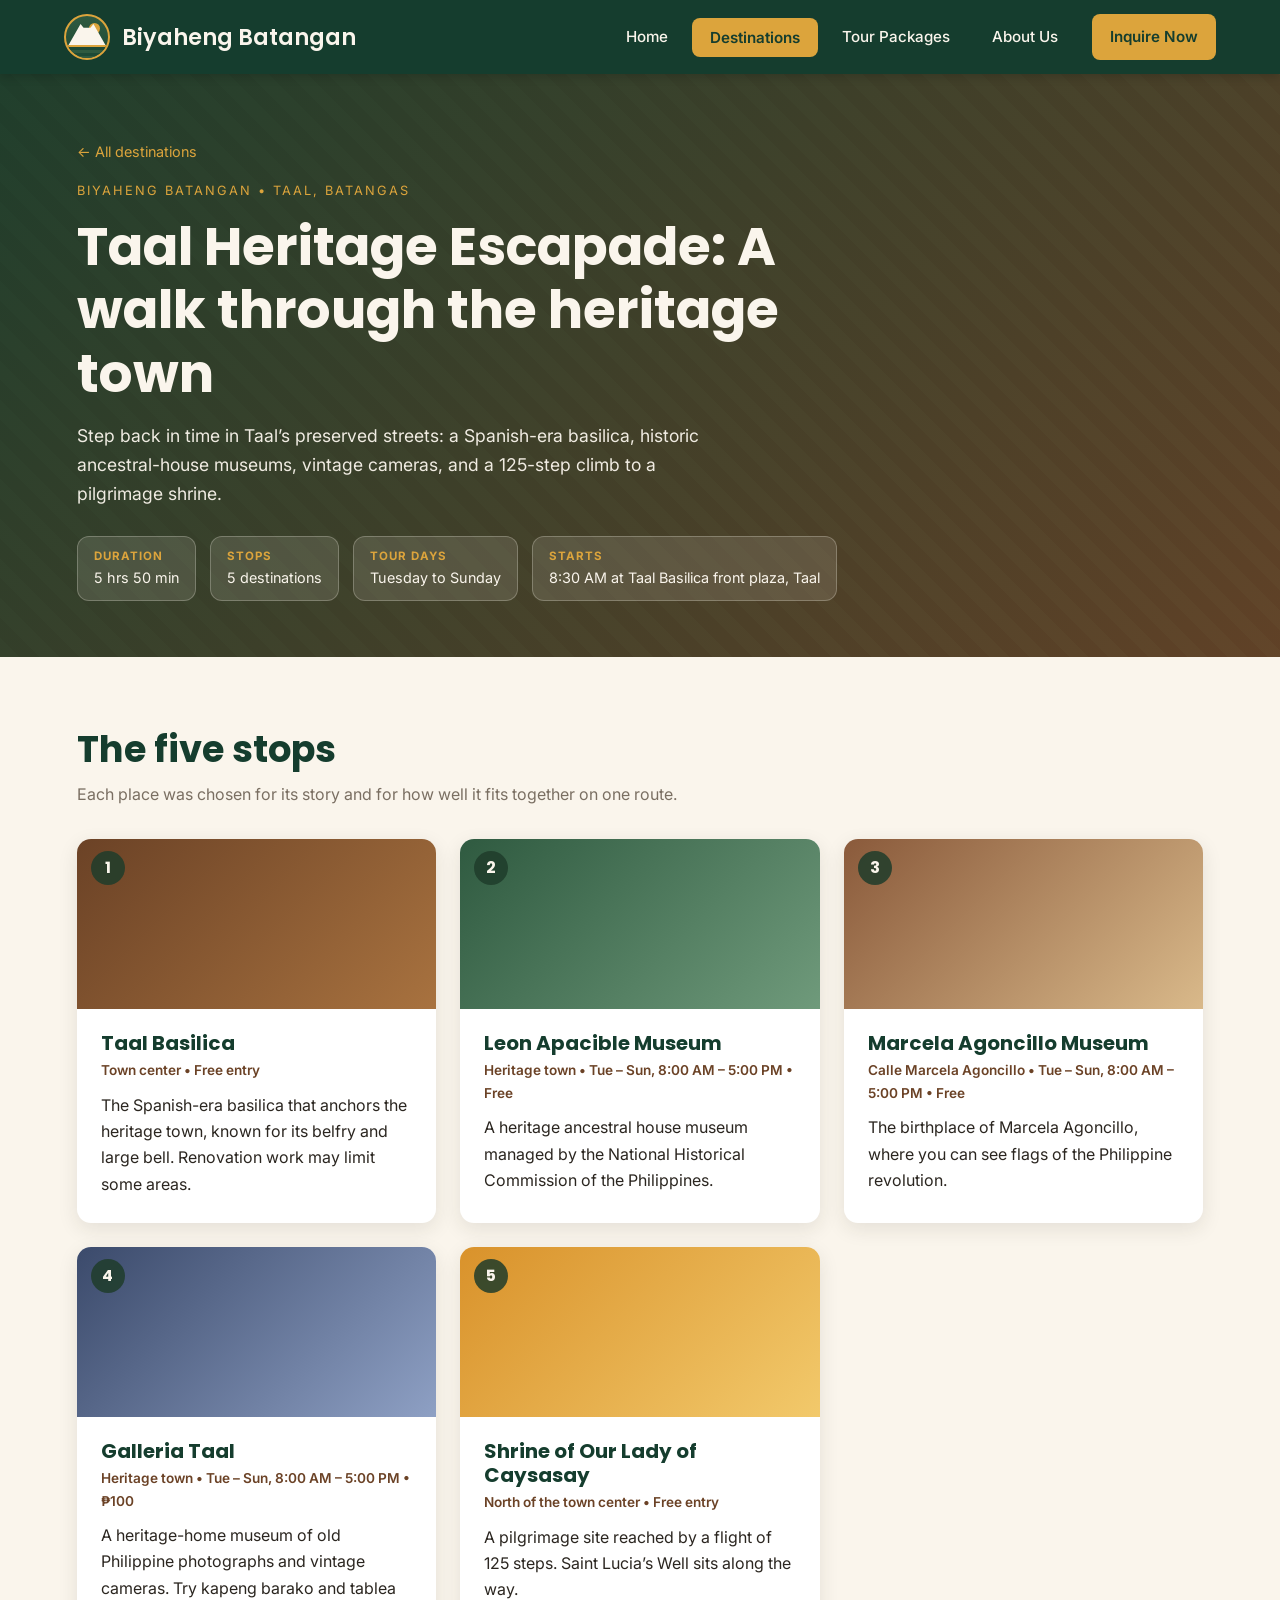
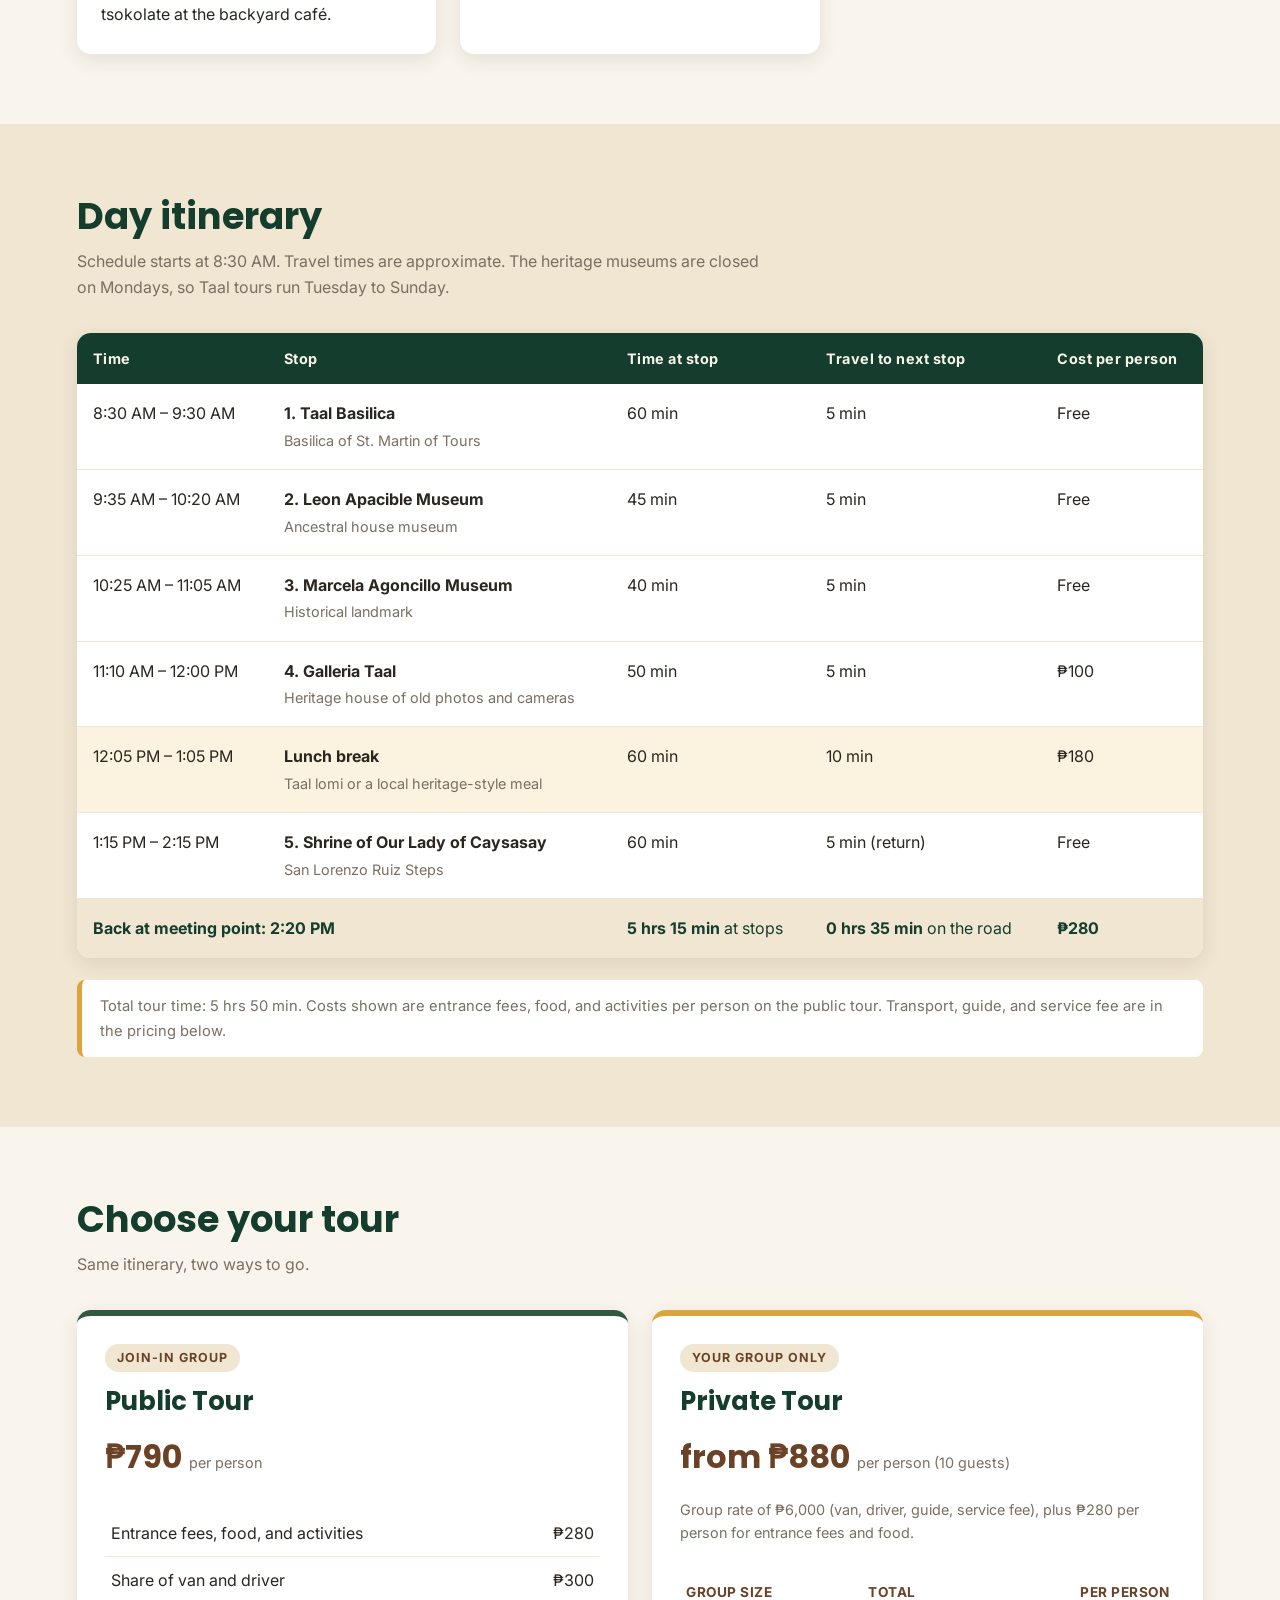
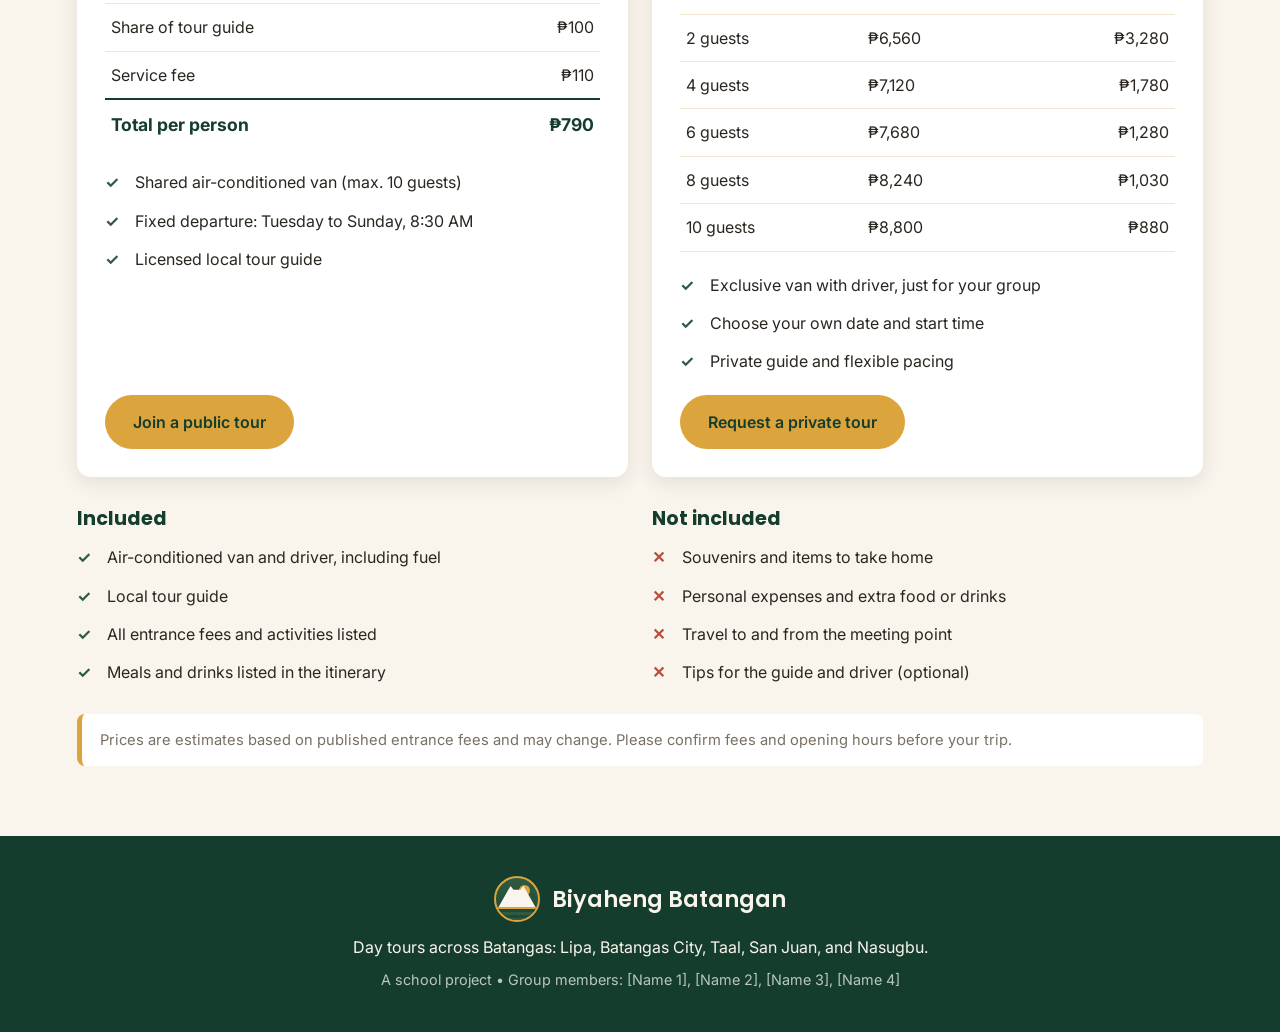
<file: taal.html>
<!DOCTYPE html>
<html lang="en">
<head>
  <meta charset="UTF-8">
  <meta name="viewport" content="width=device-width, initial-scale=1.0">
  <title>Taal Heritage Escapade | Biyaheng Batangan</title>
  <meta name="description" content="Step back in time in Taal’s preserved streets: a Spanish-era basilica, historic ancestral-house museums, vintage cameras, and a 125-step climb to a pilgrimage shrine. Public and private day tour from Biyaheng Batangan.">
  <link rel="preconnect" href="https://fonts.googleapis.com">
  <link rel="preconnect" href="https://fonts.gstatic.com" crossorigin>
  <link href="https://fonts.googleapis.com/css2?family=Inter:wght@400;500;600&family=Poppins:wght@500;600;700&display=swap" rel="stylesheet">
  <link rel="stylesheet" href="style.css">
</head>
<body>
  <header class="site-header">
    <div class="header-inner">
      <a class="brand" href="index.html">
        <span class="logo-mark" aria-hidden="true"><span class="sun"></span><span class="volcano"></span><span class="lake"></span></span>
        <span class="brand-text">Biyaheng Batangan</span>
      </a>
      <nav class="nav" aria-label="Main">
      <a href="index.html">Home</a>
      <div class="dropdown">
        <a class="active" href="destinations.html" aria-current="page">Destinations</a>
        <div class="dropdown-menu">
          <a href="lipa.html">Lipa</a>
          <a href="batangas-city.html">Batangas City</a>
          <a class="current" aria-current="page" href="taal.html">Taal</a>
          <a href="san-juan.html">San Juan</a>
          <a href="nasugbu.html">Nasugbu</a>
        </div>
      </div>
      <a href="packages.html">Tour Packages</a>
      <a href="about.html">About Us</a>
      <a class="cta" href="inquire.html">Inquire Now</a>
      </nav>
    </div>
  </header>

  <main>

    <section class="hero small">
      <div class="hero-inner">
        <a class="back" href="destinations.html">&larr; All destinations</a>
        <p class="eyebrow">Biyaheng Batangan &bull; Taal, Batangas</p>
        <h1>Taal Heritage Escapade: A walk through the heritage town</h1>
        <p class="lead">Step back in time in Taal’s preserved streets: a Spanish-era basilica, historic ancestral-house museums, vintage cameras, and a 125-step climb to a pilgrimage shrine.</p>
        <div class="facts">
          <div class="fact"><strong>Duration</strong>5 hrs 50 min</div>
          <div class="fact"><strong>Stops</strong>5 destinations</div>
          <div class="fact"><strong>Tour days</strong>Tuesday to Sunday</div>
          <div class="fact"><strong>Starts</strong>8:30 AM at Taal Basilica front plaza, Taal</div>
        </div>
      </div>
    </section>

    <section class="section">
      <h2>The five stops</h2>
      <p class="section-intro">Each place was chosen for its story and for how well it fits together on one route.</p>
      <div class="card-grid">
        <article class="card dest">
          <div class="photo photo-1" role="img" aria-label="Photo placeholder: Taal Basilica"><span class="num">1</span></div>
          <div class="card-body">
            <h3>Taal Basilica</h3>
            <p class="meta">Town center • Free entry</p>
            <p>The Spanish-era basilica that anchors the heritage town, known for its belfry and large bell. Renovation work may limit some areas.</p>
          </div>
        </article>

        <article class="card dest">
          <div class="photo photo-2" role="img" aria-label="Photo placeholder: Leon Apacible Museum"><span class="num">2</span></div>
          <div class="card-body">
            <h3>Leon Apacible Museum</h3>
            <p class="meta">Heritage town • Tue – Sun, 8:00 AM – 5:00 PM • Free</p>
            <p>A heritage ancestral house museum managed by the National Historical Commission of the Philippines.</p>
          </div>
        </article>

        <article class="card dest">
          <div class="photo photo-3" role="img" aria-label="Photo placeholder: Marcela Agoncillo Museum"><span class="num">3</span></div>
          <div class="card-body">
            <h3>Marcela Agoncillo Museum</h3>
            <p class="meta">Calle Marcela Agoncillo • Tue – Sun, 8:00 AM – 5:00 PM • Free</p>
            <p>The birthplace of Marcela Agoncillo, where you can see flags of the Philippine revolution.</p>
          </div>
        </article>

        <article class="card dest">
          <div class="photo photo-4" role="img" aria-label="Photo placeholder: Galleria Taal"><span class="num">4</span></div>
          <div class="card-body">
            <h3>Galleria Taal</h3>
            <p class="meta">Heritage town • Tue – Sun, 8:00 AM – 5:00 PM • ₱100</p>
            <p>A heritage-home museum of old Philippine photographs and vintage cameras. Try kapeng barako and tablea tsokolate at the backyard café.</p>
          </div>
        </article>

        <article class="card dest">
          <div class="photo photo-5" role="img" aria-label="Photo placeholder: Shrine of Our Lady of Caysasay"><span class="num">5</span></div>
          <div class="card-body">
            <h3>Shrine of Our Lady of Caysasay</h3>
            <p class="meta">North of the town center • Free entry</p>
            <p>A pilgrimage site reached by a flight of 125 steps. Saint Lucia’s Well sits along the way.</p>
          </div>
        </article>
      </div>
    </section>

    <section class="section alt">
      <h2>Day itinerary</h2>
      <p class="section-intro">Schedule starts at 8:30 AM. Travel times are approximate. The heritage museums are closed on Mondays, so Taal tours run Tuesday to Sunday.</p>
      <div class="table-wrap">
        <table class="itinerary">
          <thead>
            <tr>
              <th>Time</th>
              <th>Stop</th>
              <th>Time at stop</th>
              <th>Travel to next stop</th>
              <th>Cost per person</th>
            </tr>
          </thead>
          <tbody>
            <tr>
              <td>8:30 AM &ndash; 9:30 AM</td>
              <td><strong>1. Taal Basilica</strong><br><span class="muted">Basilica of St. Martin of Tours</span></td>
              <td>60 min</td>
              <td>5 min</td>
              <td>Free</td>
            </tr>
            <tr>
              <td>9:35 AM &ndash; 10:20 AM</td>
              <td><strong>2. Leon Apacible Museum</strong><br><span class="muted">Ancestral house museum</span></td>
              <td>45 min</td>
              <td>5 min</td>
              <td>Free</td>
            </tr>
            <tr>
              <td>10:25 AM &ndash; 11:05 AM</td>
              <td><strong>3. Marcela Agoncillo Museum</strong><br><span class="muted">Historical landmark</span></td>
              <td>40 min</td>
              <td>5 min</td>
              <td>Free</td>
            </tr>
            <tr>
              <td>11:10 AM &ndash; 12:00 PM</td>
              <td><strong>4. Galleria Taal</strong><br><span class="muted">Heritage house of old photos and cameras</span></td>
              <td>50 min</td>
              <td>5 min</td>
              <td>₱100</td>
            </tr>
            <tr class="break">
              <td>12:05 PM &ndash; 1:05 PM</td>
              <td><strong>Lunch break</strong><br><span class="muted">Taal lomi or a local heritage-style meal</span></td>
              <td>60 min</td>
              <td>10 min</td>
              <td>₱180</td>
            </tr>
            <tr>
              <td>1:15 PM &ndash; 2:15 PM</td>
              <td><strong>5. Shrine of Our Lady of Caysasay</strong><br><span class="muted">San Lorenzo Ruiz Steps</span></td>
              <td>60 min</td>
              <td>5 min (return)</td>
              <td>Free</td>
            </tr>
          </tbody>
          <tfoot>
            <tr>
              <td colspan="2"><strong>Back at meeting point: 2:20 PM</strong></td>
              <td><strong>5 hrs 15 min</strong> at stops</td>
              <td><strong>0 hrs 35 min</strong> on the road</td>
              <td><strong>₱280</strong></td>
            </tr>
          </tfoot>
        </table>
      </div>
      <p class="note">Total tour time: 5 hrs 50 min. Costs shown are entrance fees, food, and activities per person on the public tour. Transport, guide, and service fee are in the pricing below.</p>
    </section>

    <section class="section">
      <h2>Choose your tour</h2>
      <p class="section-intro">Same itinerary, two ways to go.</p>

      <div class="card-grid two">
        <article class="card tour-card">
          <p class="tag">Join-in group</p>
          <h3>Public Tour</h3>
          <p class="price">₱790 <small>per person</small></p>
          <table class="mini">
            <tr><td>Entrance fees, food, and activities</td><td>₱280</td></tr>
            <tr><td>Share of van and driver</td><td>₱300</td></tr>
            <tr><td>Share of tour guide</td><td>₱100</td></tr>
            <tr><td>Service fee</td><td>₱110</td></tr>
            <tr class="total"><td>Total per person</td><td>₱790</td></tr>
          </table>
          <ul class="check-list">
            <li>Shared air-conditioned van (max. 10 guests)</li>
            <li>Fixed departure: Tuesday to Sunday, 8:30 AM</li>
            <li>Licensed local tour guide</li>
          </ul>
          <a class="btn btn-primary" href="inquire.html">Join a public tour</a>
        </article>

        <article class="card tour-card featured">
          <p class="tag">Your group only</p>
          <h3>Private Tour</h3>
          <p class="price">from ₱880 <small>per person (10 guests)</small></p>
          <p class="muted">Group rate of ₱6,000 (van, driver, guide, service fee), plus ₱280 per person for entrance fees and food.</p>
          <table class="mini">
            <thead>
              <tr><th>Group size</th><th>Total</th><th>Per person</th></tr>
            </thead>
            <tbody>
              <tr><td>2 guests</td><td>₱6,560</td><td>₱3,280</td></tr>
              <tr><td>4 guests</td><td>₱7,120</td><td>₱1,780</td></tr>
              <tr><td>6 guests</td><td>₱7,680</td><td>₱1,280</td></tr>
              <tr><td>8 guests</td><td>₱8,240</td><td>₱1,030</td></tr>
              <tr><td>10 guests</td><td>₱8,800</td><td>₱880</td></tr>
            </tbody>
          </table>
          <ul class="check-list">
            <li>Exclusive van with driver, just for your group</li>
            <li>Choose your own date and start time</li>
            <li>Private guide and flexible pacing</li>
          </ul>
          <a class="btn btn-primary" href="inquire.html">Request a private tour</a>
        </article>
      </div>

      <div class="card-grid two inclusions">
        <div>
          <h3>Included</h3>
          <ul class="check-list">
            <li>Air-conditioned van and driver, including fuel</li>
            <li>Local tour guide</li>
            <li>All entrance fees and activities listed</li>
            <li>Meals and drinks listed in the itinerary</li>
          </ul>
        </div>
        <div>
          <h3>Not included</h3>
          <ul class="x-list">
            <li>Souvenirs and items to take home</li>
            <li>Personal expenses and extra food or drinks</li>
            <li>Travel to and from the meeting point</li>
            <li>Tips for the guide and driver (optional)</li>
          </ul>
        </div>
      </div>

      <p class="note">Prices are estimates based on published entrance fees and may change. Please confirm fees and opening hours before your trip.</p>
    </section>

  </main>

  <footer class="site-footer">
    <a class="brand" href="index.html">
      <span class="logo-mark" aria-hidden="true"><span class="sun"></span><span class="volcano"></span><span class="lake"></span></span>
      <span class="brand-text">Biyaheng Batangan</span>
    </a>
    <p>Day tours across Batangas: Lipa, Batangas City, Taal, San Juan, and Nasugbu.</p>
    <p class="muted">A school project &bull; Group members: [Name 1], [Name 2], [Name 3], [Name 4]</p>
  </footer>

</body>
</html>
</file>
<file: style.css>
/* ===== Biyaheng Batangan: style.css (shared by all pages) =====
   Palette: highland green, coffee brown, warm cream, honey gold */

:root {
  --green: #153d2e;
  --green-soft: #2f5a40;
  --coffee: #6b4226;
  --cream: #faf5ec;
  --cream-dark: #f0e6d2;
  --honey: #dca43c;
  --ink: #2b2620;
  --muted: #7a6f62;
  --white: #ffffff;
  --radius: 14px;
  --shadow: 0 6px 20px rgba(43, 38, 32, 0.10);
}

* { box-sizing: border-box; margin: 0; padding: 0; }

body {
  font-family: "Inter", "Segoe UI", Tahoma, Arial, sans-serif;
  color: var(--ink);
  background: var(--cream);
  line-height: 1.65;
}

h1, h2, h3, .brand-text {
  font-family: "Poppins", "Segoe UI", Arial, sans-serif;
  line-height: 1.2;
}

a { color: var(--coffee); }

/* ===== Header: logo left, tab navigation right ===== */
.site-header {
  position: sticky;
  top: 0;
  z-index: 10;
  background: var(--green);
  padding: 14px 5%;
  box-shadow: 0 2px 10px rgba(0, 0, 0, 0.2);
}

.header-inner {
  display: flex;
  align-items: center;
  justify-content: space-between;
  flex-wrap: wrap;
  gap: 12px 24px;
  max-width: 1300px;
  margin: 0 auto;
}

.brand { display: flex; align-items: center; gap: 12px; text-decoration: none; }
.brand-text { font-size: 1.4rem; font-weight: 600; color: var(--cream); }

.nav { display: flex; align-items: center; flex-wrap: wrap; gap: 6px; }
.nav a {
  color: var(--cream);
  text-decoration: none;
  font-size: 0.95rem;
  font-weight: 500;
  padding: 10px 18px;
  border-radius: 8px;
  white-space: nowrap;
  transition: background 0.15s;
}
.nav a:hover { background: rgba(250, 245, 236, 0.14); }
.nav a.active { background: var(--honey); color: var(--green); font-weight: 600; }
.nav a.cta { background: var(--honey); color: var(--green); font-weight: 600; margin-left: 10px; }
.nav a.cta:hover, .nav a.active:hover { background: #e8b350; }
.nav a.cta.active { box-shadow: inset 0 0 0 2px var(--cream); }


/* ===== Logo mark, made with pure HTML and CSS (no image file) ===== */
.logo-mark {
  position: relative;
  display: block;
  flex: 0 0 auto;
  width: 46px;
  height: 46px;
  border-radius: 50%;
  background: linear-gradient(180deg, #2f5a40 0%, #1d4a36 100%);
  border: 2px solid var(--honey);
  overflow: hidden;
}
.logo-mark .sun {
  position: absolute; top: 7px; right: 8px;
  width: 11px; height: 11px; border-radius: 50%;
  background: var(--honey);
}
.logo-mark .volcano {
  position: absolute; left: 2px; right: 2px; bottom: 12px; height: 24px;
  background: var(--cream);
  clip-path: polygon(0 100%, 33% 8%, 41% 24%, 59% 24%, 67% 8%, 100% 100%);
}
.logo-mark .lake {
  position: absolute; left: 0; right: 0; bottom: 0; height: 13px;
  background: repeating-linear-gradient(180deg, #1d4a36 0 3px, #2f5a40 3px 6px);
  border-top: 2px solid var(--honey);
}

/* ===== Dropdown under Destinations ===== */
.dropdown { position: relative; }
.dropdown-menu {
  display: none;
  position: absolute;
  top: 100%;
  left: 0;
  min-width: 210px;
  background: var(--green);
  border-radius: 0 10px 10px 10px;
  padding: 6px;
  box-shadow: 0 10px 24px rgba(0, 0, 0, 0.28);
  z-index: 20;
}
.dropdown:hover .dropdown-menu,
.dropdown:focus-within .dropdown-menu { display: block; }
.dropdown-menu a { display: block; padding: 10px 14px; }
.dropdown-menu a.current { background: rgba(220, 164, 60, 0.22); color: var(--honey); font-weight: 600; }

/* ===== Hero ===== */
.hero {
  background:
    linear-gradient(135deg, rgba(31, 61, 43, 0.93), rgba(107, 66, 38, 0.86)),
    repeating-linear-gradient(45deg, #2f5a40 0 14px, #1f3d2b 14px 28px);
  /* To use a real photo: background: linear-gradient(rgba(31,61,43,.7), rgba(31,61,43,.7)), url("images/hero.jpg") center/cover; */
  color: var(--cream);
  padding: 90px 6% 80px;
}
.hero.small { padding: 64px 6% 56px; }
.hero-inner { max-width: 800px; }
.hero-logo { width: 110px; height: 110px; margin-bottom: 20px; display: block; }
.eyebrow {
  text-transform: uppercase;
  letter-spacing: 2px;
  font-size: 0.8rem;
  color: var(--honey);
  margin-bottom: 14px;
}
.back { display: inline-block; color: var(--honey); text-decoration: none; font-size: 0.9rem; margin-bottom: 16px; }
.back:hover { text-decoration: underline; }
.hero h1 { font-size: clamp(2rem, 5vw, 3.3rem); margin-bottom: 16px; }
.lead { font-size: 1.1rem; max-width: 640px; margin-bottom: 28px; opacity: 0.95; }
.hero-buttons { display: flex; flex-wrap: wrap; gap: 12px; }

/* Quick facts strip on destination pages */
.facts {
  display: flex;
  flex-wrap: wrap;
  gap: 10px 14px;
  margin-top: 26px;
}
.fact {
  background: rgba(250, 245, 236, 0.12);
  border: 1px solid rgba(250, 245, 236, 0.25);
  border-radius: 12px;
  padding: 10px 16px;
  font-size: 0.9rem;
}
.fact strong { display: block; color: var(--honey); font-size: 0.72rem; text-transform: uppercase; letter-spacing: 1px; }

/* ===== Buttons ===== */
.btn {
  display: inline-block;
  padding: 12px 26px;
  border-radius: 999px;
  font-size: 1rem;
  font-weight: 600;
  text-decoration: none;
  border: 2px solid transparent;
  cursor: pointer;
  transition: transform 0.15s, background 0.15s;
}
.btn:hover { transform: translateY(-2px); }
.btn-primary { background: var(--honey); color: var(--green); }
.btn-primary:hover { background: #e8a23f; }
.btn-ghost { border-color: var(--cream); color: var(--cream); }
.btn-ghost:hover { background: rgba(250, 245, 236, 0.12); }
.btn-dark { background: var(--green); color: var(--cream); }
.btn-dark:hover { background: var(--green-soft); }

/* ===== Sections ===== */
.section { padding: 70px 6%; }
.section.alt { background: var(--cream-dark); }
.section h2 {
  font-size: clamp(1.6rem, 3.5vw, 2.3rem);
  color: var(--green);
  margin-bottom: 10px;
}
.section-intro { max-width: 700px; color: var(--muted); margin-bottom: 32px; }

/* ===== Cards ===== */
.card-grid {
  display: grid;
  grid-template-columns: repeat(auto-fit, minmax(270px, 1fr));
  gap: 24px;
}
.card-grid.two { grid-template-columns: repeat(auto-fit, minmax(300px, 1fr)); }

.card {
  background: var(--white);
  border-radius: var(--radius);
  box-shadow: var(--shadow);
  padding: 28px;
}
.card h3 { color: var(--green); margin-bottom: 12px; }

.tour-card { display: flex; flex-direction: column; gap: 14px; }
.tour-card.featured { border-top: 6px solid var(--honey); }
.tour-card:not(.featured) { border-top: 6px solid var(--green-soft); }
.tour-card .btn { align-self: flex-start; margin-top: auto; }
.tour-card h3 { font-size: 1.6rem; margin-bottom: 0; }

.tag {
  display: inline-block;
  align-self: flex-start;
  background: var(--cream-dark);
  color: var(--coffee);
  font-size: 0.78rem;
  font-weight: 700;
  letter-spacing: 1px;
  text-transform: uppercase;
  padding: 4px 12px;
  border-radius: 999px;
}
.price { font-size: 2rem; font-weight: 700; color: var(--coffee); font-family: "Poppins", "Segoe UI", sans-serif; }
.price small { font-size: 0.9rem; color: var(--muted); font-family: "Inter", "Segoe UI", sans-serif; font-weight: 400; }

.check-list, .x-list { list-style: none; }
.check-list li, .x-list li { padding: 6px 0 6px 30px; position: relative; }
.check-list li::before { content: "\2713"; position: absolute; left: 0; color: var(--green-soft); font-weight: 700; }
.x-list li::before { content: "\2715"; position: absolute; left: 0; color: #b5503c; font-weight: 700; }

/* Destination / stop cards with photo placeholders */
.dest { padding: 0; overflow: hidden; display: flex; flex-direction: column; }
.dest .card-body { padding: 22px 24px 26px; display: flex; flex-direction: column; flex: 1; }
.dest h3 { font-size: 1.25rem; margin-bottom: 4px; }
.dest .btn { align-self: flex-start; margin-top: auto; }
.meta { font-size: 0.85rem; color: var(--coffee); margin-bottom: 10px; font-weight: 600; }
.dest-facts { font-size: 0.88rem; color: var(--muted); margin: 6px 0 14px; }
.dest-prices { margin-bottom: 16px; }
.dest-prices span { display: block; font-size: 0.92rem; }
.dest-prices strong { color: var(--coffee); font-size: 1.05rem; }

/* Photo placeholders: swap for background-image: url("images/xxx.jpg") center/cover */
.photo { height: 170px; position: relative; }
.photo .num {
  position: absolute; top: 12px; left: 14px;
  background: rgba(31, 61, 43, 0.85); color: var(--cream);
  width: 34px; height: 34px; border-radius: 50%;
  display: flex; align-items: center; justify-content: center;
  font-weight: 700; font-family: "Poppins", "Segoe UI", sans-serif;
}
.photo-1 { background: linear-gradient(135deg, #6b4226, #a8723f); }
.photo-2 { background: linear-gradient(135deg, #2f5a40, #6f9a7b); }
.photo-3 { background: linear-gradient(135deg, #8a5a3b, #d9b98a); }
.photo-4 { background: linear-gradient(135deg, #3b4a6b, #8ea0c4); }
.photo-5 { background: linear-gradient(135deg, #d9922b, #f2c96b); }

/* Feature icons (home) */
.feature .icon {
  width: 52px; height: 52px; border-radius: 50%;
  background: var(--cream-dark); color: var(--coffee);
  display: flex; align-items: center; justify-content: center;
  font-size: 1.5rem; margin-bottom: 14px;
}

/* ===== Itinerary table ===== */
.table-wrap { overflow-x: auto; border-radius: var(--radius); box-shadow: var(--shadow); }
table.itinerary { width: 100%; min-width: 740px; border-collapse: collapse; background: var(--white); }
.itinerary th {
  background: var(--green); color: var(--cream);
  text-align: left; padding: 14px 16px; font-size: 0.9rem; letter-spacing: 0.5px;
}
.itinerary td { padding: 16px; border-bottom: 1px solid var(--cream-dark); vertical-align: top; }
.itinerary tbody tr:hover { background: #fffaf0; }
.itinerary tr.break td { background: #fbf3e0; }
.itinerary tfoot td { background: var(--cream-dark); padding: 16px; color: var(--green); }
.muted { color: var(--muted); font-size: 0.9rem; }

.note {
  margin-top: 22px; padding: 14px 18px;
  background: var(--white);
  border-left: 5px solid var(--honey);
  border-radius: 8px;
  font-size: 0.92rem; color: var(--muted);
}

/* ===== Pricing mini tables ===== */
table.mini { width: 100%; border-collapse: collapse; margin-top: 12px; }
.mini th, .mini td { padding: 10px 6px; text-align: left; border-bottom: 1px solid var(--cream-dark); }
.mini th { color: var(--coffee); font-size: 0.85rem; text-transform: uppercase; letter-spacing: 0.5px; }
.mini td:last-child, .mini th:last-child { text-align: right; }
.mini tr.total td { font-weight: 700; font-size: 1.1rem; color: var(--green); border-bottom: none; border-top: 2px solid var(--green); }
.table-wrap .mini th, .table-wrap .mini td { padding: 14px 16px; }
.table-wrap .mini { margin-top: 0; background: var(--white); min-width: 640px; }
.table-wrap .mini th { background: var(--green); color: var(--cream); }
.table-wrap .mini td:last-child, .table-wrap .mini th:last-child { text-align: left; }

.inclusions { margin-top: 30px; }
.inclusions h3 { font-size: 1.2rem; color: var(--green); margin-bottom: 8px; }

/* ===== Steps (home) ===== */
.steps { counter-reset: step; }
.step { position: relative; padding-top: 58px; }
.step::before {
  counter-increment: step; content: counter(step);
  position: absolute; top: 24px; left: 28px;
  width: 36px; height: 36px; border-radius: 50%;
  background: var(--honey); color: var(--green);
  display: flex; align-items: center; justify-content: center;
  font-weight: 700; font-family: "Poppins", "Segoe UI", sans-serif;
}
.step h3 { margin-top: 6px; }

/* ===== Booking form ===== */
.booking {
  max-width: 780px; background: var(--white);
  padding: 32px; border-radius: var(--radius); box-shadow: var(--shadow);
  display: flex; flex-direction: column; gap: 18px;
}
.booking .row { display: flex; flex-wrap: wrap; gap: 18px; }
.booking .row label { flex: 1 1 200px; }
.booking label { display: flex; flex-direction: column; gap: 6px; font-weight: 600; font-size: 0.92rem; color: var(--green); }
.booking input, .booking select, .booking textarea {
  font: inherit; padding: 11px 14px;
  border: 1.5px solid #d8ccb6; border-radius: 10px;
  background: var(--cream); color: var(--ink);
}
.booking input:focus, .booking select:focus, .booking textarea:focus {
  outline: none; border-color: var(--honey);
  box-shadow: 0 0 0 3px rgba(217, 146, 43, 0.25);
}
.booking .btn { align-self: flex-start; }

/* ===== Footer ===== */
.site-footer { background: var(--green); color: var(--cream); text-align: center; padding: 40px 6%; }
.site-footer .brand { justify-content: center; margin-bottom: 12px; }
.site-footer .muted { color: #b9c7bd; margin-top: 8px; }
.site-footer a { color: var(--honey); }

/* ===== Responsive ===== */
@media (max-width: 640px) {
  .site-header { padding: 10px 4%; }
  .header-inner { justify-content: center; }
  .nav { justify-content: center; }
  .nav a { padding: 8px 12px; font-size: 0.88rem; }
  .nav a.cta { margin-left: 0; }
  .dropdown-menu { left: 50%; transform: translateX(-50%); border-radius: 10px; }
  .hero { padding: 56px 6% 52px; }
  .hero.small { padding: 44px 6% 40px; }
  .section { padding: 52px 6%; }
  .card, .booking { padding: 22px; }
}
</file>
